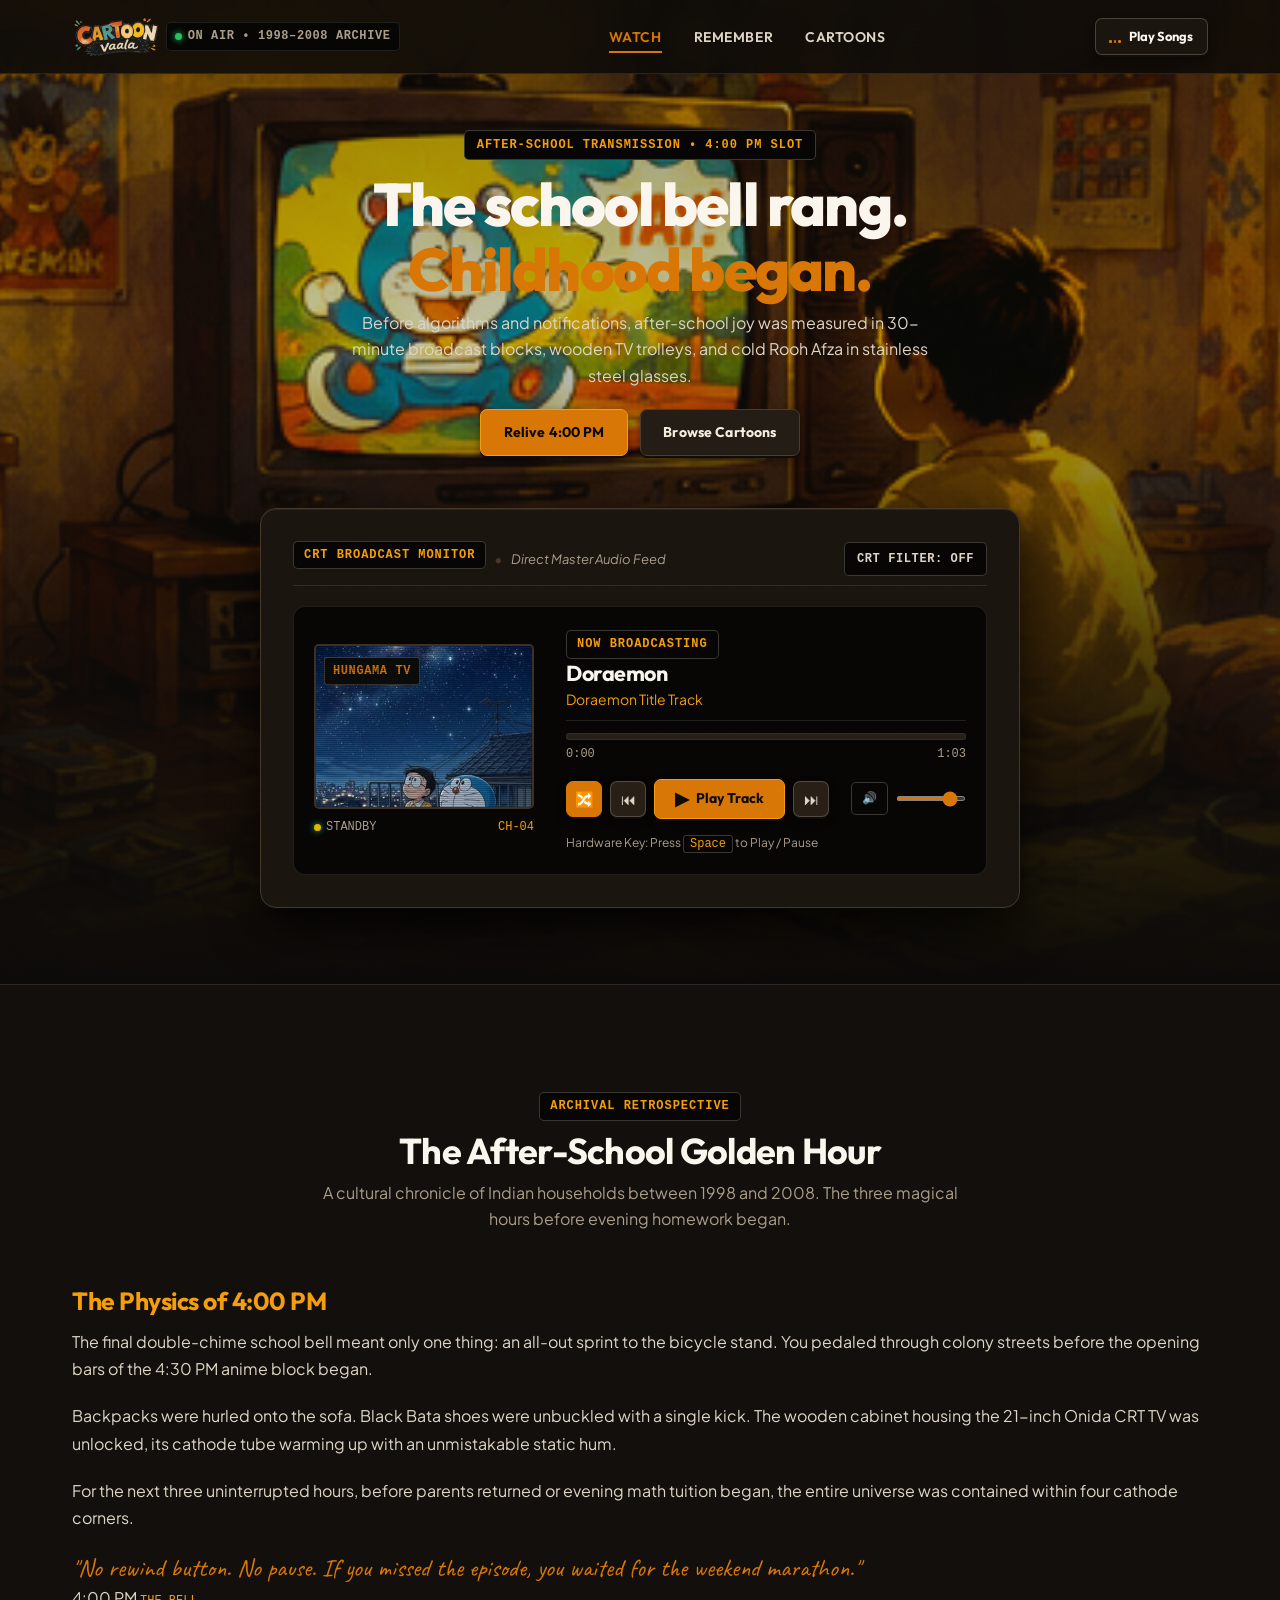
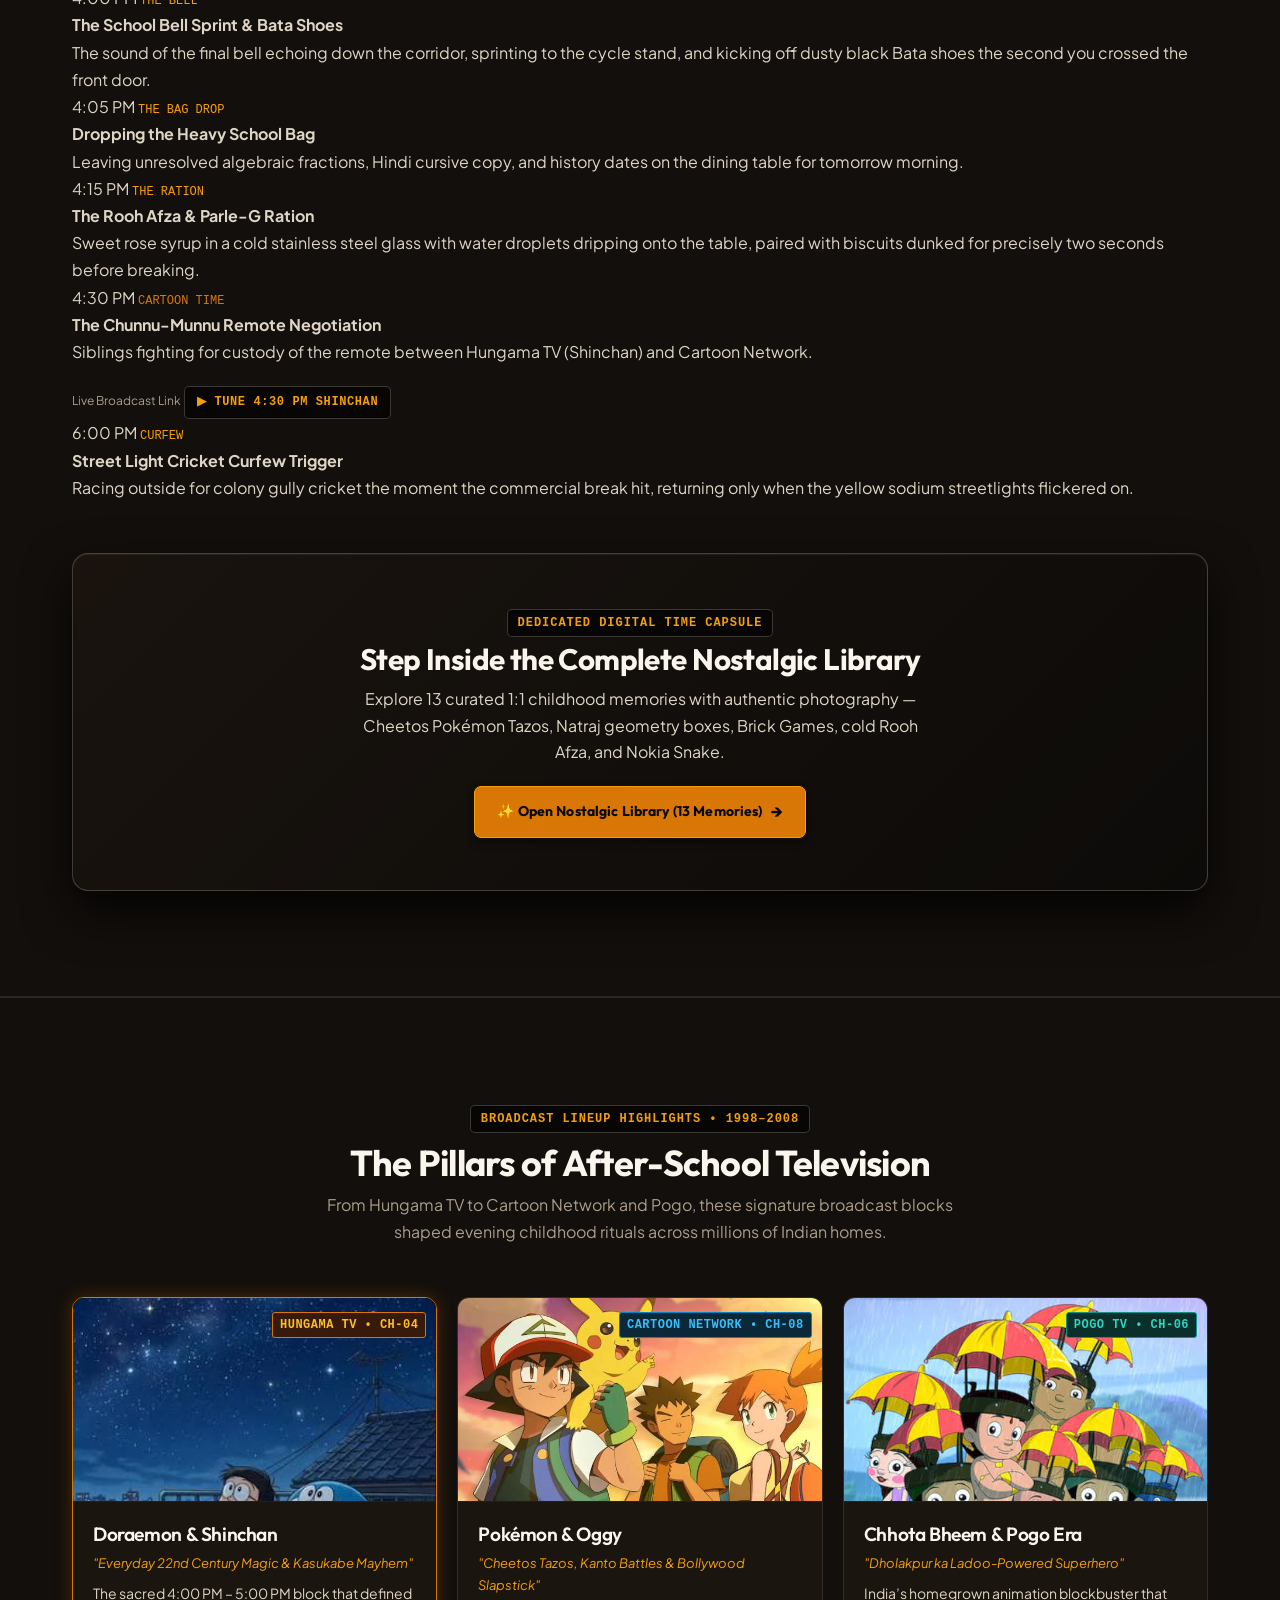
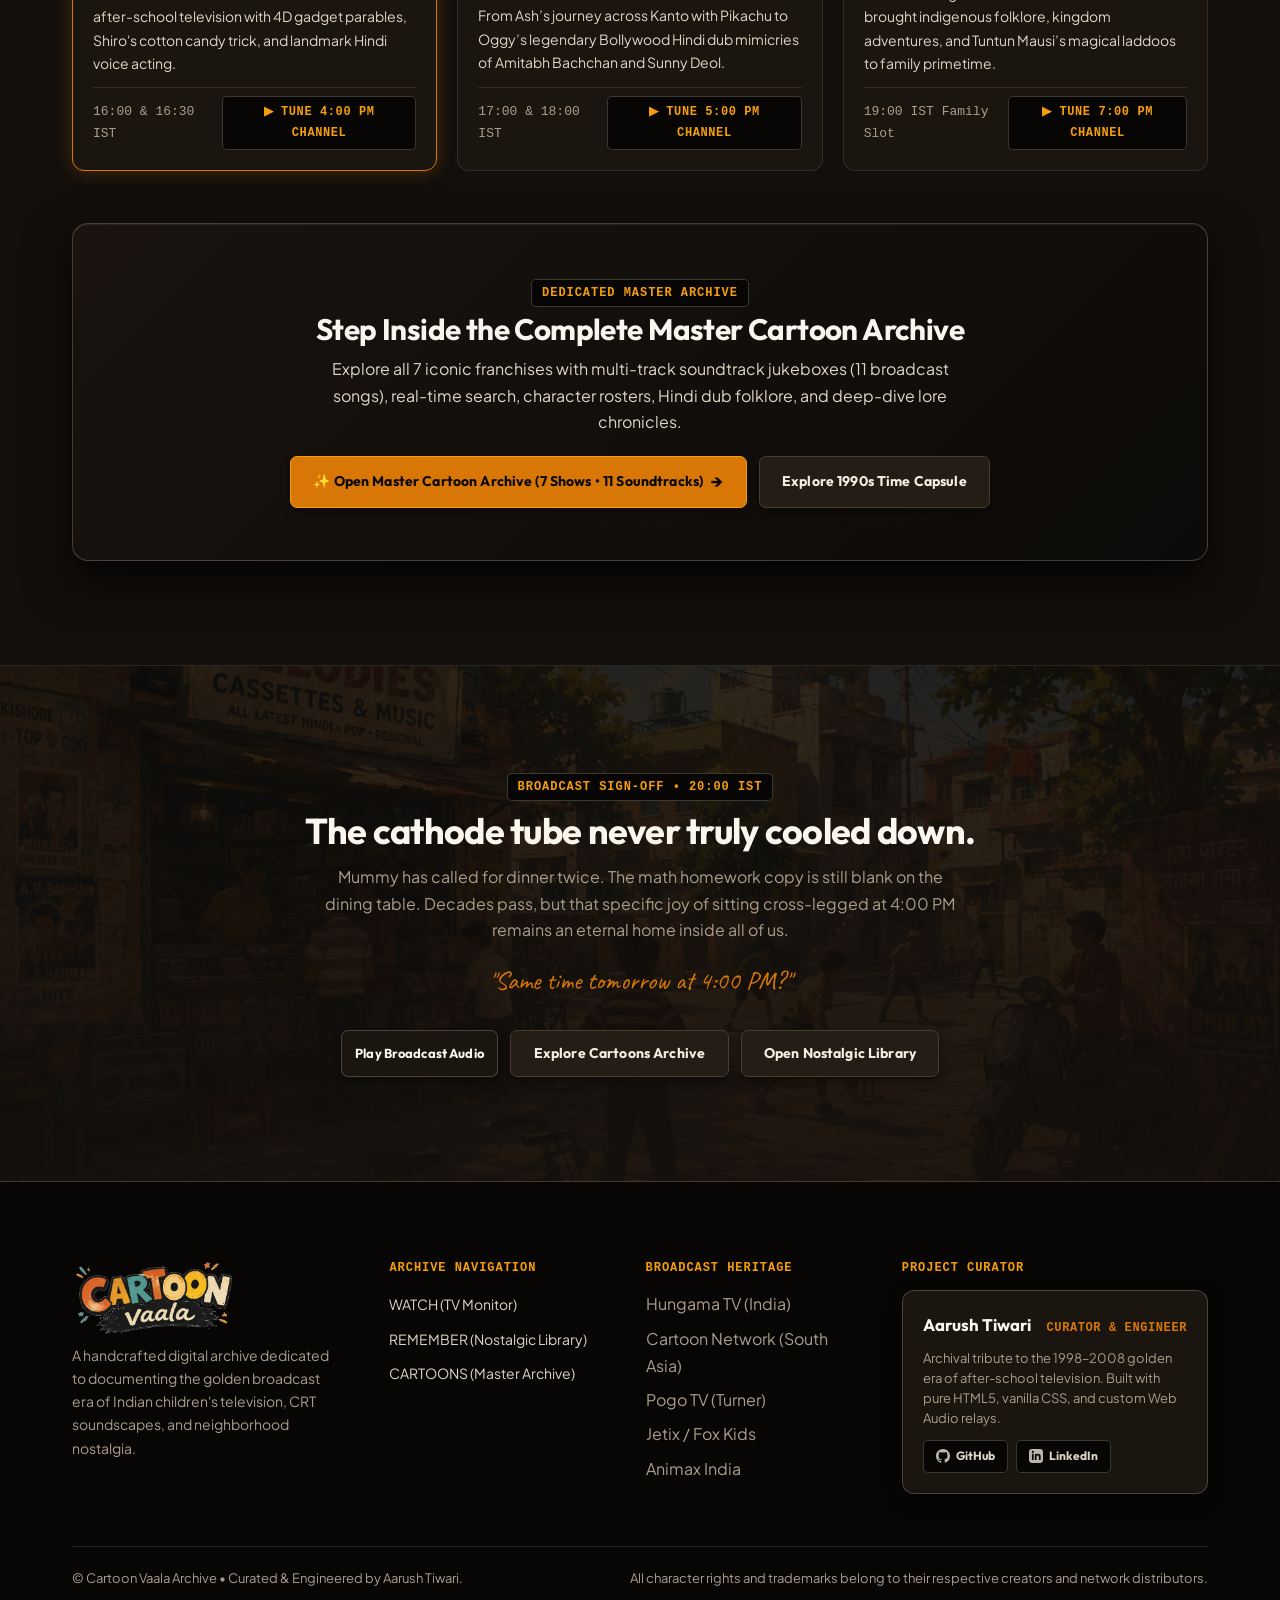
<file: index.html>
<!DOCTYPE html>
<html lang="en">

<head>
  <meta charset="UTF-8">
  <meta name="viewport" content="width=device-width, initial-scale=1.0">
  <title>Cartoon Vaala — An Archival Tribute to Indian Television's Golden Cartoon Era</title>
  <meta name="description"
    content="A handcrafted nostalgic archive commemorating the 4:00 PM golden hour, CRT televisions, Hungama TV, Cartoon Network India, and after-school cartoon memories.">

  <!-- Google Fonts: Outfit (Display), Plus Jakarta Sans (Body) & Caveat (Handwritten) -->
  <link rel="preconnect" href="https://fonts.googleapis.com">
  <link rel="preconnect" href="https://fonts.gstatic.com" crossorigin>
  <link
    href="https://fonts.googleapis.com/css2?family=Caveat:wght@600;700&family=Outfit:wght@500;600;700;800;900&family=Plus+Jakarta+Sans:wght@400;500;600;700&display=swap"
    rel="stylesheet">

  <!-- CSS Stylesheet Hierarchy -->
  <link rel="stylesheet" href="css/reset.css">
  <link rel="stylesheet" href="css/variables.css">
  <link rel="stylesheet" href="css/base.css">
  <link rel="stylesheet" href="css/layout.css">
  <link rel="stylesheet" href="css/components.css">
  <link rel="stylesheet" href="css/animations.css">
  <link rel="stylesheet" href="css/responsive.css">
</head>

<body>

  <!-- Optional CRT Scanline Overlay Filter -->
  <div class="crt-overlay" aria-hidden="true"></div>

  <!-- ========================================================================
       1. Site Header & Primary Navigation
       ======================================================================== -->
  <header class="site-header" id="header">
    <div class="container header-container">
      <div class="brand-link">
        <a href="index.html" aria-label="Cartoon Vaala Home">
          <img src="Assests/Logo.png" alt="Cartoon Vaala Archive" class="brand-logo" width="160" height="42">
        </a>
        <div class="brand-station-tag">
          <span class="status-dot-on-air" aria-hidden="true"></span>
          <span>ON AIR • 1998–2008 ARCHIVE</span>
        </div>
      </div>

      <!-- Primary Destinations: WATCH, REMEMBER, CARTOONS -->
      <nav class="site-nav" id="main-nav" aria-label="Primary Navigation">
        <ul class="nav-list">
          <li><a href="index.html" class="nav-link active">WATCH</a></li>
          <li><a href="remember.html" class="nav-link">REMEMBER</a></li>
          <li><a href="cartoons.html" class="nav-link">CARTOONS</a></li>
        </ul>
      </nav>

      <div class="header-actions">
        <!-- Live BGM Sound Controller -->
        <button class="bgm-toggle" id="bgm-btn" aria-pressed="false" title="Toggle Cartoon Music Broadcast">
          <div class="equalizer-bars" aria-hidden="true">
            <span class="eq-bar"></span>
            <span class="eq-bar"></span>
            <span class="eq-bar"></span>
          </div>
          <span class="bgm-label">Play Songs</span>
        </button>

        <!-- Mobile Hamburger Menu Button -->
        <button class="menu-toggle" id="menu-toggle" aria-expanded="false" aria-controls="main-nav"
          aria-label="Toggle navigation menu">
          <span></span>
          <span></span>
          <span></span>
        </button>
      </div>
    </div>
  </header>

  <main>
    <!-- ======================================================================
         2. WATCH — Central Television Stage & Master Receiver Console (Centered)
         ====================================================================== -->
    <section class="hero-section" id="watch" aria-label="Television Broadcast Stage">
      <!-- Unblurred childhood TV artwork backdrop -->
      <div class="hero-backdrop" aria-hidden="true"></div>

      <div class="container hero-container">
        <!-- Centered Editorial Manifesto -->
        <div class="hero-narrative-col reveal-on-scroll">
          <div class="hero-lead-badge">
            <span>AFTER-SCHOOL TRANSMISSION • 4:00 PM SLOT</span>
          </div>
          <h1 class="hero-title">
            The school bell rang. <span class="highlight-text">Childhood began.</span>
          </h1>
          <p class="hero-tagline">
            Before algorithms and notifications, after-school joy was measured in 30-minute broadcast blocks, wooden TV
            trolleys, and cold Rooh Afza in stainless steel glasses.
          </p>
          <div class="hero-actions-row">
            <a href="remember.html" class="btn btn-primary">
              Relive 4:00 PM
            </a>
            <a href="cartoons.html" class="btn btn-secondary">
              Browse Cartoons
            </a>
          </div>
        </div>

        <!-- Centered CRT TV & Audio Tuner Deck -->
        <div class="hero-player-wrap" id="nostalgic-player">
          <div class="player-chassis">
            <!-- Hardware Top Bar -->
            <div class="hero-player-topbar">
              <div class="hero-topbar-tags">
                <span class="section-tag">CRT Broadcast Monitor</span>
                <span class="hero-tag-sep">•</span>
                <span class="hero-tag-quote">Direct Master Audio Feed</span>
              </div>
              <button class="sound-btn" id="crt-toggle-btn" aria-pressed="false"
                title="Toggle Analog CRT Scanline Filter">
                CRT FILTER: OFF
              </button>
            </div>

            <div class="player-layout">
              <!-- CRT Screen & Channel Badge -->
              <div class="player-screen-col">
                <div class="player-tv-bezel crt-warmup" id="player-image-frame">
                  <img src="Images/Doremon.jpg" alt="Doraemon Broadcast Still" class="player-cartoon-image"
                    id="player-cartoon-image" width="220" height="165">
                  <div class="tv-static-layer" id="tv-static-layer" aria-hidden="true"></div>

                  <!-- Retro Indian Cable TV Color Bars Test Screen (Easter Egg) -->
                  <div class="tv-colorbars-screen" id="tv-colorbars" aria-hidden="true">
                    <div class="colorbars-bars">
                      <div class="colorbar bar-white"></div>
                      <div class="colorbar bar-yellow"></div>
                      <div class="colorbar bar-cyan"></div>
                      <div class="colorbar bar-green"></div>
                      <div class="colorbar bar-magenta"></div>
                      <div class="colorbar bar-red"></div>
                      <div class="colorbar bar-blue"></div>
                    </div>
                    <div class="colorbars-footer">
                      <div class="colorbars-message">NO SIGNAL • CABLE OPERATOR TUNING FEED</div>
                      <button class="colorbars-btn-restore" id="colorbars-restore-btn">RESTORE BROADCAST</button>
                    </div>
                  </div>

                  <div class="player-screen-badge-overlay" id="player-badge-overlay"
                    title="Channel Badge (Double-click for Cable Test Pattern)">
                    <span class="player-channel-tag" id="player-channel-badge">Hungama TV</span>
                  </div>
                  <div class="player-tv-scanlines" aria-hidden="true"></div>
                </div>
                <div class="player-tv-footer-controls">
                  <span class="player-live-badge" id="player-live-badge">
                    <span class="live-dot live-on-air-pulse" id="player-status-dot" aria-hidden="true"></span>
                    <span id="player-receiver-status">RECEIVER LOCKED</span>
                  </span>
                  <span class="text-mono" id="player-channel-code"
                    style="font-size: var(--fs-micro); color: var(--color-text-accent);">CH-04</span>
                </div>
              </div>

              <!-- Audio Console Controls -->
              <div class="player-console-col">
                <div class="player-meta-header">
                  <div class="section-tag" style="margin-bottom: 2px;">Now Broadcasting</div>
                  <h2 class="player-cartoon-title" id="player-cartoon-name">Doraemon</h2>
                  <div class="player-track-subtitle">
                    <span id="player-track-title">Doraemon Title Track</span>
                  </div>
                </div>

                <!-- Timeline Scrubber -->
                <div class="player-timeline-wrap">
                  <div class="player-scrubber-track">
                    <div class="player-scrubber-fill" id="player-progress-fill"></div>
                    <input type="range" class="player-progress-input" id="player-progress-bar" min="0" max="100"
                      value="0" step="0.1" aria-label="Seek track position">
                  </div>
                  <div class="player-time-display">
                    <span id="player-current-time">0:00</span>
                    <span id="player-duration">0:00</span>
                  </div>
                </div>

                <!-- Hardware Transport Buttons -->
                <div class="player-main-controls">
                  <div class="player-btn-group">
                    <button class="player-btn-secondary active" id="player-shuffle-btn"
                      title="Toggle Non-Repeating Shuffle" aria-pressed="true" aria-label="Toggle Shuffle">
                      🔀
                    </button>
                    <button class="player-btn-secondary" id="player-prev-btn" title="Previous Track"
                      aria-label="Previous Track">
                      ⏮
                    </button>
                    <button class="player-btn-play" id="player-play-pause-btn" aria-label="Play Broadcast">
                      <span style="font-size:1.1rem; line-height:1;">▶</span>
                      <span>Play Track</span>
                    </button>
                    <button class="player-btn-secondary" id="player-next-btn" title="Next Track"
                      aria-label="Next Track">
                      ⏭
                    </button>
                  </div>

                  <!-- Volume Controls -->
                  <div class="player-volume-control">
                    <button class="sound-btn" id="player-volume-btn" title="Mute Volume" aria-label="Mute or Unmute"
                      style="padding: 0.35rem 0.6rem;">
                      🔊
                    </button>
                    <input type="range" class="player-volume-slider" id="player-volume-slider" min="0" max="1"
                      step="0.05" value="0.85" aria-label="Master Volume">
                  </div>
                </div>

                <div class="text-subtle" style="font-size: var(--fs-micro); margin-top: 6px;">
                  <span>Hardware Key: Press <kbd
                      style="background: var(--color-surface-sunken); padding: 1px 6px; border-radius: 3px; border: 1px solid var(--color-border-defined); color: var(--color-text-accent);">Space</kbd>
                    to Play / Pause</span>
                </div>
              </div>
            </div>
          </div>
        </div>
      </div>
    </section>

    <!-- ======================================================================
         3. REMEMBER — The 4:00 PM Golden Hour & Nostalgic Library Portal
         ====================================================================== -->
    <section class="section section-spacious section-alt" id="remember" aria-label="The 4:00 PM Golden Hour Memories">
      <div class="container">
        <div class="section-header text-center">
          <div class="section-tag">Archival Retrospective</div>
          <h2 class="section-title">The After-School Golden Hour</h2>
          <p class="section-desc">
            A cultural chronicle of Indian households between 1998 and 2008. The three magical hours before evening homework began.
          </p>
        </div>

        <div class="narrative-grid">
          <!-- Left Column: Core Narrative Essay -->
          <div class="narrative-essay reveal-on-scroll">
            <h3 style="margin-bottom: var(--space-sm); color: var(--color-text-accent);">The Physics of 4:00 PM</h3>
            <p>
              The final double-chime school bell meant only one thing: an all-out sprint to the bicycle stand. You pedaled through colony streets before the opening bars of the 4:30 PM anime block began.
            </p>
            <p>
              Backpacks were hurled onto the sofa. Black Bata shoes were unbuckled with a single kick. The wooden cabinet housing the 21-inch Onida CRT TV was unlocked, its cathode tube warming up with an unmistakable static hum.
            </p>
            <p>
              For the next three uninterrupted hours, before parents returned or evening math tuition began, the entire universe was contained within four cathode corners.
            </p>
            <div class="text-handwritten" style="margin-top: var(--space-md);">
              "No rewind button. No pause. If you missed the episode, you waited for the weekend marathon."
            </div>
          </div>

          <!-- Right Column: Interactive Memory Stepper -->
          <div class="memory-stepper reveal-on-scroll delay-1" id="memory-stepper">
            <!-- Step 1 -->
            <div class="memory-step-node active" data-memory-step="1" tabindex="0" role="button" aria-label="4:00 PM The School Bell Sprint">
              <div class="memory-step-header">
                <span class="memory-step-time">4:00 PM</span>
                <span class="text-mono" style="font-size: var(--fs-micro); color: var(--color-text-accent);">THE BELL</span>
              </div>
              <strong class="memory-step-title">The School Bell Sprint & Bata Shoes</strong>
              <p class="memory-step-body">
                The sound of the final bell echoing down the corridor, sprinting to the cycle stand, and kicking off dusty black Bata shoes the second you crossed the front door.
              </p>
            </div>

            <!-- Step 2 -->
            <div class="memory-step-node" data-memory-step="2" tabindex="0" role="button" aria-label="4:05 PM Dropping the heavy school bag">
              <div class="memory-step-header">
                <span class="memory-step-time">4:05 PM</span>
                <span class="text-mono" style="font-size: var(--fs-micro); color: var(--color-text-accent);">THE BAG DROP</span>
              </div>
              <strong class="memory-step-title">Dropping the Heavy School Bag</strong>
              <p class="memory-step-body">
                Leaving unresolved algebraic fractions, Hindi cursive copy, and history dates on the dining table for tomorrow morning.
              </p>
            </div>

            <!-- Step 3 -->
            <div class="memory-step-node" data-memory-step="3" tabindex="0" role="button" aria-label="4:15 PM The Rooh Afza and Parle-G ration">
              <div class="memory-step-header">
                <span class="memory-step-time">4:15 PM</span>
                <span class="text-mono" style="font-size: var(--fs-micro); color: var(--color-text-accent);">THE RATION</span>
              </div>
              <strong class="memory-step-title">The Rooh Afza & Parle-G Ration</strong>
              <p class="memory-step-body">
                Sweet rose syrup in a cold stainless steel glass with water droplets dripping onto the table, paired with biscuits dunked for precisely two seconds before breaking.
              </p>
            </div>

            <!-- Step 4: Live Broadcast Link -->
            <div class="memory-step-node" data-memory-step="4" tabindex="0" role="button" aria-label="4:30 PM The remote fight">
              <div class="memory-step-header">
                <span class="memory-step-time">4:30 PM</span>
                <span class="text-mono" style="font-size: var(--fs-micro); color: var(--color-action-primary);">CARTOON TIME</span>
              </div>
              <strong class="memory-step-title">The Chunnu-Munnu Remote Negotiation</strong>
              <p class="memory-step-body">
                Siblings fighting for custody of the remote between Hungama TV (Shinchan) and Cartoon Network. 
              </p>
              <div class="memory-step-action">
                <span class="text-subtle" style="font-size: var(--fs-micro);">Live Broadcast Link</span>
                <button class="btn-tune" data-cartoon="Shinchan" data-track-id="shinchan-1" aria-label="Tune 4:30 PM Shinchan broadcast">
                  ▶ Tune 4:30 PM Shinchan
                </button>
              </div>
            </div>

            <!-- Step 5 -->
            <div class="memory-step-node" data-memory-step="5" tabindex="0" role="button" aria-label="6:00 PM Streetlight cricket curfew">
              <div class="memory-step-header">
                <span class="memory-step-time">6:00 PM</span>
                <span class="text-mono" style="font-size: var(--fs-micro); color: var(--color-text-accent);">CURFEW</span>
              </div>
              <strong class="memory-step-title">Street Light Cricket Curfew Trigger</strong>
              <p class="memory-step-body">
                Racing outside for colony gully cricket the moment the commercial break hit, returning only when the yellow sodium streetlights flickered on.
              </p>
            </div>
          </div>
        </div>

        <!-- Dedicated Portal Card to Photographic Time Capsule on remember.html -->
        <div class="reveal-on-scroll" style="margin-top: var(--space-xl); background: linear-gradient(135deg, rgba(26, 20, 15, 0.95) 0%, rgba(13, 11, 9, 0.98) 100%); border: 1px solid var(--color-border-defined); border-radius: var(--radius-bezel); padding: var(--space-xl); text-align: center; box-shadow: var(--shadow-chassis);">
          <div class="section-tag" style="margin-bottom: var(--space-2xs);">Dedicated Digital Time Capsule</div>
          <h3 style="font-size: clamp(1.4rem, 4vw, 1.85rem); margin-bottom: var(--space-xs); color: var(--color-text-heading);">
            Step Inside the Complete Nostalgic Library
          </h3>
          <p style="max-width: 580px; margin: 0 auto var(--space-md); color: var(--color-text-body); font-size: var(--fs-body); line-height: 1.65;">
            Explore 13 curated 1:1 childhood memories with authentic photography — Cheetos Pokémon Tazos, Natraj geometry boxes, Brick Games, cold Rooh Afza, and Nokia Snake.
          </p>
          <a href="remember.html" class="btn btn-primary" style="display: inline-flex; align-items: center; gap: 8px;">
            <span>✨ Open Nostalgic Library (13 Memories)</span>
            <span style="font-size: 1.1rem;">→</span>
          </a>
        </div>

      </div>
    </section>

    <!-- ======================================================================
         4. CARTOONS — Curated Broadcast Highlights & Archive Gateway
         ====================================================================== -->
    <section class="section section-spacious section-alt" id="cartoons" aria-label="Curated Cartoon Highlights">
      <div class="container">
        <div class="section-header text-center">
          <div class="section-tag">Broadcast Lineup Highlights • 1998–2008</div>
          <h2 class="section-title">The Pillars of After-School Television</h2>
          <p class="section-desc">
            From Hungama TV to Cartoon Network and Pogo, these signature broadcast blocks shaped evening childhood rituals across millions of Indian homes.
          </p>
        </div>

        <!-- Curated 3-Network Highlight Cards -->
        <div class="asymmetric-cards-grid reveal-on-scroll" style="margin-bottom: var(--space-xl);">
          
          <!-- Highlight 1: Hungama TV -->
          <article class="showcase-card" data-network="hungama" data-cartoon="Doremon">
            <div class="showcase-media">
              <img src="Images/Doremon.jpg" alt="Doraemon and Nobita" width="380" height="214" loading="lazy">
              <div class="showcase-channel-tag">
                <span class="channel-pill hungama">Hungama TV • CH-04</span>
              </div>
            </div>
            <div class="showcase-body">
              <h4 class="showcase-title">Doraemon & Shinchan</h4>
              <div class="showcase-tagline">"Everyday 22nd Century Magic & Kasukabe Mayhem"</div>
              <p class="showcase-desc">
                The sacred 4:00 PM – 5:00 PM block that defined after-school television with 4D gadget parables, Shiro's cotton candy trick, and landmark Hindi voice acting.
              </p>
              <div class="showcase-footer">
                <span class="text-mono">16:00 & 16:30 IST</span>
                <button class="btn-tune" data-cartoon="Doremon" data-track-id="doremon-1">▶ Tune 4:00 PM Channel</button>
              </div>
            </div>
          </article>

          <!-- Highlight 2: Cartoon Network -->
          <article class="showcase-card" data-network="cn" data-cartoon="Pokemon">
            <div class="showcase-media">
              <img src="Images/Pokemon.jpg" alt="Ash Ketchum and Pikachu" width="380" height="214" loading="lazy">
              <div class="showcase-channel-tag">
                <span class="channel-pill cn">Cartoon Network • CH-08</span>
              </div>
            </div>
            <div class="showcase-body">
              <h4 class="showcase-title">Pokémon & Oggy</h4>
              <div class="showcase-tagline">"Cheetos Tazos, Kanto Battles & Bollywood Slapstick"</div>
              <p class="showcase-desc">
                From Ash’s journey across Kanto with Pikachu to Oggy’s legendary Bollywood Hindi dub mimicries of Amitabh Bachchan and Sunny Deol.
              </p>
              <div class="showcase-footer">
                <span class="text-mono">17:00 & 18:00 IST</span>
                <button class="btn-tune" data-cartoon="Pokemon" data-track-id="pokemon-1">▶ Tune 5:00 PM Channel</button>
              </div>
            </div>
          </article>

          <!-- Highlight 3: Pogo TV -->
          <article class="showcase-card" data-network="pogo" data-cartoon="Bheem">
            <div class="showcase-media">
              <img src="Images/Bheem.jpg" alt="Chhota Bheem in Dholakpur" width="380" height="214" loading="lazy">
              <div class="showcase-channel-tag">
                <span class="channel-pill pogo">Pogo TV • CH-06</span>
              </div>
            </div>
            <div class="showcase-body">
              <h4 class="showcase-title">Chhota Bheem & Pogo Era</h4>
              <div class="showcase-tagline">"Dholakpur ka Ladoo-Powered Superhero"</div>
              <p class="showcase-desc">
                India’s homegrown animation blockbuster that brought indigenous folklore, kingdom adventures, and Tuntun Mausi’s magical laddoos to family primetime.
              </p>
              <div class="showcase-footer">
                <span class="text-mono">19:00 IST Family Slot</span>
                <button class="btn-tune" data-cartoon="Bheem" data-track-id="bheem-1">▶ Tune 7:00 PM Channel</button>
              </div>
            </div>
          </article>

        </div>

        <!-- Dedicated Master Portal Card Gateway to cartoons.html -->
        <div class="reveal-on-scroll" style="background: linear-gradient(135deg, rgba(26, 20, 15, 0.95) 0%, rgba(13, 11, 9, 0.98) 100%); border: 1px solid var(--color-border-defined); border-radius: var(--radius-bezel); padding: var(--space-xl); text-align: center; box-shadow: var(--shadow-chassis);">
          <div class="section-tag" style="margin-bottom: var(--space-2xs);">Dedicated Master Archive</div>
          <h3 style="font-size: clamp(1.4rem, 4vw, 1.85rem); margin-bottom: var(--space-xs); color: var(--color-text-heading);">
            Step Inside the Complete Master Cartoon Archive
          </h3>
          <p style="max-width: 620px; margin: 0 auto var(--space-md); color: var(--color-text-body); font-size: var(--fs-body); line-height: 1.65;">
            Explore all 7 iconic franchises with multi-track soundtrack jukeboxes (11 broadcast songs), real-time search, character rosters, Hindi dub folklore, and deep-dive lore chronicles.
          </p>
          <div style="display: flex; gap: var(--space-sm); justify-content: center; flex-wrap: wrap;">
            <a href="cartoons.html" class="btn btn-primary" style="display: inline-flex; align-items: center; gap: 8px;">
              <span>✨ Open Master Cartoon Archive (7 Shows • 11 Soundtracks)</span>
              <span style="font-size: 1.1rem;">→</span>
            </a>
            <a href="remember.html" class="btn btn-secondary" style="display: inline-flex; align-items: center; gap: 6px;">
              <span>Explore 1990s Time Capsule</span>
            </a>
          </div>
        </div>

      </div>
    </section>

    <!-- ======================================================================
         5. Archival Closing Reflection & Broadcast Sign-Off
         ====================================================================== -->
    <section class="section section-spacious" id="closing" aria-label="Closing Reflection & Sign-Off">
      <div class="container" style="text-align: center;">
        <div class="section-tag" style="margin-bottom: var(--space-xs);">BROADCAST SIGN-OFF • 20:00 IST</div>
        <h2 style="font-size: var(--fs-h2); max-width: 760px; margin: 0 auto var(--space-sm);">
          The cathode tube never truly cooled down.
        </h2>
        <p class="lead" style="max-width: 640px; margin: 0 auto var(--space-md); color: var(--color-text-subtle);">
          Mummy has called for dinner twice. The math homework copy is still blank on the dining table. Decades pass,
          but that specific joy of sitting cross-legged at 4:00 PM remains an eternal home inside all of us.
        </p>
        <div class="text-handwritten"
          style="font-size: 1.6rem; margin-bottom: var(--space-lg); color: var(--color-action-primary);">
          "Same time tomorrow at 4:00 PM?"
        </div>
        <div style="display: flex; gap: var(--space-sm); justify-content: center; flex-wrap: wrap;">
          <button class="btn btn-primary bgm-toggle" aria-pressed="false">
            <span>Play Broadcast Audio</span>
          </button>
          <a href="cartoons.html" class="btn btn-secondary">
            <span>Explore Cartoons Archive</span>
          </a>
          <a href="remember.html" class="btn btn-secondary">
            <span>Open Nostalgic Library</span>
          </a>
        </div>
      </div>
    </section>
  </main>

  <!-- ========================================================================
       6. Premium & Professional Footer with Curator Colophon
       ======================================================================== -->
  <footer class="site-footer">
    <div class="container">
      <div class="footer-grid">
        <!-- Archive Mission Brand -->
        <div class="footer-brand">
          <img src="Assests/Logo.png" alt="Cartoon Vaala Archive" width="160" height="42"
            style="margin-bottom: var(--space-xs);">
          <p>
            A handcrafted digital archive dedicated to documenting the golden broadcast era of Indian children's
            television, CRT soundscapes, and neighborhood nostalgia.
          </p>
        </div>

        <!-- Quick Navigation -->
        <div>
          <div class="footer-col-title">Archive Navigation</div>
          <ul class="footer-list">
            <li><a href="index.html">WATCH (TV Monitor)</a></li>
            <li><a href="remember.html">REMEMBER (Nostalgic Library)</a></li>
            <li><a href="cartoons.html">CARTOONS (Master Archive)</a></li>
          </ul>
        </div>

        <!-- Networks -->
        <div>
          <div class="footer-col-title">Broadcast Heritage</div>
          <ul class="footer-list">
            <li><span class="text-subtle">Hungama TV (India)</span></li>
            <li><span class="text-subtle">Cartoon Network (South Asia)</span></li>
            <li><span class="text-subtle">Pogo TV (Turner)</span></li>
            <li><span class="text-subtle">Jetix / Fox Kids</span></li>
            <li><span class="text-subtle">Animax India</span></li>
          </ul>
        </div>

        <!-- Professional Curator Colophon Card -->
        <div class="footer-curator-col">
          <div class="footer-col-title">Project Curator</div>
          <div class="footer-curator-card">
            <div class="footer-curator-header">
              <span class="curator-name">Aarush Tiwari</span>
              <span class="curator-role">Curator & Engineer</span>
            </div>
            <p class="footer-curator-bio">
              Archival tribute to the 1998–2008 golden era of after-school television. Built with pure HTML5, vanilla
              CSS, and custom Web Audio relays.
            </p>
            <div class="footer-curator-links">
              <a href="https://github.com/aarushtiwari297" target="_blank" rel="noopener noreferrer"
                class="curator-badge-link" aria-label="Aarush Tiwari on GitHub">
                <svg width="14" height="14" viewBox="0 0 24 24" fill="currentColor" aria-hidden="true">
                  <path
                    d="M12 0C5.37 0 0 5.37 0 12c0 5.31 3.435 9.795 8.205 11.385.6.105.825-.255.825-.57 0-.285-.015-1.23-.015-2.235-3.015.555-3.795-.735-4.035-1.41-.135-.345-.72-1.41-1.23-1.695-.42-.225-1.02-.78-.015-.795.945-.015 1.62.87 1.845 1.23 1.08 1.815 2.805 1.305 3.495.99.105-.78.42-1.305.765-1.605-2.67-.3-5.46-1.335-5.46-5.925 0-1.305.465-2.385 1.23-3.225-.12-.3-.54-1.53.12-3.18 0 0 1.005-.315 3.3 1.23.96-.27 1.98-.405 3-.405s2.04.135 3 .405c2.295-1.56 3.3-1.23 3.3-1.23.66 1.65.24 2.88.12 3.18.765.84 1.23 1.905 1.23 3.225 0 4.605-2.805 5.625-5.475 5.925.435.375.81 1.095.81 2.22 0 1.605-.015 2.895-.015 3.3 0 .315.225.69.825.57A12.02 12.02 0 0024 12c0-6.63-5.37-12-12-12z" />
                </svg>
                <span>GitHub</span>
              </a>
              <a href="https://www.linkedin.com/in/aarush-tiwari-a03587366?utm_source=share_via&utm_content=profile&utm_medium=member_android"
                target="_blank" rel="noopener noreferrer" class="curator-badge-link"
                aria-label="Aarush Tiwari on LinkedIn">
                <svg width="14" height="14" viewBox="0 0 24 24" fill="currentColor" aria-hidden="true">
                  <path
                    d="M19 0h-14c-2.761 0-5 2.239-5 5v14c0 2.761 2.239 5 5 5h14c2.762 0 5-2.239 5-5v-14c0-2.761-2.238-5-5-5zm-11 19h-3v-11h3v11zm-1.5-12.268c-.966 0-1.75-.79-1.75-1.764s.784-1.764 1.75-1.764 1.75.79 1.75 1.764-.783 1.764-1.75 1.764zm13.5 12.268h-3v-5.604c0-3.368-4-3.113-4 0v5.604h-3v-11h3v1.765c1.396-2.586 7-2.777 7 2.476v6.759z" />
                </svg>
                <span>LinkedIn</span>
              </a>
            </div>
          </div>
        </div>
      </div>

      <div class="footer-bottom">
        <div>
          © Cartoon Vaala Archive • Curated & Engineered by Aarush Tiwari.
        </div>
        <div class="text-subtle">
          All character rights and trademarks belong to their respective creators and network distributors.
        </div>
      </div>
    </div>
  </footer>

  <!-- Persistent Floating Bottom-Center Broadcast Mini-Player -->
  <aside class="persistent-broadcast-pill" id="broadcast-pill" aria-label="Live Broadcast Radio Mini Player">
    <div class="broadcast-pill-live">
      <span class="live-dot live-on-air-pulse" aria-hidden="true"></span>
      <span id="pill-status-text">ON AIR</span>
    </div>
    <div class="broadcast-pill-info">
      <div class="broadcast-pill-title" id="pill-track-title">Doraemon Title Track</div>
      <div class="broadcast-pill-meta" id="pill-channel-tag">CH-04 • HUNGAMA TV</div>
    </div>
    <button class="player-btn-secondary" id="pill-play-pause-btn" aria-label="Toggle Playback"
      style="width:30px; height:30px; font-size:0.75rem; border-radius:50%;">
      ▶
    </button>
  </aside>

  <!-- Master JavaScript Architecture -->
  <script src="js/tracks.js"></script>
  <script src="js/player.js"></script>
  <script src="js/main.js"></script>
</body>

</html>
</file>
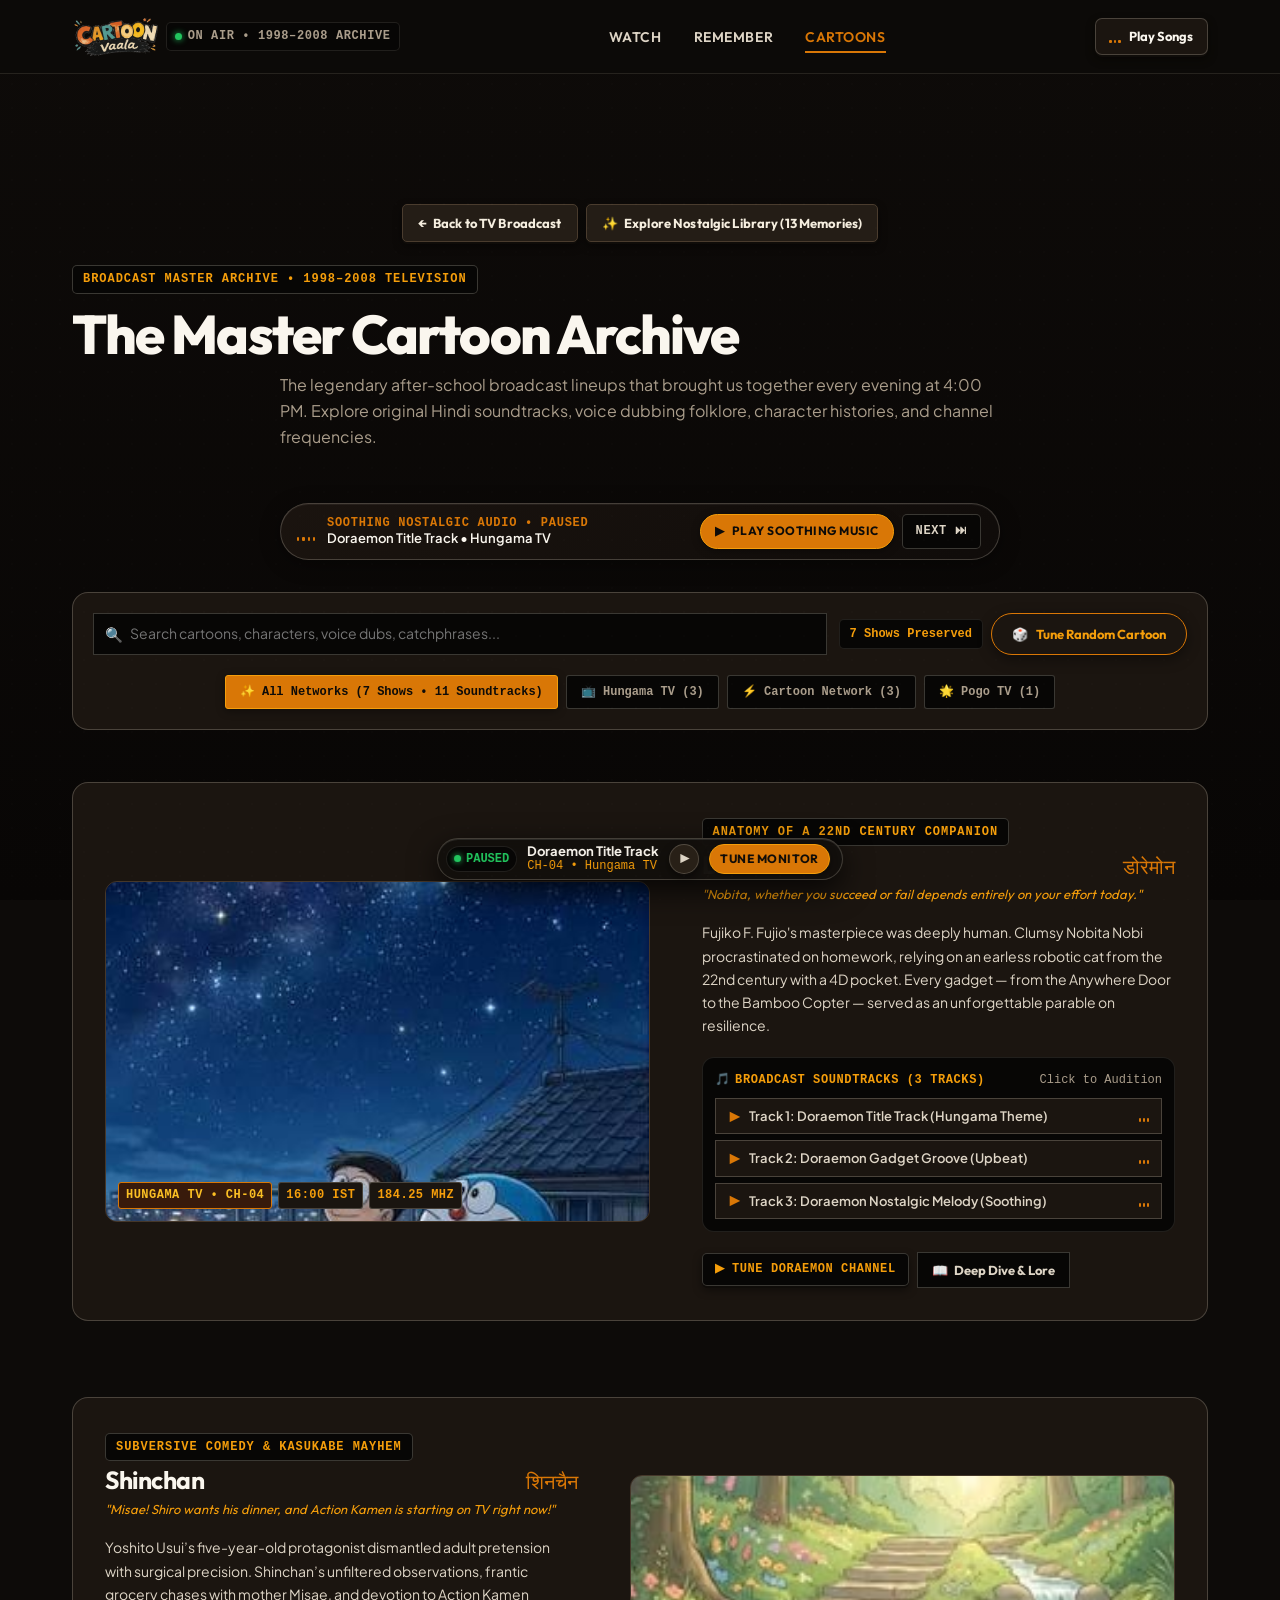
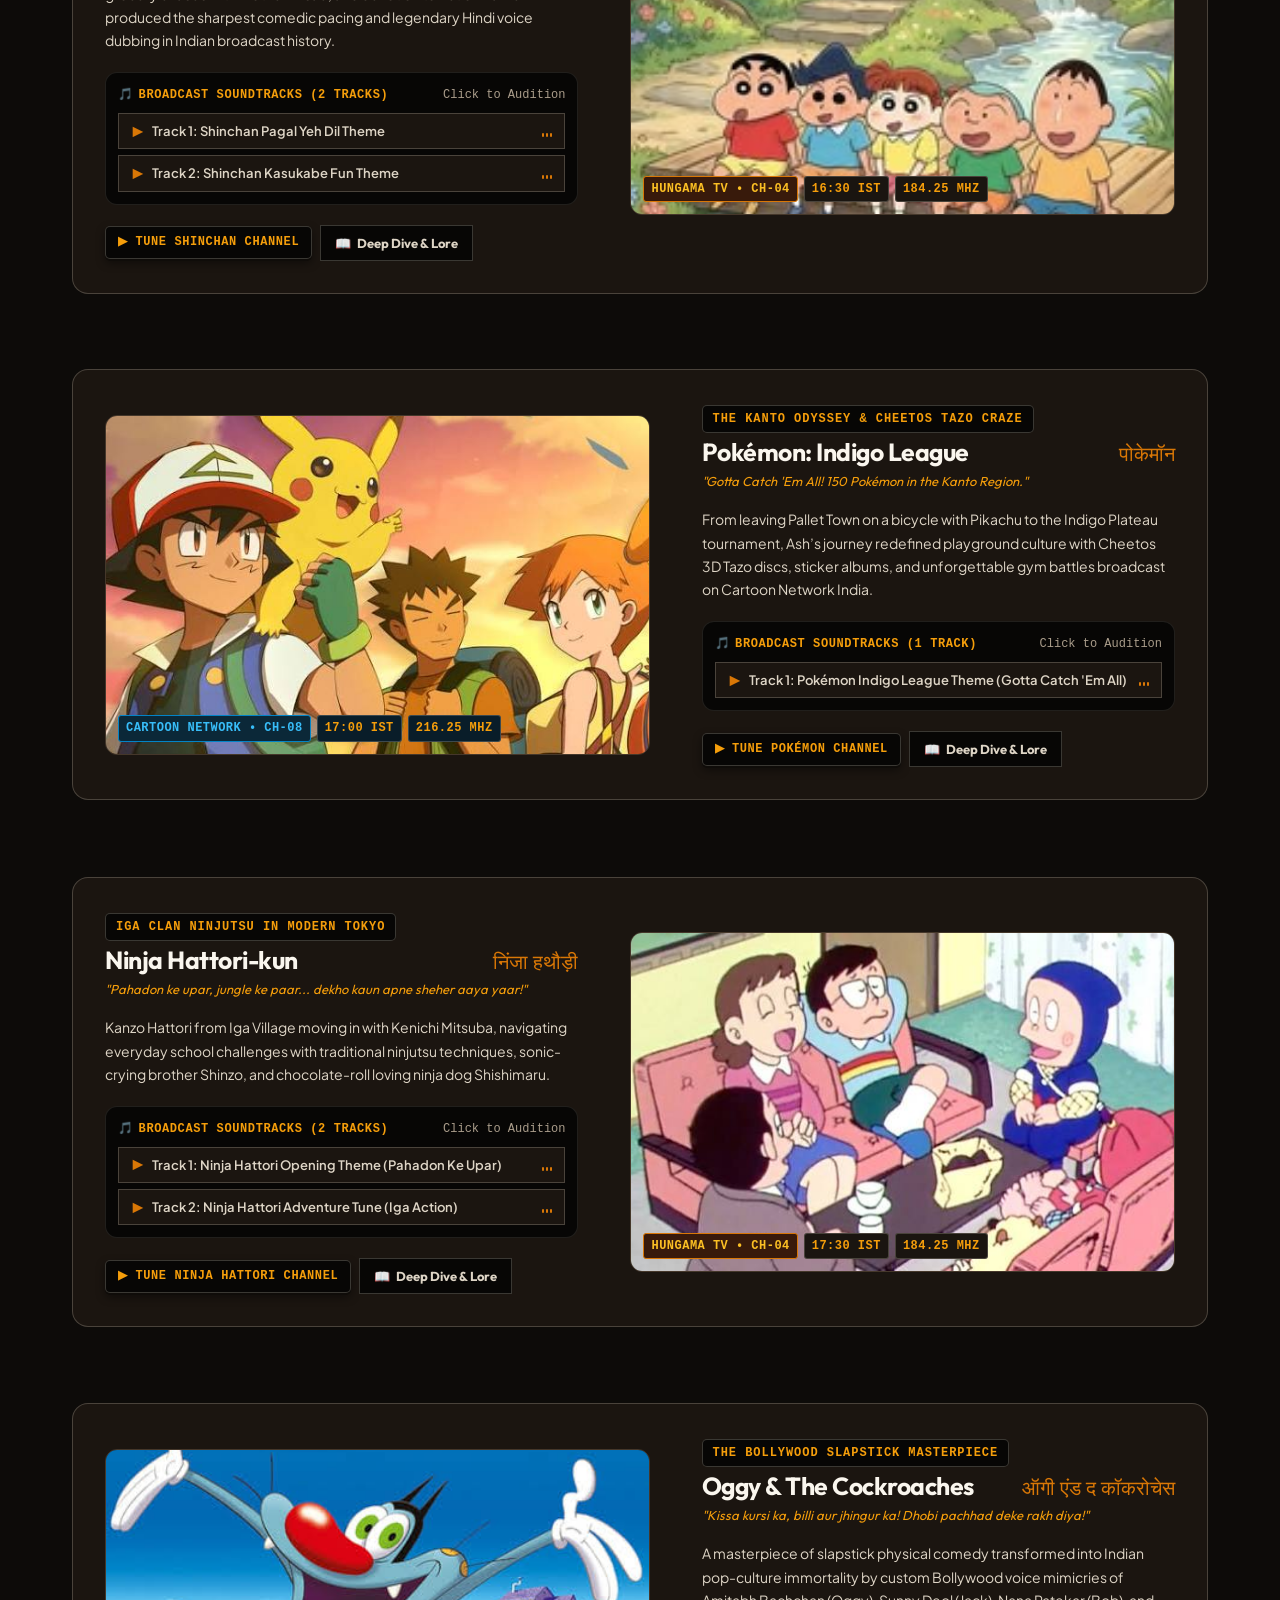
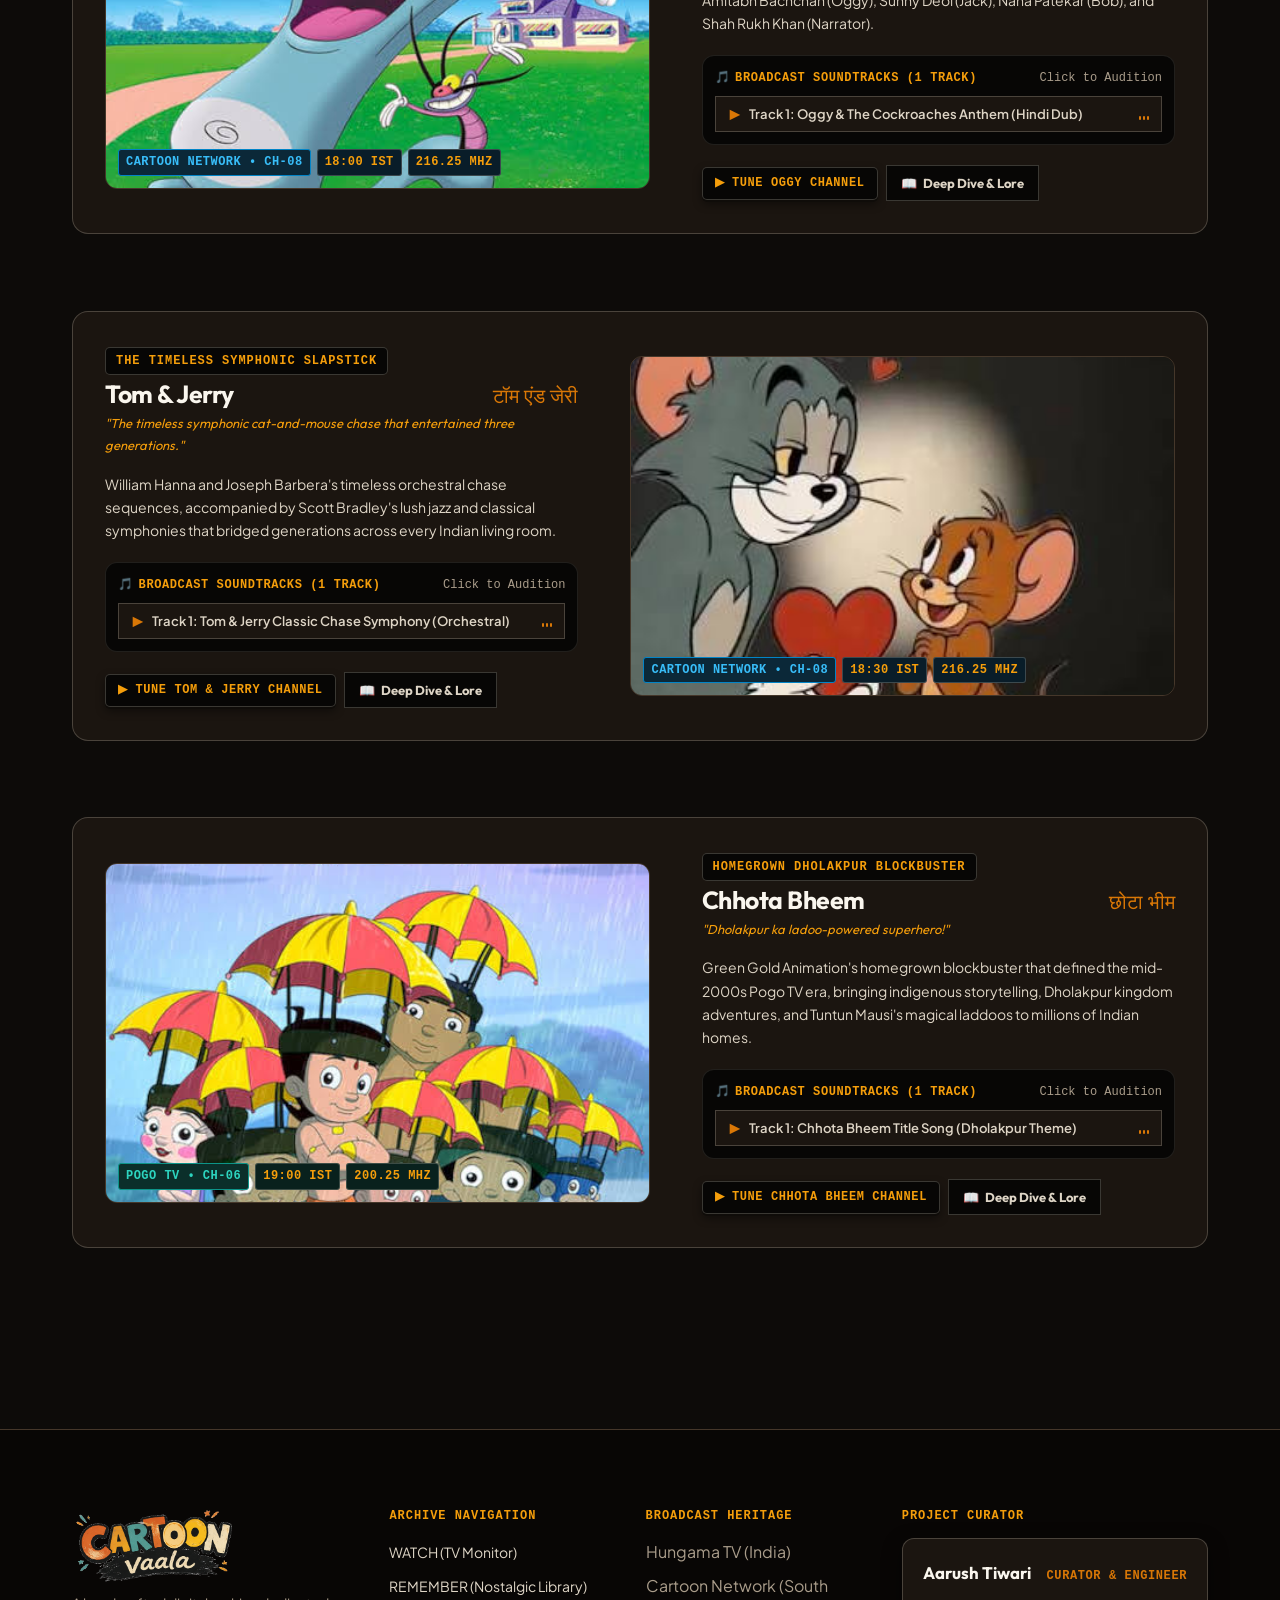
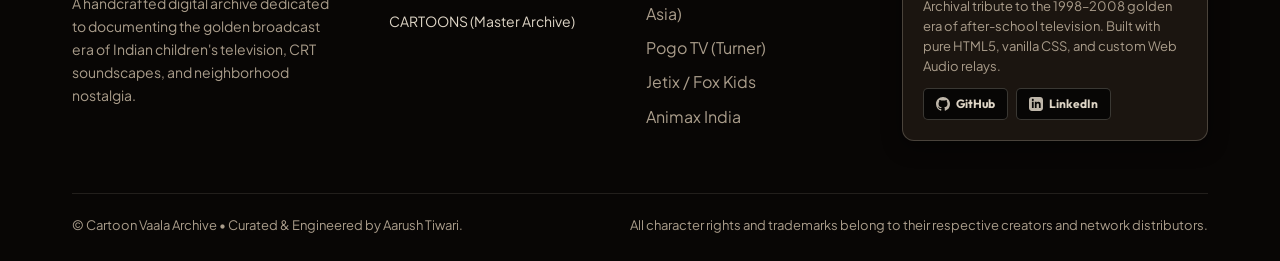
<file: cartoons.html>
<!DOCTYPE html>
<html lang="en">
<head>
  <meta charset="UTF-8">
  <meta name="viewport" content="width=device-width, initial-scale=1.0">
  <title>Master Cartoon Archive — 1998–2008 Television Broadcasts & Soundtracks | Cartoon Vaala</title>
  <meta name="description" content="A curated digital archive of the iconic 1998–2008 after-school cartoons in India. Explore Doraemon, Shinchan, Pokémon, Ninja Hattori, Oggy, Tom & Jerry, and Chhota Bheem with original Hindi soundtracks, dubbing folklore, and character lore.">
  
  <!-- Google Fonts: Outfit (Display), Plus Jakarta Sans (Body) & Caveat (Handwritten) -->
  <link rel="preconnect" href="https://fonts.googleapis.com">
  <link rel="preconnect" href="https://fonts.gstatic.com" crossorigin>
  <link href="https://fonts.googleapis.com/css2?family=Caveat:wght@600;700&family=Outfit:wght@500;600;700;800;900&family=Plus+Jakarta+Sans:wght@400;500;600;700&display=swap" rel="stylesheet">
  
  <!-- CSS Stylesheet Hierarchy -->
  <link rel="stylesheet" href="css/reset.css">
  <link rel="stylesheet" href="css/variables.css">
  <link rel="stylesheet" href="css/base.css">
  <link rel="stylesheet" href="css/layout.css">
  <link rel="stylesheet" href="css/components.css">
  <link rel="stylesheet" href="css/animations.css">
  <link rel="stylesheet" href="css/responsive.css">
</head>
<body>

  <!-- Optional CRT Scanline Overlay Filter -->
  <div class="crt-overlay" aria-hidden="true"></div>

  <!-- ========================================================================
       1. Site Header & Primary Navigation
       ======================================================================== -->
  <header class="site-header" id="header">
    <div class="container header-container">
      <div class="brand-link">
        <a href="index.html" aria-label="Cartoon Vaala Home">
          <img src="Assests/Logo.png" alt="Cartoon Vaala Archive" class="brand-logo" width="160" height="42">
        </a>
        <div class="brand-station-tag">
          <span class="status-dot-on-air" aria-hidden="true"></span>
          <span>ON AIR • 1998–2008 ARCHIVE</span>
        </div>
      </div>

      <!-- Primary Destinations: WATCH, REMEMBER, CARTOONS (Active) -->
      <nav class="site-nav" id="main-nav" aria-label="Primary Navigation">
        <ul class="nav-list">
          <li><a href="index.html" class="nav-link">WATCH</a></li>
          <li><a href="remember.html" class="nav-link">REMEMBER</a></li>
          <li><a href="cartoons.html" class="nav-link active">CARTOONS</a></li>
        </ul>
      </nav>

      <div class="header-actions">
        <!-- Live BGM Sound Controller -->
        <button class="bgm-toggle" id="bgm-btn" aria-pressed="false" title="Toggle Cartoon Music Broadcast">
          <div class="equalizer-bars" aria-hidden="true">
            <span class="eq-bar"></span>
            <span class="eq-bar"></span>
            <span class="eq-bar"></span>
          </div>
          <span class="bgm-label">Play Songs</span>
        </button>

        <!-- Mobile Hamburger Menu Button -->
        <button class="menu-toggle" id="menu-toggle" aria-expanded="false" aria-controls="main-nav" aria-label="Toggle navigation menu">
          <span></span>
          <span></span>
          <span></span>
        </button>
      </div>
    </div>
  </header>

  <main style="padding-top: calc(76px + var(--space-xl)); padding-bottom: var(--space-3xl);">
    <!-- ======================================================================
         MASTER CARTOON ARCHIVE — Complete Broadcast Lineup & Soundtracks
         ====================================================================== -->
    <section class="section" id="cartoons-master" aria-label="Master Cartoon Archive">
      <div class="container">
        
        <!-- Header & Breadcrumbs -->
        <div class="text-center cartoons-archive-header-wrap reveal-on-scroll">
          <div style="margin-bottom: var(--space-md); display: flex; gap: 8px; justify-content: center; flex-wrap: wrap;">
            <a href="index.html" class="btn btn-secondary btn-sm" style="display: inline-flex; align-items: center; gap: 6px;">
              <span>←</span>
              <span>Back to TV Broadcast</span>
            </a>
            <a href="remember.html" class="btn btn-secondary btn-sm" style="display: inline-flex; align-items: center; gap: 6px;">
              <span>✨</span>
              <span>Explore Nostalgic Library (13 Memories)</span>
            </a>
          </div>
          <div class="section-tag">Broadcast Master Archive • 1998–2008 Television</div>
          <h1 class="section-title" style="font-size: clamp(2.2rem, 5vw, 3.4rem); margin-top: var(--space-2xs);">
            The Master Cartoon Archive
          </h1>
          <p class="section-desc" style="max-width: 720px; margin: 0 auto;">
            The legendary after-school broadcast lineups that brought us together every evening at 4:00 PM. Explore original Hindi soundtracks, voice dubbing folklore, character histories, and channel frequencies.
          </p>
        </div>

        <!-- Ambient Broadcast Audio Control Bar -->
        <div class="library-ambient-soundbar reveal-on-scroll" id="ambient-soundbar" role="region" aria-label="Master Broadcast Soundbar">
          <div class="ambient-soundbar-left">
            <div class="ambient-eq-wrap" aria-hidden="true">
              <span class="ambient-eq-bar"></span>
              <span class="ambient-eq-bar"></span>
              <span class="ambient-eq-bar"></span>
              <span class="ambient-eq-bar"></span>
            </div>
            <div class="ambient-soundbar-text">
              <span class="ambient-soundbar-status" id="ambient-status-text">MASTER ARCHIVE SOUNDTRACK • STANDBY</span>
              <span class="ambient-soundbar-track" id="ambient-track-title">Doraemon Title Track • Hungama TV (CH-04)</span>
            </div>
          </div>
          <div class="ambient-soundbar-actions">
            <button class="ambient-audio-toggle-btn" id="ambient-audio-toggle" aria-pressed="false" aria-label="Toggle broadcast music">
              <span class="ambient-btn-icon" id="ambient-toggle-icon">▶</span>
              <span class="ambient-btn-label" id="ambient-toggle-label">Play Soundtrack</span>
            </button>
            <button class="sound-btn" id="ambient-audio-next" aria-label="Next broadcast track" style="padding: 0.4rem 0.8rem; font-size: var(--fs-micro);">
              Next ⏭
            </button>
          </div>
        </div>

        <!-- Discovery Controls: Network Filter + Realtime Search + Random Action -->
        <div class="cartoons-discovery-controls reveal-on-scroll">
          <div class="cartoons-top-controls-row">
            <!-- Search Bar -->
            <div class="cartoon-search-bar">
              <span class="cartoon-search-icon" aria-hidden="true">🔍</span>
              <input type="text" class="cartoon-search-input" id="cartoon-search-input" placeholder="Search cartoons, characters, voice dubs, catchphrases..." aria-label="Search master cartoon archive">
              <button class="cartoon-search-clear" id="cartoon-search-clear" aria-label="Clear search query">&times;</button>
            </div>

            <!-- Quick Random Cartoon Action -->
            <div style="display: flex; gap: 8px; align-items: center;">
              <span class="cartoons-count-badge" id="cartoons-count-badge">7 Shows Preserved</span>
              <button class="btn-random-discovery" id="btn-random-cartoon" aria-label="Tune a random cartoon and soundtrack">
                <span>🎲</span>
                <span>Tune Random Cartoon</span>
              </button>
            </div>
          </div>

          <!-- Network Filter Tabs -->
          <div class="library-filter-bar" role="tablist" aria-label="Filter Cartoons by Network" style="margin-bottom: 0;">
            <button class="cartoon-filter-tab filter-tab active" data-filter="all" role="tab" aria-selected="true">
              <span>✨ All Networks (7 Shows • 11 Soundtracks)</span>
            </button>
            <button class="cartoon-filter-tab filter-tab" data-filter="hungama" role="tab" aria-selected="false">
              <span>📺 Hungama TV (3)</span>
            </button>
            <button class="cartoon-filter-tab filter-tab" data-filter="cn" role="tab" aria-selected="false">
              <span>⚡ Cartoon Network (3)</span>
            </button>
            <button class="cartoon-filter-tab filter-tab" data-filter="pogo" role="tab" aria-selected="false">
              <span>🌟 Pogo TV (1)</span>
            </button>
          </div>
        </div>

        <!-- Master Cartoon Showcases Container -->
        <div class="cartoons-showcase-grid" id="cartoons-showcase-container">
          
          <!-- 1. Doraemon -->
          <article class="cartoon-archive-card reveal-on-scroll" data-network="hungama" data-cartoon="Doremon" data-cartoon-id="doremon" data-search-text="Doraemon Nobita Shizuka Gian Suneo Dekisugi Hungama TV 22nd Century Anywhere Door Bamboo Copter Sonal Kaushal">
            <div class="cartoon-card-media">
              <img src="Images/Doremon.jpg" alt="Doraemon and Nobita" width="600" height="375" loading="lazy">
              <div class="cartoon-card-meta-badge">
                <span class="channel-pill hungama">Hungama TV • CH-04</span>
                <span class="channel-pill" style="background:#1a1510; border:1px solid var(--color-border-defined); color:var(--color-text-accent);">16:00 IST</span>
                <span class="channel-pill" style="background:#1a1510; border:1px solid var(--color-border-defined); color:var(--color-text-accent);">184.25 MHz</span>
              </div>
            </div>
            <div class="cartoon-card-content">
              <div class="cartoon-card-header">
                <div class="section-tag" style="margin-bottom: 4px;">Anatomy of a 22nd Century Companion</div>
                <div class="cartoon-card-title-row">
                  <h2 class="cartoon-card-title">Doraemon</h2>
                  <span class="text-handwritten" style="font-size: 1.25rem; color: var(--color-action-primary);">डोरेमोन</span>
                </div>
                <div class="cartoon-card-tagline">"Nobita, whether you succeed or fail depends entirely on your effort today."</div>
              </div>
              <p class="cartoon-card-synopsis">
                Fujiko F. Fujio's masterpiece was deeply human. Clumsy Nobita Nobi procrastinated on homework, relying on an earless robotic cat from the 22nd century with a 4D pocket. Every gadget — from the Anywhere Door to the Bamboo Copter — served as an unforgettable parable on resilience.
              </p>

              <!-- Multi-Track Jukebox -->
              <div class="cartoon-tracks-box">
                <div class="cartoon-tracks-box-header">
                  <span class="cartoon-tracks-title">
                    <span>🎵</span>
                    <span>Broadcast Soundtracks (3 Tracks)</span>
                  </span>
                  <span class="text-mono" style="font-size: var(--fs-micro); color: var(--color-text-subtle);">Click to Audition</span>
                </div>
                <div class="cartoon-tracks-list">
                  <button class="track-pill-btn" data-track-id="doremon-1" aria-label="Play Doraemon Title Track">
                    <div class="track-pill-left">
                      <span class="track-pill-icon">▶</span>
                      <span class="track-pill-title">Track 1: Doraemon Title Track (Hungama Theme)</span>
                    </div>
                    <div class="track-pill-eq" aria-hidden="true"><span></span><span></span><span></span></div>
                  </button>
                  <button class="track-pill-btn" data-track-id="doremon-2" aria-label="Play Doraemon Gadget Groove">
                    <div class="track-pill-left">
                      <span class="track-pill-icon">▶</span>
                      <span class="track-pill-title">Track 2: Doraemon Gadget Groove (Upbeat)</span>
                    </div>
                    <div class="track-pill-eq" aria-hidden="true"><span></span><span></span><span></span></div>
                  </button>
                  <button class="track-pill-btn" data-track-id="doremon-3" aria-label="Play Doraemon Nostalgic Melody">
                    <div class="track-pill-left">
                      <span class="track-pill-icon">▶</span>
                      <span class="track-pill-title">Track 3: Doraemon Nostalgic Melody (Soothing)</span>
                    </div>
                    <div class="track-pill-eq" aria-hidden="true"><span></span><span></span><span></span></div>
                  </button>
                </div>
              </div>

              <!-- Action Bar -->
              <div class="cartoon-card-actions">
                <button class="btn btn-primary btn-sm btn-tune" data-cartoon="Doremon" data-track-id="doremon-1">
                  ▶ Tune Doraemon Channel
                </button>
                <button class="btn-deep-dive" data-cartoon-id="doremon" aria-label="Open Doraemon lore and character details">
                  <span>📖</span>
                  <span>Deep Dive & Lore</span>
                </button>
              </div>
            </div>
          </article>

          <!-- 2. Shinchan -->
          <article class="cartoon-archive-card reversed reveal-on-scroll" data-network="hungama" data-cartoon="Shinchan" data-cartoon-id="shinchan" data-search-text="Shinchan Shinnosuke Nohara Misae Hiroshi Himawari Shiro Kasukabe Defense Force Kazama Nene Masao Bo-chan Hungama TV Action Kamen Chocobi Akanksha Sharma">
            <div class="cartoon-card-content">
              <div class="cartoon-card-header">
                <div class="section-tag" style="margin-bottom: 4px;">Subversive Comedy & Kasukabe Mayhem</div>
                <div class="cartoon-card-title-row">
                  <h2 class="cartoon-card-title">Shinchan</h2>
                  <span class="text-handwritten" style="font-size: 1.25rem; color: var(--color-action-primary);">शिनचैन</span>
                </div>
                <div class="cartoon-card-tagline">"Misae! Shiro wants his dinner, and Action Kamen is starting on TV right now!"</div>
              </div>
              <p class="cartoon-card-synopsis">
                Yoshito Usui’s five-year-old protagonist dismantled adult pretension with surgical precision. Shinchan’s unfiltered observations, frantic grocery chases with mother Misae, and devotion to Action Kamen produced the sharpest comedic pacing and legendary Hindi voice dubbing in Indian broadcast history.
              </p>

              <!-- Multi-Track Jukebox -->
              <div class="cartoon-tracks-box">
                <div class="cartoon-tracks-box-header">
                  <span class="cartoon-tracks-title">
                    <span>🎵</span>
                    <span>Broadcast Soundtracks (2 Tracks)</span>
                  </span>
                  <span class="text-mono" style="font-size: var(--fs-micro); color: var(--color-text-subtle);">Click to Audition</span>
                </div>
                <div class="cartoon-tracks-list">
                  <button class="track-pill-btn" data-track-id="shinchan-1" aria-label="Play Shinchan Pagal Yeh Dil Theme">
                    <div class="track-pill-left">
                      <span class="track-pill-icon">▶</span>
                      <span class="track-pill-title">Track 1: Shinchan Pagal Yeh Dil Theme</span>
                    </div>
                    <div class="track-pill-eq" aria-hidden="true"><span></span><span></span><span></span></div>
                  </button>
                  <button class="track-pill-btn" data-track-id="shinchan-2" aria-label="Play Shinchan Kasukabe Fun Theme">
                    <div class="track-pill-left">
                      <span class="track-pill-icon">▶</span>
                      <span class="track-pill-title">Track 2: Shinchan Kasukabe Fun Theme</span>
                    </div>
                    <div class="track-pill-eq" aria-hidden="true"><span></span><span></span><span></span></div>
                  </button>
                </div>
              </div>

              <!-- Action Bar -->
              <div class="cartoon-card-actions">
                <button class="btn btn-primary btn-sm btn-tune" data-cartoon="Shinchan" data-track-id="shinchan-1">
                  ▶ Tune Shinchan Channel
                </button>
                <button class="btn-deep-dive" data-cartoon-id="shinchan" aria-label="Open Shinchan lore and character details">
                  <span>📖</span>
                  <span>Deep Dive & Lore</span>
                </button>
              </div>
            </div>
            <div class="cartoon-card-media">
              <img src="Images/Shinchan.jpg" alt="Shinnosuke Nohara" width="600" height="375" loading="lazy">
              <div class="cartoon-card-meta-badge">
                <span class="channel-pill hungama">Hungama TV • CH-04</span>
                <span class="channel-pill" style="background:#1a1510; border:1px solid var(--color-border-defined); color:var(--color-text-accent);">16:30 IST</span>
                <span class="channel-pill" style="background:#1a1510; border:1px solid var(--color-border-defined); color:var(--color-text-accent);">184.25 MHz</span>
              </div>
            </div>
          </article>

          <!-- 3. Pokémon Indigo League -->
          <article class="cartoon-archive-card reveal-on-scroll" data-network="cn" data-cartoon="Pokemon" data-cartoon-id="pokemon" data-search-text="Pokemon Pokémon Ash Ketchum Pikachu Misty Brock Team Rocket Jessie James Meowth Cartoon Network Cheetos Tazos Kanto Indigo League">
            <div class="cartoon-card-media">
              <img src="Images/Pokemon.jpg" alt="Ash Ketchum and Pikachu" width="600" height="375" loading="lazy">
              <div class="cartoon-card-meta-badge">
                <span class="channel-pill cn">Cartoon Network • CH-08</span>
                <span class="channel-pill" style="background:#091d29; border:1px solid var(--color-border-defined); color:var(--color-text-accent);">17:00 IST</span>
                <span class="channel-pill" style="background:#091d29; border:1px solid var(--color-border-defined); color:var(--color-text-accent);">216.25 MHz</span>
              </div>
            </div>
            <div class="cartoon-card-content">
              <div class="cartoon-card-header">
                <div class="section-tag" style="margin-bottom: 4px;">The Kanto Odyssey & Cheetos Tazo Craze</div>
                <div class="cartoon-card-title-row">
                  <h2 class="cartoon-card-title">Pokémon: Indigo League</h2>
                  <span class="text-handwritten" style="font-size: 1.25rem; color: var(--color-action-primary);">पोकेमॉन</span>
                </div>
                <div class="cartoon-card-tagline">"Gotta Catch 'Em All! 150 Pokémon in the Kanto Region."</div>
              </div>
              <p class="cartoon-card-synopsis">
                From leaving Pallet Town on a bicycle with Pikachu to the Indigo Plateau tournament, Ash’s journey redefined playground culture with Cheetos 3D Tazo discs, sticker albums, and unforgettable gym battles broadcast on Cartoon Network India.
              </p>

              <!-- Multi-Track Jukebox -->
              <div class="cartoon-tracks-box">
                <div class="cartoon-tracks-box-header">
                  <span class="cartoon-tracks-title">
                    <span>🎵</span>
                    <span>Broadcast Soundtracks (1 Track)</span>
                  </span>
                  <span class="text-mono" style="font-size: var(--fs-micro); color: var(--color-text-subtle);">Click to Audition</span>
                </div>
                <div class="cartoon-tracks-list">
                  <button class="track-pill-btn" data-track-id="pokemon-1" aria-label="Play Pokémon Indigo League Theme">
                    <div class="track-pill-left">
                      <span class="track-pill-icon">▶</span>
                      <span class="track-pill-title">Track 1: Pokémon Indigo League Theme (Gotta Catch 'Em All)</span>
                    </div>
                    <div class="track-pill-eq" aria-hidden="true"><span></span><span></span><span></span></div>
                  </button>
                </div>
              </div>

              <!-- Action Bar -->
              <div class="cartoon-card-actions">
                <button class="btn btn-primary btn-sm btn-tune" data-cartoon="Pokemon" data-track-id="pokemon-1">
                  ▶ Tune Pokémon Channel
                </button>
                <button class="btn-deep-dive" data-cartoon-id="pokemon" aria-label="Open Pokémon lore and character details">
                  <span>📖</span>
                  <span>Deep Dive & Lore</span>
                </button>
              </div>
            </div>
          </article>

          <!-- 4. Ninja Hattori -->
          <article class="cartoon-archive-card reversed reveal-on-scroll" data-network="hungama" data-cartoon="NinjaHathori" data-cartoon-id="ninjahathori" data-search-text="Ninja Hattori Kanzo Hattori Shinzo Shishimaru Kenichi Kemumaki Kagechiyo Iga Koga Ding Ding Ding Hungama TV">
            <div class="cartoon-card-content">
              <div class="cartoon-card-header">
                <div class="section-tag" style="margin-bottom: 4px;">Iga Clan Ninjutsu in Modern Tokyo</div>
                <div class="cartoon-card-title-row">
                  <h2 class="cartoon-card-title">Ninja Hattori-kun</h2>
                  <span class="text-handwritten" style="font-size: 1.25rem; color: var(--color-action-primary);">निंजा हथौड़ी</span>
                </div>
                <div class="cartoon-card-tagline">"Pahadon ke upar, jungle ke paar... dekho kaun apne sheher aaya yaar!"</div>
              </div>
              <p class="cartoon-card-synopsis">
                Kanzo Hattori from Iga Village moving in with Kenichi Mitsuba, navigating everyday school challenges with traditional ninjutsu techniques, sonic-crying brother Shinzo, and chocolate-roll loving ninja dog Shishimaru.
              </p>

              <!-- Multi-Track Jukebox -->
              <div class="cartoon-tracks-box">
                <div class="cartoon-tracks-box-header">
                  <span class="cartoon-tracks-title">
                    <span>🎵</span>
                    <span>Broadcast Soundtracks (2 Tracks)</span>
                  </span>
                  <span class="text-mono" style="font-size: var(--fs-micro); color: var(--color-text-subtle);">Click to Audition</span>
                </div>
                <div class="cartoon-tracks-list">
                  <button class="track-pill-btn" data-track-id="ninjahathori-1" aria-label="Play Ninja Hattori Opening Theme">
                    <div class="track-pill-left">
                      <span class="track-pill-icon">▶</span>
                      <span class="track-pill-title">Track 1: Ninja Hattori Opening Theme (Pahadon Ke Upar)</span>
                    </div>
                    <div class="track-pill-eq" aria-hidden="true"><span></span><span></span><span></span></div>
                  </button>
                  <button class="track-pill-btn" data-track-id="ninjahathori-2" aria-label="Play Ninja Hattori Adventure Tune">
                    <div class="track-pill-left">
                      <span class="track-pill-icon">▶</span>
                      <span class="track-pill-title">Track 2: Ninja Hattori Adventure Tune (Iga Action)</span>
                    </div>
                    <div class="track-pill-eq" aria-hidden="true"><span></span><span></span><span></span></div>
                  </button>
                </div>
              </div>

              <!-- Action Bar -->
              <div class="cartoon-card-actions">
                <button class="btn btn-primary btn-sm btn-tune" data-cartoon="NinjaHathori" data-track-id="ninjahathori-1">
                  ▶ Tune Ninja Hattori Channel
                </button>
                <button class="btn-deep-dive" data-cartoon-id="ninjahathori" aria-label="Open Ninja Hattori lore and character details">
                  <span>📖</span>
                  <span>Deep Dive & Lore</span>
                </button>
              </div>
            </div>
            <div class="cartoon-card-media">
              <img src="Images/NinjaHathori.jpg" alt="Ninja Hattori and Kenichi" width="600" height="375" loading="lazy">
              <div class="cartoon-card-meta-badge">
                <span class="channel-pill hungama">Hungama TV • CH-04</span>
                <span class="channel-pill" style="background:#1a1510; border:1px solid var(--color-border-defined); color:var(--color-text-accent);">17:30 IST</span>
                <span class="channel-pill" style="background:#1a1510; border:1px solid var(--color-border-defined); color:var(--color-text-accent);">184.25 MHz</span>
              </div>
            </div>
          </article>

          <!-- 5. Oggy and the Cockroaches -->
          <article class="cartoon-archive-card reveal-on-scroll" data-network="cn" data-cartoon="Oggy" data-cartoon-id="oggy" data-search-text="Oggy and the Cockroaches Jack Bob Joey Marky Dee Dee Saurav Chakraborty Amitabh Bachchan Sunny Deol Nana Patekar Shah Rukh Khan Cartoon Network">
            <div class="cartoon-card-media">
              <img src="Images/Oggy.jpg" alt="Oggy and Jack" width="600" height="375" loading="lazy">
              <div class="cartoon-card-meta-badge">
                <span class="channel-pill cn">Cartoon Network • CH-08</span>
                <span class="channel-pill" style="background:#091d29; border:1px solid var(--color-border-defined); color:var(--color-text-accent);">18:00 IST</span>
                <span class="channel-pill" style="background:#091d29; border:1px solid var(--color-border-defined); color:var(--color-text-accent);">216.25 MHz</span>
              </div>
            </div>
            <div class="cartoon-card-content">
              <div class="cartoon-card-header">
                <div class="section-tag" style="margin-bottom: 4px;">The Bollywood Slapstick Masterpiece</div>
                <div class="cartoon-card-title-row">
                  <h2 class="cartoon-card-title">Oggy & The Cockroaches</h2>
                  <span class="text-handwritten" style="font-size: 1.25rem; color: var(--color-action-primary);">ऑगी एंड द कॉकरोचेस</span>
                </div>
                <div class="cartoon-card-tagline">"Kissa kursi ka, billi aur jhingur ka! Dhobi pachhad deke rakh diya!"</div>
              </div>
              <p class="cartoon-card-synopsis">
                A masterpiece of slapstick physical comedy transformed into Indian pop-culture immortality by custom Bollywood voice mimicries of Amitabh Bachchan (Oggy), Sunny Deol (Jack), Nana Patekar (Bob), and Shah Rukh Khan (Narrator).
              </p>

              <!-- Multi-Track Jukebox -->
              <div class="cartoon-tracks-box">
                <div class="cartoon-tracks-box-header">
                  <span class="cartoon-tracks-title">
                    <span>🎵</span>
                    <span>Broadcast Soundtracks (1 Track)</span>
                  </span>
                  <span class="text-mono" style="font-size: var(--fs-micro); color: var(--color-text-subtle);">Click to Audition</span>
                </div>
                <div class="cartoon-tracks-list">
                  <button class="track-pill-btn" data-track-id="oggy-1" aria-label="Play Oggy and the Cockroaches Anthem">
                    <div class="track-pill-left">
                      <span class="track-pill-icon">▶</span>
                      <span class="track-pill-title">Track 1: Oggy & The Cockroaches Anthem (Hindi Dub)</span>
                    </div>
                    <div class="track-pill-eq" aria-hidden="true"><span></span><span></span><span></span></div>
                  </button>
                </div>
              </div>

              <!-- Action Bar -->
              <div class="cartoon-card-actions">
                <button class="btn btn-primary btn-sm btn-tune" data-cartoon="Oggy" data-track-id="oggy-1">
                  ▶ Tune Oggy Channel
                </button>
                <button class="btn-deep-dive" data-cartoon-id="oggy" aria-label="Open Oggy lore and character details">
                  <span>📖</span>
                  <span>Deep Dive & Lore</span>
                </button>
              </div>
            </div>
          </article>

          <!-- 6. Tom & Jerry -->
          <article class="cartoon-archive-card reversed reveal-on-scroll" data-network="cn" data-cartoon="Tom&Jerry" data-cartoon-id="tomjerry" data-search-text="Tom and Jerry Thomas Jerome Spike Tyke Nibbles Mammy Two Shoes Cartoon Network Scott Bradley Hanna Barbera">
            <div class="cartoon-card-content">
              <div class="cartoon-card-header">
                <div class="section-tag" style="margin-bottom: 4px;">The Timeless Symphonic Slapstick</div>
                <div class="cartoon-card-title-row">
                  <h2 class="cartoon-card-title">Tom & Jerry</h2>
                  <span class="text-handwritten" style="font-size: 1.25rem; color: var(--color-action-primary);">टॉम एंड जेरी</span>
                </div>
                <div class="cartoon-card-tagline">"The timeless symphonic cat-and-mouse chase that entertained three generations."</div>
              </div>
              <p class="cartoon-card-synopsis">
                William Hanna and Joseph Barbera's timeless orchestral chase sequences, accompanied by Scott Bradley's lush jazz and classical symphonies that bridged generations across every Indian living room.
              </p>

              <!-- Multi-Track Jukebox -->
              <div class="cartoon-tracks-box">
                <div class="cartoon-tracks-box-header">
                  <span class="cartoon-tracks-title">
                    <span>🎵</span>
                    <span>Broadcast Soundtracks (1 Track)</span>
                  </span>
                  <span class="text-mono" style="font-size: var(--fs-micro); color: var(--color-text-subtle);">Click to Audition</span>
                </div>
                <div class="cartoon-tracks-list">
                  <button class="track-pill-btn" data-track-id="tomjerry-1" aria-label="Play Tom and Jerry Classic Chase Symphony">
                    <div class="track-pill-left">
                      <span class="track-pill-icon">▶</span>
                      <span class="track-pill-title">Track 1: Tom & Jerry Classic Chase Symphony (Orchestral)</span>
                    </div>
                    <div class="track-pill-eq" aria-hidden="true"><span></span><span></span><span></span></div>
                  </button>
                </div>
              </div>

              <!-- Action Bar -->
              <div class="cartoon-card-actions">
                <button class="btn btn-primary btn-sm btn-tune" data-cartoon="Tom&Jerry" data-track-id="tomjerry-1">
                  ▶ Tune Tom & Jerry Channel
                </button>
                <button class="btn-deep-dive" data-cartoon-id="tomjerry" aria-label="Open Tom & Jerry lore and character details">
                  <span>📖</span>
                  <span>Deep Dive & Lore</span>
                </button>
              </div>
            </div>
            <div class="cartoon-card-media">
              <img src="Images/Tom&Jerry.jpg" alt="Tom and Jerry Classic Chase" width="600" height="375" loading="lazy">
              <div class="cartoon-card-meta-badge">
                <span class="channel-pill cn">Cartoon Network • CH-08</span>
                <span class="channel-pill" style="background:#091d29; border:1px solid var(--color-border-defined); color:var(--color-text-accent);">18:30 IST</span>
                <span class="channel-pill" style="background:#091d29; border:1px solid var(--color-border-defined); color:var(--color-text-accent);">216.25 MHz</span>
              </div>
            </div>
          </article>

          <!-- 7. Chhota Bheem -->
          <article class="cartoon-archive-card reveal-on-scroll" data-network="pogo" data-cartoon="Bheem" data-cartoon-id="bheem" data-search-text="Chhota Bheem Chutki Raju Jaggu Kalia Dholu Bholu Tuntun Mausi Dholakpur Pogo TV Green Gold Rajiv Chilaka">
            <div class="cartoon-card-media">
              <img src="Images/Bheem.jpg" alt="Chhota Bheem in Dholakpur" width="600" height="375" loading="lazy">
              <div class="cartoon-card-meta-badge">
                <span class="channel-pill pogo">Pogo TV • CH-06</span>
                <span class="channel-pill" style="background:#09211d; border:1px solid var(--color-border-defined); color:var(--color-text-accent);">19:00 IST</span>
                <span class="channel-pill" style="background:#09211d; border:1px solid var(--color-border-defined); color:var(--color-text-accent);">200.25 MHz</span>
              </div>
            </div>
            <div class="cartoon-card-content">
              <div class="cartoon-card-header">
                <div class="section-tag" style="margin-bottom: 4px;">Homegrown Dholakpur Blockbuster</div>
                <div class="cartoon-card-title-row">
                  <h2 class="cartoon-card-title">Chhota Bheem</h2>
                  <span class="text-handwritten" style="font-size: 1.25rem; color: var(--color-action-primary);">छोटा भीम</span>
                </div>
                <div class="cartoon-card-tagline">"Dholakpur ka ladoo-powered superhero!"</div>
              </div>
              <p class="cartoon-card-synopsis">
                Green Gold Animation's homegrown blockbuster that defined the mid-2000s Pogo TV era, bringing indigenous storytelling, Dholakpur kingdom adventures, and Tuntun Mausi's magical laddoos to millions of Indian homes.
              </p>

              <!-- Multi-Track Jukebox -->
              <div class="cartoon-tracks-box">
                <div class="cartoon-tracks-box-header">
                  <span class="cartoon-tracks-title">
                    <span>🎵</span>
                    <span>Broadcast Soundtracks (1 Track)</span>
                  </span>
                  <span class="text-mono" style="font-size: var(--fs-micro); color: var(--color-text-subtle);">Click to Audition</span>
                </div>
                <div class="cartoon-tracks-list">
                  <button class="track-pill-btn" data-track-id="bheem-1" aria-label="Play Chhota Bheem Title Song">
                    <div class="track-pill-left">
                      <span class="track-pill-icon">▶</span>
                      <span class="track-pill-title">Track 1: Chhota Bheem Title Song (Dholakpur Theme)</span>
                    </div>
                    <div class="track-pill-eq" aria-hidden="true"><span></span><span></span><span></span></div>
                  </button>
                </div>
              </div>

              <!-- Action Bar -->
              <div class="cartoon-card-actions">
                <button class="btn btn-primary btn-sm btn-tune" data-cartoon="Bheem" data-track-id="bheem-1">
                  ▶ Tune Chhota Bheem Channel
                </button>
                <button class="btn-deep-dive" data-cartoon-id="bheem" aria-label="Open Chhota Bheem lore and character details">
                  <span>📖</span>
                  <span>Deep Dive & Lore</span>
                </button>
              </div>
            </div>
          </article>

        </div>

        <!-- Empty State Container for Zero Search Matches -->
        <div class="cartoons-empty-state" id="cartoons-empty-state" style="display: none;">
          <div style="font-size: 2.5rem; margin-bottom: 8px;">📡</div>
          <h3 style="font-size: 1.3rem; margin-bottom: 6px; color: var(--color-text-heading);">No Cartoon Transmissions Found</h3>
          <p style="font-size: var(--fs-sm); max-width: 440px; margin: 0 auto var(--space-md);">
            Try searching for another show name, iconic character (e.g. Nobita, Pikachu, Jack), or Hindi voice dub keyword.
          </p>
          <button class="btn btn-secondary btn-sm" onclick="document.getElementById('cartoon-search-clear').click();">
            Reset Filters & View All
          </button>
        </div>

      </div>
    </section>
  </main>

  <!-- ========================================================================
       Accessible Cartoon Deep-Dive Modal (Lore & Archival Viewer)
       ======================================================================== -->
  <div class="memory-modal" id="cartoon-modal" role="dialog" aria-modal="true" aria-hidden="true" aria-labelledby="modal-cartoon-title">
    <div class="memory-modal-backdrop" id="cartoon-modal-backdrop"></div>
    <div class="memory-modal-dialog" style="max-width: 820px;">
      <button class="memory-modal-close-btn" id="cartoon-modal-close" aria-label="Close cartoon modal">&times;</button>
      <div class="memory-modal-layout" style="grid-template-columns: minmax(260px, 320px) 1fr;">
        
        <!-- Visual & Channel Metadata Column -->
        <div class="memory-modal-visual-col">
          <div id="modal-cartoon-visual">
            <!-- Rendered dynamically via cartoons.js -->
          </div>
          <div style="margin-top: var(--space-sm); background: var(--color-surface-sunken); border: 1px solid var(--color-border-subtle); border-radius: var(--radius-card); padding: 10px;">
            <div class="section-tag" style="margin-bottom: 6px;">Broadcast Technicals</div>
            <div style="font-size: var(--fs-micro); font-family: var(--font-mono); color: var(--color-text-accent); line-height: 1.6;">
              <div>• Time Slot: <span id="modal-cartoon-slot" style="color:var(--color-text-heading);">16:00 IST</span></div>
              <div>• Tuner Frequency: <span id="modal-cartoon-freq" style="color:var(--color-text-heading);">184.25 MHz</span></div>
            </div>
          </div>
        </div>

        <!-- In-Depth Historical & Lore Column -->
        <div class="memory-modal-info-col" style="max-height: 70vh; overflow-y: auto; padding-right: 6px;">
          <div class="memory-modal-tags-row">
            <span class="channel-pill hungama" id="modal-cartoon-channel">Hungama TV • CH-04</span>
            <span class="text-handwritten" id="modal-cartoon-hindi-title" style="font-size: 1.25rem; color: var(--color-action-primary);"></span>
          </div>

          <h3 class="memory-modal-title" id="modal-cartoon-title" style="margin-top: 2px;">Cartoon Title</h3>
          <div class="memory-modal-quote" id="modal-cartoon-quote">Cartoon Quote</div>

          <div style="margin-bottom: var(--space-sm);">
            <div class="section-tag" style="margin-bottom: 4px;">Archival Lore & Narrative</div>
            <p class="memory-modal-lore" id="modal-cartoon-synopsis" style="margin-bottom: 0;"></p>
          </div>

          <div style="margin-bottom: var(--space-sm);">
            <div class="section-tag" style="margin-bottom: 4px;">Hindi Dubbing Folklore</div>
            <p class="memory-modal-lore" id="modal-cartoon-dub-lore" style="font-size: var(--fs-xs); color: var(--color-text-subtle); line-height: 1.6; margin-bottom: 0;"></p>
          </div>

          <!-- Characters List -->
          <div style="margin-bottom: var(--space-sm);">
            <div class="section-tag" style="margin-bottom: 4px;">Key Characters</div>
            <ul id="modal-cartoon-characters" style="margin: 0; padding-left: 14px; font-size: var(--fs-xs);"></ul>
          </div>

          <!-- Gadgets / Artefacts -->
          <div style="margin-bottom: var(--space-sm);">
            <div class="section-tag" style="margin-bottom: 4px;">Signature Gadgets & Artefacts</div>
            <div id="modal-cartoon-gadgets" style="display: flex; flex-wrap: wrap;"></div>
          </div>

          <!-- Soundtracks Audition Deck inside Modal -->
          <div style="margin-bottom: var(--space-sm);">
            <div class="section-tag" style="margin-bottom: 4px;">Archival Soundtracks</div>
            <div id="modal-cartoon-tracks"></div>
          </div>

          <!-- Modal Navigation Row -->
          <div class="memory-modal-nav-row" style="margin-top: var(--space-md); padding-top: var(--space-xs); border-top: 1px solid var(--color-border-subtle);">
            <div class="memory-modal-nav-group">
              <button class="sound-btn" id="modal-cartoon-prev" aria-label="Previous cartoon">
                ← Prev Show
              </button>
              <button class="sound-btn" id="modal-cartoon-next" aria-label="Next cartoon">
                Next Show →
              </button>
            </div>
            <button class="btn btn-secondary btn-sm" onclick="document.getElementById('cartoon-modal-close').click();">
              Done
            </button>
          </div>
        </div>

      </div>
    </div>
  </div>

  <!-- ========================================================================
       Footer with Curator Colophon
       ======================================================================== -->
  <footer class="site-footer">
    <div class="container">
      <div class="footer-grid">
        <!-- Archive Mission Brand -->
        <div class="footer-brand">
          <img src="Assests/Logo.png" alt="Cartoon Vaala Archive" width="160" height="42" style="margin-bottom: var(--space-xs);">
          <p>
            A handcrafted digital archive dedicated to documenting the golden broadcast era of Indian children's television, CRT soundscapes, and neighborhood nostalgia.
          </p>
        </div>

        <!-- Quick Navigation -->
        <div>
          <div class="footer-col-title">Archive Navigation</div>
          <ul class="footer-list">
            <li><a href="index.html">WATCH (TV Monitor)</a></li>
            <li><a href="remember.html">REMEMBER (Nostalgic Library)</a></li>
            <li><a href="cartoons.html">CARTOONS (Master Archive)</a></li>
          </ul>
        </div>

        <!-- Networks -->
        <div>
          <div class="footer-col-title">Broadcast Heritage</div>
          <ul class="footer-list">
            <li><span class="text-subtle">Hungama TV (India)</span></li>
            <li><span class="text-subtle">Cartoon Network (South Asia)</span></li>
            <li><span class="text-subtle">Pogo TV (Turner)</span></li>
            <li><span class="text-subtle">Jetix / Fox Kids</span></li>
            <li><span class="text-subtle">Animax India</span></li>
          </ul>
        </div>

        <!-- Professional Curator Colophon Card -->
        <div class="footer-curator-col">
          <div class="footer-col-title">Project Curator</div>
          <div class="footer-curator-card">
            <div class="footer-curator-header">
              <span class="curator-name">Aarush Tiwari</span>
              <span class="curator-role">Curator & Engineer</span>
            </div>
            <p class="footer-curator-bio">
              Archival tribute to the 1998–2008 golden era of after-school television. Built with pure HTML5, vanilla CSS, and custom Web Audio relays.
            </p>
            <div class="footer-curator-links">
              <a href="https://github.com/aarushtiwari297" target="_blank" rel="noopener noreferrer" class="curator-badge-link" aria-label="Aarush Tiwari on GitHub">
                <svg width="14" height="14" viewBox="0 0 24 24" fill="currentColor" aria-hidden="true">
                  <path d="M12 0C5.37 0 0 5.37 0 12c0 5.31 3.435 9.795 8.205 11.385.6.105.825-.255.825-.57 0-.285-.015-1.23-.015-2.235-3.015.555-3.795-.735-4.035-1.41-.135-.345-.72-1.41-1.23-1.695-.42-.225-1.02-.78-.015-.795.945-.015 1.62.87 1.845 1.23 1.08 1.815 2.805 1.305 3.495.99.105-.78.42-1.305.765-1.605-2.67-.3-5.46-1.335-5.46-5.925 0-1.305.465-2.385 1.23-3.225-.12-.3-.54-1.53.12-3.18 0 0 1.005-.315 3.3 1.23.96-.27 1.98-.405 3-.405s2.04.135 3 .405c2.295-1.56 3.3-1.23 3.3-1.23.66 1.65.24 2.88.12 3.18.765.84 1.23 1.905 1.23 3.225 0 4.605-2.805 5.625-5.475 5.925.435.375.81 1.095.81 2.22 0 1.605-.015 2.895-.015 3.3 0 .315.225.69.825.57A12.02 12.02 0 0024 12c0-6.63-5.37-12-12-12z"/>
                </svg>
                <span>GitHub</span>
              </a>
              <a href="https://www.linkedin.com/in/aarush-tiwari-a03587366?utm_source=share_via&utm_content=profile&utm_medium=member_android" target="_blank" rel="noopener noreferrer" class="curator-badge-link" aria-label="Aarush Tiwari on LinkedIn">
                <svg width="14" height="14" viewBox="0 0 24 24" fill="currentColor" aria-hidden="true">
                  <path d="M19 0h-14c-2.761 0-5 2.239-5 5v14c0 2.761 2.239 5 5 5h14c2.762 0 5-2.239 5-5v-14c0-2.761-2.238-5-5-5zm-11 19h-3v-11h3v11zm-1.5-12.268c-.966 0-1.75-.79-1.75-1.764s.784-1.764 1.75-1.764 1.75.79 1.75 1.764-.783 1.764-1.75 1.764zm13.5 12.268h-3v-5.604c0-3.368-4-3.113-4 0v5.604h-3v-11h3v1.765c1.396-2.586 7-2.777 7 2.476v6.759z"/>
                </svg>
                <span>LinkedIn</span>
              </a>
            </div>
          </div>
        </div>
      </div>

      <div class="footer-bottom">
        <div>
          © Cartoon Vaala Archive • Curated & Engineered by Aarush Tiwari.
        </div>
        <div class="text-subtle">
          All character rights and trademarks belong to their respective creators and network distributors.
        </div>
      </div>
    </div>
  </footer>

  <!-- Persistent Floating Bottom-Center Broadcast Mini-Player -->
  <aside class="persistent-broadcast-pill visible" id="broadcast-pill" aria-label="Live Broadcast Radio Mini Player">
    <div class="broadcast-pill-live">
      <span class="live-dot live-on-air-pulse" aria-hidden="true"></span>
      <span id="pill-status-text">ON AIR</span>
    </div>
    <div class="broadcast-pill-info">
      <div class="broadcast-pill-title" id="pill-track-title">Doraemon Title Track</div>
      <div class="broadcast-pill-meta" id="pill-channel-tag">CH-04 • HUNGAMA TV</div>
    </div>
    <button class="player-btn-secondary" id="pill-play-pause-btn" aria-label="Toggle Playback" style="width:30px; height:30px; font-size:0.75rem; border-radius:50%;">
      ▶
    </button>
    <a href="index.html" class="broadcast-pill-btn" aria-label="Jump to TV Console">
      Tune Monitor
    </a>
  </aside>

  <!-- Master JavaScript Architecture -->
  <script src="js/tracks.js"></script>
  <script src="js/cartoons-data.js"></script>
  <script src="js/player.js"></script>
  <script src="js/cartoons.js"></script>
  <script src="js/main.js"></script>
</body>
</html>
</file>
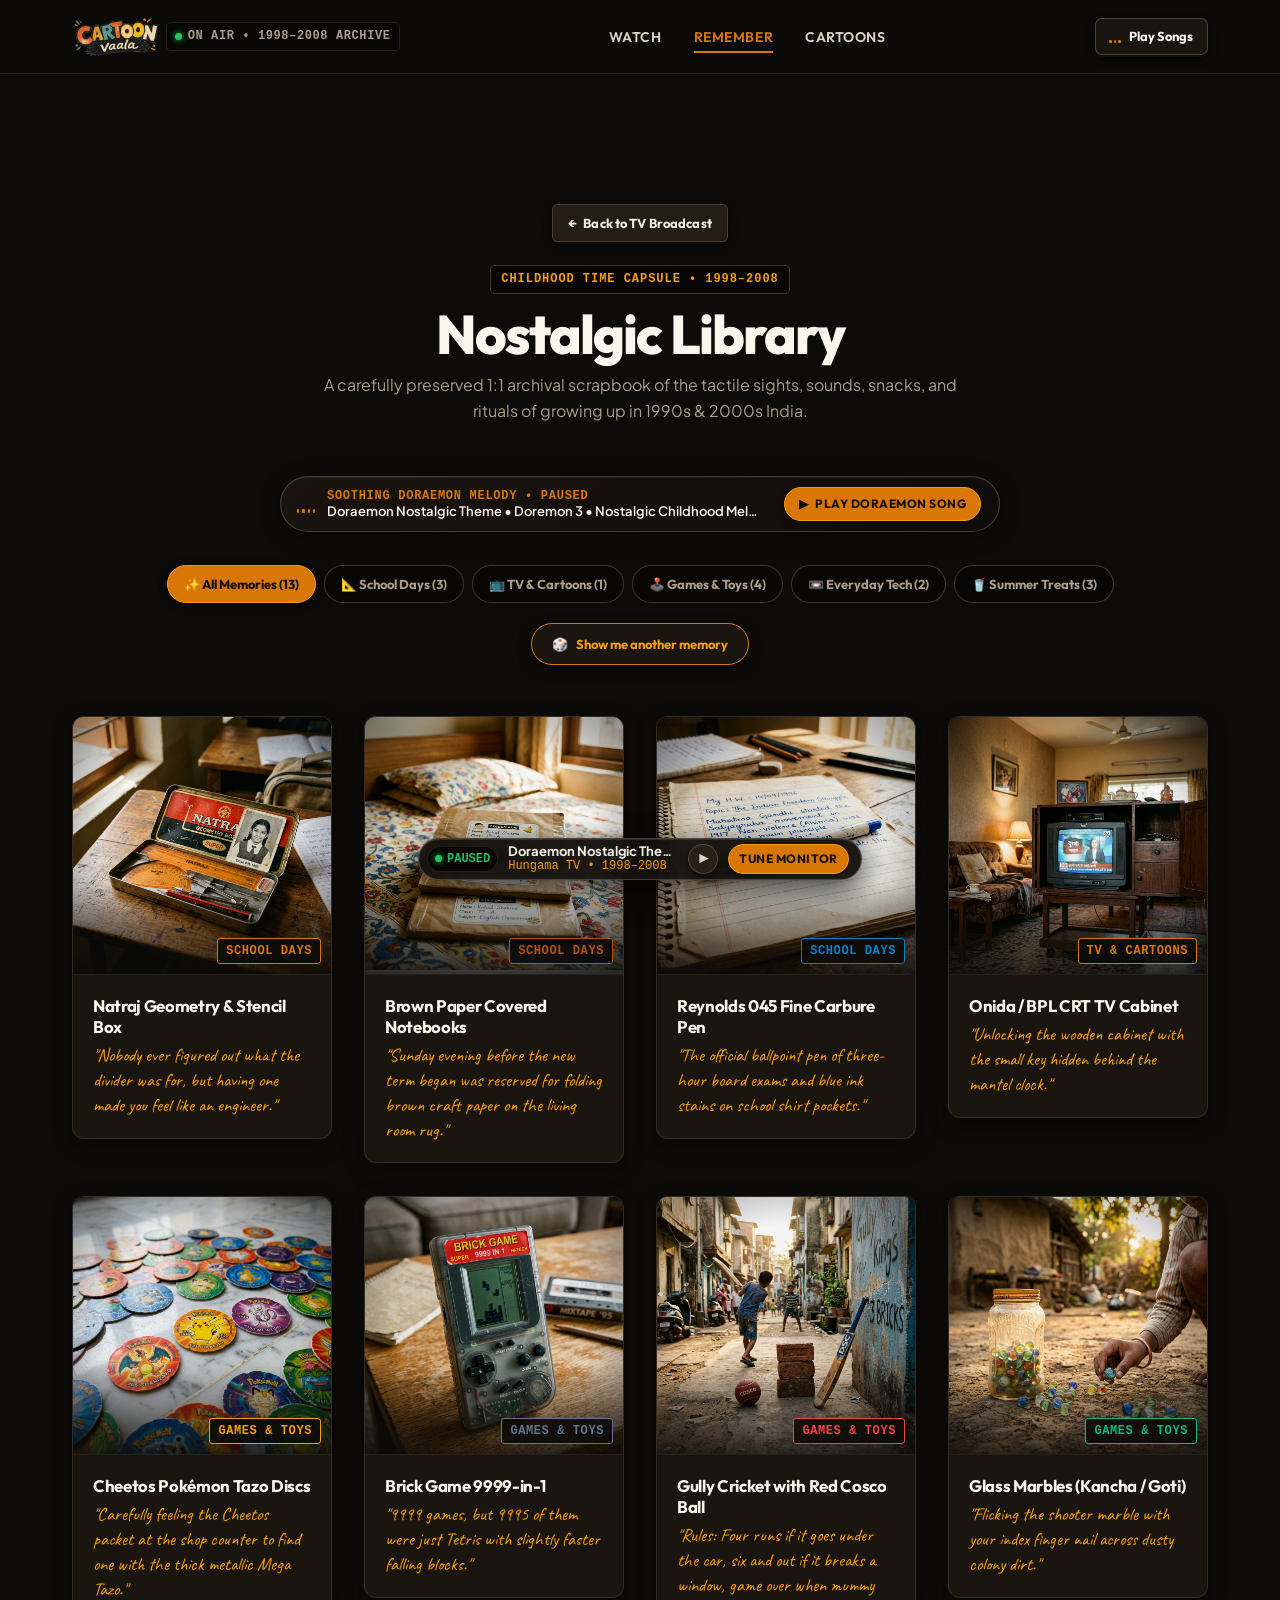
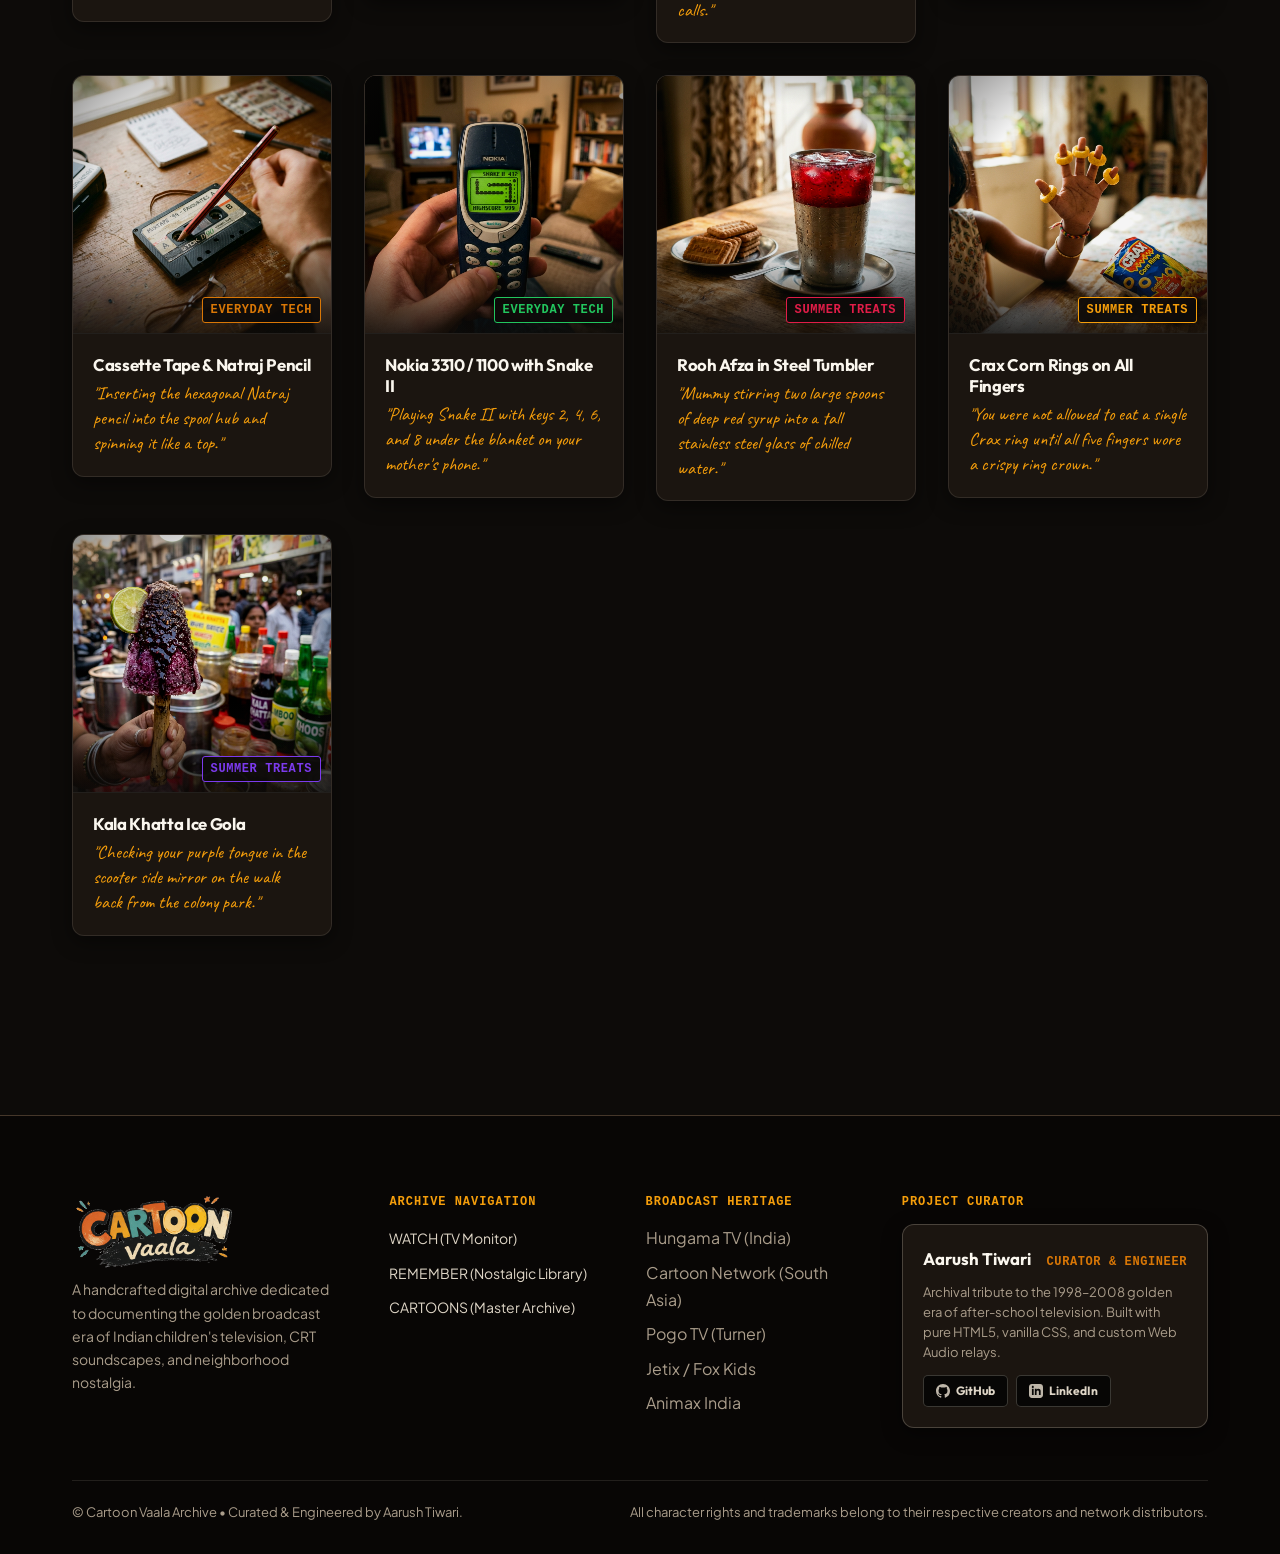
<file: remember.html>
<!DOCTYPE html>
<html lang="en">
<head>
  <meta charset="UTF-8">
  <meta name="viewport" content="width=device-width, initial-scale=1.0">
  <title>Nostalgic Library — A 1998–2008 Indian Childhood Time Capsule | Cartoon Vaala</title>
  <meta name="description" content="A curated digital time capsule and nostalgic library of 13 authentic photographic childhood memories from the 1990s and 2000s Indian experience.">
  
  <!-- Google Fonts: Outfit (Display), Plus Jakarta Sans (Body) & Caveat (Handwritten) -->
  <link rel="preconnect" href="https://fonts.googleapis.com">
  <link rel="preconnect" href="https://fonts.gstatic.com" crossorigin>
  <link href="https://fonts.googleapis.com/css2?family=Caveat:wght@600;700&family=Outfit:wght@500;600;700;800;900&family=Plus+Jakarta+Sans:wght@400;500;600;700&display=swap" rel="stylesheet">
  
  <!-- CSS Stylesheet Hierarchy -->
  <link rel="stylesheet" href="css/reset.css">
  <link rel="stylesheet" href="css/variables.css">
  <link rel="stylesheet" href="css/base.css">
  <link rel="stylesheet" href="css/layout.css">
  <link rel="stylesheet" href="css/components.css">
  <link rel="stylesheet" href="css/animations.css">
  <link rel="stylesheet" href="css/responsive.css">
</head>
<body>

  <!-- Optional CRT Scanline Overlay Filter -->
  <div class="crt-overlay" aria-hidden="true"></div>

  <!-- ========================================================================
       1. Site Header & Primary Navigation
       ======================================================================== -->
  <header class="site-header" id="header">
    <div class="container header-container">
      <div class="brand-link">
        <a href="index.html" aria-label="Cartoon Vaala Home">
          <img src="Assests/Logo.png" alt="Cartoon Vaala Archive" class="brand-logo" width="160" height="42">
        </a>
        <div class="brand-station-tag">
          <span class="status-dot-on-air" aria-hidden="true"></span>
          <span>ON AIR • 1998–2008 ARCHIVE</span>
        </div>
      </div>

      <!-- Primary Destinations: WATCH, REMEMBER, CARTOONS -->
      <nav class="site-nav" id="main-nav" aria-label="Primary Navigation">
        <ul class="nav-list">
          <li><a href="index.html" class="nav-link">WATCH</a></li>
          <li><a href="remember.html" class="nav-link active">REMEMBER</a></li>
          <li><a href="cartoons.html" class="nav-link">CARTOONS</a></li>
        </ul>
      </nav>

      <div class="header-actions">
        <!-- Live BGM Sound Controller -->
        <button class="bgm-toggle" id="bgm-btn" aria-pressed="false" title="Toggle Cartoon Music Broadcast">
          <div class="equalizer-bars" aria-hidden="true">
            <span class="eq-bar"></span>
            <span class="eq-bar"></span>
            <span class="eq-bar"></span>
          </div>
          <span class="bgm-label">Play Songs</span>
        </button>

        <!-- Mobile Hamburger Menu Button -->
        <button class="menu-toggle" id="menu-toggle" aria-expanded="false" aria-controls="main-nav" aria-label="Toggle navigation menu">
          <span></span>
          <span></span>
          <span></span>
        </button>
      </div>
    </div>
  </header>

  <main style="padding-top: calc(76px + var(--space-xl)); padding-bottom: var(--space-3xl);">
    <!-- ======================================================================
         NOSTALGIC LIBRARY — 1:1 Square Archival Time Capsule (1998–2008)
         ====================================================================== -->
    <section class="section" id="library" aria-label="Nostalgic Library Time Capsule">
      <div class="container">
        
        <!-- Header & Breadcrumb Nav -->
        <div class="text-center library-header-wrap reveal-on-scroll">
          <div style="margin-bottom: var(--space-md);">
            <a href="index.html" class="btn btn-secondary btn-sm" style="display: inline-flex; align-items: center; gap: 6px;">
              <span>←</span>
              <span>Back to TV Broadcast</span>
            </a>
          </div>
          <div class="section-tag">Childhood Time Capsule • 1998–2008</div>
          <h1 class="section-title" style="font-size: clamp(2.2rem, 5vw, 3.4rem); margin-top: var(--space-2xs);">Nostalgic Library</h1>
          <p class="section-desc" style="max-width: 660px; margin: 0 auto;">
            A carefully preserved 1:1 archival scrapbook of the tactile sights, sounds, snacks, and rituals of growing up in 1990s & 2000s India.
          </p>
        </div>

        <!-- Ambient Nostalgic Soundscape Control Bar (Dedicated Doraemon Melody) -->
        <div class="library-ambient-soundbar reveal-on-scroll" id="ambient-soundbar" role="region" aria-label="Ambient Nostalgic Soundscape">
          <div class="ambient-soundbar-left">
            <div class="ambient-eq-wrap" aria-hidden="true">
              <span class="ambient-eq-bar"></span>
              <span class="ambient-eq-bar"></span>
              <span class="ambient-eq-bar"></span>
              <span class="ambient-eq-bar"></span>
            </div>
            <div class="ambient-soundbar-text">
              <span class="ambient-soundbar-status" id="ambient-status-text">SOOTHING DORAEMON MELODY • PLAYING</span>
              <span class="ambient-soundbar-track" id="ambient-track-title">Doraemon Nostalgic Theme • Doremon 3 (Hungama TV)</span>
            </div>
          </div>
          <div class="ambient-soundbar-actions">
            <button class="ambient-audio-toggle-btn" id="ambient-audio-toggle" aria-pressed="false" aria-label="Toggle Doraemon nostalgic background music">
              <span class="ambient-btn-icon" id="ambient-toggle-icon">▶</span>
              <span class="ambient-btn-label" id="ambient-toggle-label">Play Doraemon Song</span>
            </button>
          </div>
        </div>

        <!-- Category Filter Bar & Random Discovery Action -->
        <div class="library-discovery-controls reveal-on-scroll">
          <div class="library-filter-bar" role="tablist" aria-label="Filter Memories by Category">
            <button class="library-filter-tab active" data-category="all" role="tab" aria-selected="true">
              <span>✨ All Memories (13)</span>
            </button>
            <button class="library-filter-tab" data-category="school" role="tab" aria-selected="false">
              <span>📐 School Days (3)</span>
            </button>
            <button class="library-filter-tab" data-category="tv" role="tab" aria-selected="false">
              <span>📺 TV & Cartoons (1)</span>
            </button>
            <button class="library-filter-tab" data-category="games" role="tab" aria-selected="false">
              <span>🕹️ Games & Toys (4)</span>
            </button>
            <button class="library-filter-tab" data-category="tech" role="tab" aria-selected="false">
              <span>📼 Everyday Tech (2)</span>
            </button>
            <button class="library-filter-tab" data-category="treats" role="tab" aria-selected="false">
              <span>🥤 Summer Treats (3)</span>
            </button>
          </div>

          <!-- Random Discovery Trigger -->
          <button class="btn-random-discovery" id="btn-random-memory" aria-label="Open a random memory card">
            <span>🎲</span>
            <span>Show me another memory</span>
          </button>
        </div>

        <!-- 1:1 Square Memory Grid (Rendered dynamically via library.js) -->
        <div class="library-grid" id="library-grid" role="region" aria-label="Memories Grid" aria-live="polite">
          <!-- Dynamic 1:1 photographic cards injected by library.js -->
        </div>

      </div>
    </section>
  </main>

  <!-- ========================================================================
       Accessible Memory Detail Modal (Scrapbook Time Capsule Viewer)
       ======================================================================== -->
  <div class="memory-modal" id="memory-modal" role="dialog" aria-modal="true" aria-hidden="true" aria-labelledby="modal-title">
    <div class="memory-modal-backdrop" id="modal-backdrop"></div>
    <div class="memory-modal-dialog">
      <button class="memory-modal-close-btn" id="modal-close-btn" aria-label="Close memory modal">&times;</button>
      <div class="memory-modal-layout">
        <div class="memory-modal-visual-col" id="modal-visual">
          <!-- 1:1 Visual / Photo Rendered Dynamically -->
        </div>
        <div class="memory-modal-info-col">
          <div class="memory-modal-tags-row">
            <span class="section-tag" id="modal-category">SCHOOL DAYS</span>
            <span class="text-mono" id="modal-era" style="font-size: var(--fs-micro); color: var(--color-text-accent);">Circa 1999–2006</span>
          </div>
          <h3 class="memory-modal-title" id="modal-title">Memory Title</h3>
          <div class="memory-modal-quote" id="modal-quote">Memory Quote</div>
          <p class="memory-modal-lore" id="modal-lore">Detailed nostalgic chronicle and context.</p>
          
          <div class="memory-modal-nav-row">
            <div class="memory-modal-nav-group">
              <button class="sound-btn" id="modal-prev-btn" aria-label="Previous memory">
                ← Prev
              </button>
              <button class="sound-btn" id="modal-next-btn" aria-label="Next memory">
                Next →
              </button>
            </div>
            <button class="btn-random-discovery" id="modal-random-btn" style="padding: 0.35rem 0.9rem; font-size: var(--fs-micro);">
              <span>🎲 Random</span>
            </button>
          </div>
        </div>
      </div>
    </div>
  </div>

  <!-- ========================================================================
       Footer with Curator Colophon
       ======================================================================== -->
  <footer class="site-footer">
    <div class="container">
      <div class="footer-grid">
        <!-- Archive Mission Brand -->
        <div class="footer-brand">
          <img src="Assests/Logo.png" alt="Cartoon Vaala Archive" width="160" height="42" style="margin-bottom: var(--space-xs);">
          <p>
            A handcrafted digital archive dedicated to documenting the golden broadcast era of Indian children's television, CRT soundscapes, and neighborhood nostalgia.
          </p>
        </div>

        <!-- Quick Navigation -->
        <div>
          <div class="footer-col-title">Archive Navigation</div>
          <ul class="footer-list">
            <li><a href="index.html">WATCH (TV Monitor)</a></li>
            <li><a href="remember.html">REMEMBER (Nostalgic Library)</a></li>
            <li><a href="cartoons.html">CARTOONS (Master Archive)</a></li>
          </ul>
        </div>

        <!-- Networks -->
        <div>
          <div class="footer-col-title">Broadcast Heritage</div>
          <ul class="footer-list">
            <li><span class="text-subtle">Hungama TV (India)</span></li>
            <li><span class="text-subtle">Cartoon Network (South Asia)</span></li>
            <li><span class="text-subtle">Pogo TV (Turner)</span></li>
            <li><span class="text-subtle">Jetix / Fox Kids</span></li>
            <li><span class="text-subtle">Animax India</span></li>
          </ul>
        </div>

        <!-- Professional Curator Colophon Card -->
        <div class="footer-curator-col">
          <div class="footer-col-title">Project Curator</div>
          <div class="footer-curator-card">
            <div class="footer-curator-header">
              <span class="curator-name">Aarush Tiwari</span>
              <span class="curator-role">Curator & Engineer</span>
            </div>
            <p class="footer-curator-bio">
              Archival tribute to the 1998–2008 golden era of after-school television. Built with pure HTML5, vanilla CSS, and custom Web Audio relays.
            </p>
            <div class="footer-curator-links">
              <a href="https://github.com/aarushtiwari297" target="_blank" rel="noopener noreferrer" class="curator-badge-link" aria-label="Aarush Tiwari on GitHub">
                <svg width="14" height="14" viewBox="0 0 24 24" fill="currentColor" aria-hidden="true">
                  <path d="M12 0C5.37 0 0 5.37 0 12c0 5.31 3.435 9.795 8.205 11.385.6.105.825-.255.825-.57 0-.285-.015-1.23-.015-2.235-3.015.555-3.795-.735-4.035-1.41-.135-.345-.72-1.41-1.23-1.695-.42-.225-1.02-.78-.015-.795.945-.015 1.62.87 1.845 1.23 1.08 1.815 2.805 1.305 3.495.99.105-.78.42-1.305.765-1.605-2.67-.3-5.46-1.335-5.46-5.925 0-1.305.465-2.385 1.23-3.225-.12-.3-.54-1.53.12-3.18 0 0 1.005-.315 3.3 1.23.96-.27 1.98-.405 3-.405s2.04.135 3 .405c2.295-1.56 3.3-1.23 3.3-1.23.66 1.65.24 2.88.12 3.18.765.84 1.23 1.905 1.23 3.225 0 4.605-2.805 5.625-5.475 5.925.435.375.81 1.095.81 2.22 0 1.605-.015 2.895-.015 3.3 0 .315.225.69.825.57A12.02 12.02 0 0024 12c0-6.63-5.37-12-12-12z"/>
                </svg>
                <span>GitHub</span>
              </a>
              <a href="https://www.linkedin.com/in/aarush-tiwari-a03587366?utm_source=share_via&utm_content=profile&utm_medium=member_android" target="_blank" rel="noopener noreferrer" class="curator-badge-link" aria-label="Aarush Tiwari on LinkedIn">
                <svg width="14" height="14" viewBox="0 0 24 24" fill="currentColor" aria-hidden="true">
                  <path d="M19 0h-14c-2.761 0-5 2.239-5 5v14c0 2.761 2.239 5 5 5h14c2.762 0 5-2.239 5-5v-14c0-2.761-2.238-5-5-5zm-11 19h-3v-11h3v11zm-1.5-12.268c-.966 0-1.75-.79-1.75-1.764s.784-1.764 1.75-1.764 1.75.79 1.75 1.764-.783 1.764-1.75 1.764zm13.5 12.268h-3v-5.604c0-3.368-4-3.113-4 0v5.604h-3v-11h3v1.765c1.396-2.586 7-2.777 7 2.476v6.759z"/>
                </svg>
                <span>LinkedIn</span>
              </a>
            </div>
          </div>
        </div>
      </div>

      <div class="footer-bottom">
        <div>
          © Cartoon Vaala Archive • Curated & Engineered by Aarush Tiwari.
        </div>
        <div class="text-subtle">
          All character rights and trademarks belong to their respective creators and network distributors.
        </div>
      </div>
    </div>
  </footer>

  <!-- Persistent Floating Bottom-Center Broadcast Mini-Player -->
  <aside class="persistent-broadcast-pill visible" id="broadcast-pill" aria-label="Live Broadcast Radio Mini Player">
    <div class="broadcast-pill-live">
      <span class="live-dot live-on-air-pulse" aria-hidden="true"></span>
      <span id="pill-status-text">ON AIR</span>
    </div>
    <div class="broadcast-pill-info">
      <div class="broadcast-pill-title" id="pill-track-title">Doraemon Nostalgic Theme</div>
      <div class="broadcast-pill-meta" id="pill-channel-tag">DOREMON 3 • HUNGAMA TV</div>
    </div>
    <button class="player-btn-secondary" id="pill-play-pause-btn" aria-label="Toggle Playback" style="width:30px; height:30px; font-size:0.75rem; border-radius:50%;">
      ▶
    </button>
    <a href="index.html" class="broadcast-pill-btn" aria-label="Jump to TV Console">
      Tune Monitor
    </a>
  </aside>

  <!-- Master JavaScript Architecture -->
  <script src="js/library-data.js"></script>
  <script src="js/library.js"></script>
  <script src="js/remember-audio.js"></script>
  <script src="js/main.js"></script>
</body>
</html>
</file>
<file: css/variables.css>
/* ==========================================================================
   Cartoon Vaala — Semantic Design Tokens & Color Architecture
   Classy, Editorial, Nostalgic & Human-Centered Design System
   ========================================================================== */

:root {
  /* ========================================================================
     1. Semantic Color System — Warm Walnut, Brass & Antique Canvas
     ======================================================================== */
  --color-surface-canvas: #0d0b09;         /* Deep vintage evening canvas */
  --color-surface-canvas-alt: #130f0c;     /* Warm dark walnut section background */
  --color-surface-panel: #1b1510;          /* Main console & editorial surface */
  --color-surface-panel-hover: #241d16;    /* Tactile hover state */
  --color-surface-elevated: #282017;       /* Raised physical controls & header */
  --color-surface-sunken: #070605;         /* Recessed CRT bezel / meter well */
  --color-surface-accent-warm: #321f14;    /* Subtle terracotta tint */
  --color-surface-highlight: #3d3023;      /* Button border & highlight */

  /* ========================================================================
     2. Semantic Functional Actions & Accent Colors
     ======================================================================== */
  --color-action-primary: #d97706;         /* Saffron Amber — Primary Action */
  --color-action-primary-hover: #b45309;   /* Deep Honey Amber */
  --color-action-primary-active: #92400e;  /* Inset Pressed State */
  --color-action-primary-text: #0a0806;    /* Dark high-contrast text on primary */

  --color-action-secondary: #241d16;       /* Warm Charcoal Secondary Action */
  --color-action-secondary-hover: #32281e;
  --color-action-secondary-border: #4a3c2e;
  --color-action-secondary-text: #f5eedf;

  --color-action-tertiary: #17120e;        /* Subtle control background */
  --color-action-tertiary-hover: #221b14;
  --color-action-tertiary-text: #c8bdab;

  /* ========================================================================
     3. High-Contrast Typography Palette (WCAG 2.1 AA Compliant)
     ======================================================================== */
  --color-text-heading: #faf6ee;           /* Warm antique ivory (16.5:1 ratio) */
  --color-text-body: #ded5c6;              /* Readable antique linen (12.8:1 ratio) */
  --color-text-subtle: #aa9d8b;            /* Warm newsprint metadata (6.7:1 ratio) */
  --color-text-caption: #8e8170;           /* Secondary archival note */
  --color-text-accent: #f59e0b;            /* Golden hour emphasis */
  --color-text-highlight: #fef08a;         /* Phosphor screen highlight */

  /* ========================================================================
     4. Broadcast Heritage Network Colors
     ======================================================================== */
  --color-channel-hungama: #d97706;        /* Hungama Amber */
  --color-channel-cn: #0284c7;             /* Cartoon Network Classic Blue */
  --color-channel-pogo: #0d9488;           /* Pogo Retro Teal */
  --color-channel-jetix: #dc2626;          /* Jetix Crimson */
  --color-channel-animax: #7c3aed;         /* Animax Violet */

  /* ========================================================================
     5. Indicators & Status
     ======================================================================== */
  --color-status-on-air: #22c55e;          /* Vintage green glowing on-air dot */
  --color-status-standby: #eab308;         /* Standby amber indicator */
  --color-status-link: #38bdf8;

  /* ========================================================================
     6. Crisp Tactile Borders
     ======================================================================== */
  --color-border-subtle: rgba(222, 213, 198, 0.12);
  --color-border-defined: rgba(222, 213, 198, 0.24);
  --color-border-strong: #45372a;
  --color-border-focus: #f59e0b;

  /* ========================================================================
     7. Radii Scale
     ======================================================================== */
  --radius-sharp: 0px;
  --radius-meter: 3px;
  --radius-tag: 5px;
  --radius-btn: 7px;
  --radius-card: 12px;
  --radius-bezel: 16px;
  --radius-pill: 9999px;

  /* ========================================================================
     8. Tactile Elevation & Shadows
     ======================================================================== */
  --shadow-tactile-btn: 0 2px 0 #0f0c09, 0 4px 10px rgba(0, 0, 0, 0.45);
  --shadow-tactile-btn-pressed: inset 0 2px 4px rgba(0, 0, 0, 0.7);
  --shadow-chassis: 0 20px 48px rgba(0, 0, 0, 0.8), inset 0 1px 0 rgba(255, 255, 255, 0.07);
  --shadow-card: 0 6px 20px rgba(0, 0, 0, 0.45);
  --shadow-pill: 0 10px 30px rgba(0, 0, 0, 0.75), inset 0 1px 0 rgba(255, 255, 255, 0.1);

  /* ========================================================================
     9. Typography Scale
     ======================================================================== */
  --font-display: 'Outfit', -apple-system, BlinkMacSystemFont, 'Segoe UI', Roboto, sans-serif;
  --font-body: 'Plus Jakarta Sans', system-ui, -apple-system, BlinkMacSystemFont, 'Segoe UI', Roboto, sans-serif;
  --font-handwritten: 'Caveat', cursive;
  --font-mono: 'JetBrains Mono', 'SF Mono', Consolas, monospace;

  /* Fluid Responsive Typographic Scale */
  --fs-hero: clamp(2.1rem, 5vw + 0.5rem, 3.75rem);
  --fs-h2: clamp(1.45rem, 2.8vw + 0.3rem, 2.25rem);
  --fs-h3: clamp(1.15rem, 1.8vw + 0.2rem, 1.55rem);
  --fs-h4: clamp(1rem, 1.2vw + 0.1rem, 1.2rem);
  --fs-body-lg: clamp(1rem, 0.7vw + 0.4rem, 1.15rem);
  --fs-body: 1rem;
  --fs-sm: 0.875rem;
  --fs-xs: 0.8125rem;
  --fs-micro: 0.75rem;   /* 12px min for accessibility */

  /* ========================================================================
     10. Spacing Rhythm
     ======================================================================== */
  --space-2xs: 0.25rem;   /* 4px */
  --space-xs: 0.5rem;     /* 8px */
  --space-sm: 0.75rem;    /* 12px */
  --space-md: 1.25rem;    /* 20px */
  --space-lg: 2rem;       /* 32px */
  --space-xl: 3.25rem;    /* 52px */
  --space-2xl: 4.75rem;   /* 76px */
  --space-3xl: 6.5rem;    /* 104px */

  /* Container Widths */
  --container-max: 1200px;
  --container-dense: 960px;
  --container-hero: 840px;
  --container-padding: clamp(1rem, 4vw, 2rem);

  /* ========================================================================
     11. Motion Timing
     ======================================================================== */
  --ease-tactile: cubic-bezier(0.2, 0, 0, 1);
  --ease-smooth: cubic-bezier(0.16, 1, 0.3, 1);
  --duration-instant: 120ms;
  --duration-tactile: 220ms;
  --duration-smooth: 400ms;

  /* Z-Index Scale */
  --z-base: 1;
  --z-panel: 10;
  --z-overlay: 50;
  --z-header: 100;
  --z-modal: 200;
}
</file>
<file: css/base.css>
/* ==========================================================================
   Cartoon Vaala — Base Styles & Global Typography Architecture
   Human-Crafted Editorial Typography, Solid Surfaces, High Contrast
   ========================================================================== */

html {
  scroll-behavior: smooth;
  box-sizing: border-box;
  -webkit-font-smoothing: antialiased;
  -moz-osx-font-smoothing: grayscale;
  -webkit-tap-highlight-color: transparent;
  overflow-x: hidden;
  max-width: 100vw;
}

*, *::before, *::after {
  box-sizing: inherit;
}

body {
  font-family: var(--font-body);
  font-size: var(--fs-body);
  line-height: 1.7;
  color: var(--color-text-body);
  background-color: var(--color-surface-canvas);
  background-image: linear-gradient(180deg, #0e0b09 0%, #080605 100%);
  background-attachment: fixed;
  overflow-x: hidden;
  max-width: 100vw;
  position: relative;
  margin: 0;
  padding: 0;
}

/* Subtle Film Texture Overlay */
body::after {
  content: "";
  position: fixed;
  top: 0;
  left: 0;
  width: 100vw;
  height: 100vh;
  background-image: radial-gradient(rgba(255, 255, 255, 0.02) 1px, transparent 0);
  background-size: 24px 24px;
  pointer-events: none;
  z-index: var(--z-overlay);
  opacity: 0.6;
}

/* ==========================================================================
   Headings & Display Typography
   ========================================================================== */
h1, h2, h3, h4, h5, h6 {
  font-family: var(--font-display);
  color: var(--color-text-heading);
  font-weight: 700;
  line-height: 1.15;
  letter-spacing: -0.02em;
  margin-top: 0;
  margin-bottom: var(--space-xs);
}

h1 {
  font-size: var(--fs-hero);
  font-weight: 800;
  letter-spacing: -0.035em;
  line-height: 1.06;
}

h2 {
  font-size: var(--fs-h2);
  font-weight: 700;
  line-height: 1.2;
}

h3 {
  font-size: var(--fs-h3);
  font-weight: 700;
  line-height: 1.25;
}

h4 {
  font-size: var(--fs-h4);
  font-weight: 600;
  line-height: 1.35;
}

p {
  margin-top: 0;
  margin-bottom: var(--space-md);
  color: var(--color-text-body);
}

p:last-child {
  margin-bottom: 0;
}

p.lead {
  font-size: var(--fs-body-lg);
  line-height: 1.65;
  color: var(--color-text-heading);
}

/* Authentic Handwritten Notes */
.text-handwritten {
  font-family: var(--font-handwritten);
  font-size: 1.55rem;
  line-height: 1.35;
  color: var(--color-action-primary);
}

/* Semantic Text Utilities */
.text-subtle {
  color: var(--color-text-subtle);
}

.text-heading {
  color: var(--color-text-heading);
}

.text-accent {
  color: var(--color-text-accent);
}

.text-mono {
  font-family: var(--font-mono);
}

.highlight-text {
  color: var(--color-action-primary);
  font-weight: inherit;
}

/* ==========================================================================
   Links & Interactive Focus
   ========================================================================== */
a {
  color: var(--color-status-link);
  text-decoration: none;
  transition: color var(--duration-tactile) var(--ease-tactile);
}

a:hover {
  color: #7dd3fc;
}

a:focus-visible,
button:focus-visible,
input:focus-visible {
  outline: 2px solid var(--color-border-focus);
  outline-offset: 3px;
}

/* ==========================================================================
   Structural Layout Containers
   ========================================================================== */
.container {
  width: 100%;
  max-width: var(--container-max);
  margin-left: auto;
  margin-right: auto;
  padding-left: var(--container-padding);
  padding-right: var(--container-padding);
}

.container-dense {
  width: 100%;
  max-width: var(--container-dense);
  margin-left: auto;
  margin-right: auto;
  padding-left: var(--container-padding);
  padding-right: var(--container-padding);
}

.container-hero {
  width: 100%;
  max-width: var(--container-hero);
  margin-left: auto;
  margin-right: auto;
  padding-left: var(--container-padding);
  padding-right: var(--container-padding);
}

/* Intentional Spacing Rhythms */
.section {
  padding-top: var(--space-2xl);
  padding-bottom: var(--space-2xl);
  position: relative;
}

.section-dense {
  padding-top: var(--space-xl);
  padding-bottom: var(--space-xl);
}

.section-spacious {
  padding-top: var(--space-3xl);
  padding-bottom: var(--space-3xl);
}

.section-alt {
  background-color: var(--color-surface-canvas-alt);
  border-top: 1px solid var(--color-border-subtle);
  border-bottom: 1px solid var(--color-border-subtle);
}

/* ==========================================================================
   Section Header Stamp / Eyebrow
   ========================================================================== */
.section-header {
  margin-bottom: var(--space-xl);
}

.section-header.text-center {
  text-align: center;
}

.section-header.text-center .section-tag {
  margin-left: auto;
  margin-right: auto;
}

.section-tag {
  display: inline-flex;
  align-items: center;
  gap: var(--space-2xs);
  padding: 3px 10px;
  background-color: var(--color-surface-sunken);
  border: 1px solid var(--color-border-defined);
  border-radius: var(--radius-tag);
  font-family: var(--font-mono);
  font-size: var(--fs-micro);
  font-weight: 700;
  text-transform: uppercase;
  letter-spacing: 0.08em;
  color: var(--color-text-accent);
  margin-bottom: var(--space-xs);
}

.section-title {
  font-size: var(--fs-h2);
  margin-bottom: var(--space-xs);
}

.section-desc {
  font-size: var(--fs-body-lg);
  color: var(--color-text-subtle);
  max-width: 660px;
  line-height: 1.65;
}

.section-header.text-center .section-desc {
  margin-left: auto;
  margin-right: auto;
}

img {
  max-width: 100%;
  height: auto;
  display: block;
}

::selection {
  background-color: var(--color-action-primary);
  color: #0d0a08;
}
</file>
<file: css/layout.css>
/* ==========================================================================
   Cartoon Vaala — Section Layouts & Spatial Rhythms
   Centered Hero Television Console, Editorial Spacing & Refined Composition
   ========================================================================== */

/* ==========================================================================
   1. Hero Section (Centered Television Centerpiece & Tuner Console)
   ========================================================================== */
.hero-section {
  min-height: 90vh;
  display: flex;
  flex-direction: column;
  justify-content: center;
  align-items: center;
  position: relative;
  padding-top: calc(76px + var(--space-xl));
  padding-bottom: var(--space-2xl);
  overflow: hidden;
  background-color: var(--color-surface-canvas);
}

/* Background Artwork: Unblurred, High Quality, Cinematic Vignette */
.hero-backdrop {
  position: absolute;
  top: 0;
  left: 0;
  width: 100%;
  height: 100%;
  z-index: var(--z-base);
  background-image: 
    linear-gradient(180deg, rgba(13, 11, 9, 0.45) 0%, rgba(13, 11, 9, 0.25) 35%, rgba(13, 11, 9, 0.85) 75%, #0d0b09 100%),
    url("../Assests/Childhood TV.png");
  background-size: cover;
  background-position: center 22%;
  background-repeat: no-repeat;
}

.hero-container {
  display: flex;
  flex-direction: column;
  align-items: center;
  text-align: center;
  position: relative;
  z-index: var(--z-panel);
  width: 100%;
  max-width: var(--container-hero);
  margin-left: auto;
  margin-right: auto;
}

.hero-narrative-col {
  max-width: 680px;
  margin: 0 auto var(--space-lg);
}

.hero-lead-badge {
  display: inline-flex;
  align-items: center;
  gap: 8px;
  padding: 4px 12px;
  background-color: var(--color-surface-sunken);
  border: 1px solid var(--color-border-defined);
  border-radius: var(--radius-tag);
  font-family: var(--font-mono);
  font-size: var(--fs-micro);
  font-weight: 700;
  letter-spacing: 0.08em;
  color: var(--color-text-accent);
  margin-bottom: var(--space-sm);
}

.hero-title {
  font-size: var(--fs-hero);
  font-weight: 800;
  line-height: 1.08;
  color: var(--color-text-heading);
  margin-bottom: var(--space-xs);
  letter-spacing: -0.03em;
}

.hero-tagline {
  font-size: var(--fs-body-lg);
  color: var(--color-text-body);
  line-height: 1.65;
  max-width: 580px;
  margin: 0 auto var(--space-md);
}

.hero-actions-row {
  display: flex;
  align-items: center;
  justify-content: center;
  gap: var(--space-sm);
  flex-wrap: wrap;
  margin-bottom: var(--space-md);
}

.hero-player-wrap {
  width: 100%;
  max-width: 760px;
  margin: 0 auto;
}

/* ==========================================================================
   2. Nostalgic Library Section Layout (1:1 Square Archival Time Capsule)
   ========================================================================== */
#library {
  position: relative;
  background-color: var(--color-surface-canvas);
}

.library-header-wrap {
  max-width: 720px;
  margin: 0 auto var(--space-xl);
  text-align: center;
}

/* ==========================================================================
   3. Closing Section with Atmosphere Backdrop
   ========================================================================== */
#closing {
  position: relative;
  background-image: 
    linear-gradient(180deg, rgba(13, 11, 9, 0.85) 0%, rgba(19, 15, 12, 0.95) 100%),
    url("../Assests/Desktop BGM.png");
  background-size: cover;
  background-position: center center;
  background-repeat: no-repeat;
}
</file>
<file: css/components.css>
/* ==========================================================================
   Cartoon Vaala — Reusable UI Components
   Tactile Mechanical Controls, CRT TV Consoles, Nostalgic Library & Scrapbook
   ========================================================================== */

/* ==========================================================================
   1. Buttons & Tactile Mechanical Controls
   ========================================================================== */
.btn {
  display: inline-flex;
  align-items: center;
  justify-content: center;
  gap: var(--space-xs);
  padding: 0.65rem 1.4rem;
  border-radius: var(--radius-btn);
  font-family: var(--font-display);
  font-size: var(--fs-sm);
  font-weight: 700;
  letter-spacing: 0.01em;
  text-decoration: none;
  cursor: pointer;
  border: 1px solid transparent;
  transition: background-color var(--duration-tactile) var(--ease-tactile),
              border-color var(--duration-tactile) var(--ease-tactile),
              color var(--duration-tactile) var(--ease-tactile),
              transform var(--duration-instant) var(--ease-tactile),
              box-shadow var(--duration-instant) var(--ease-tactile);
  white-space: nowrap;
  user-select: none;
}

.btn-primary {
  background-color: var(--color-action-primary);
  color: var(--color-action-primary-text);
  border-color: #f59e0b;
  box-shadow: var(--shadow-tactile-btn);
}

.btn-primary:hover {
  background-color: var(--color-action-primary-hover);
  color: #000000;
}

.btn-primary:active {
  background-color: var(--color-action-primary-active);
  transform: translateY(2px);
  box-shadow: var(--shadow-tactile-btn-pressed);
}

.btn-secondary {
  background-color: var(--color-action-secondary);
  color: var(--color-action-secondary-text);
  border: 1px solid var(--color-action-secondary-border);
  box-shadow: var(--shadow-tactile-btn);
}

.btn-secondary:hover {
  background-color: var(--color-action-secondary-hover);
  border-color: var(--color-text-accent);
  color: var(--color-text-heading);
}

.btn-secondary:active {
  transform: translateY(2px);
  box-shadow: var(--shadow-tactile-btn-pressed);
}

.btn-sm {
  padding: 0.45rem 0.95rem;
  font-size: var(--fs-xs);
  border-radius: var(--radius-tag);
}

/* Tactical Tune Action Button */
.btn-tune {
  display: inline-flex;
  align-items: center;
  gap: 0.35rem;
  padding: 0.35rem 0.75rem;
  background-color: var(--color-surface-sunken);
  color: var(--color-text-accent);
  border: 1px solid var(--color-border-defined);
  border-radius: var(--radius-tag);
  font-family: var(--font-mono);
  font-size: var(--fs-micro);
  font-weight: 700;
  text-transform: uppercase;
  letter-spacing: 0.05em;
  cursor: pointer;
  transition: all var(--duration-tactile) var(--ease-tactile);
}

.btn-tune:hover {
  background-color: var(--color-action-primary);
  color: #0d0b09;
  border-color: var(--color-action-primary);
}

.btn-tune:active {
  transform: translateY(1px);
}

/* ==========================================================================
   2. Site Header & Station Status Navigation
   ========================================================================== */
.site-header {
  position: fixed;
  top: 0;
  left: 0;
  width: 100%;
  height: 74px;
  z-index: var(--z-header);
  background-color: rgba(13, 11, 9, 0.88);
  backdrop-filter: blur(16px);
  -webkit-backdrop-filter: blur(16px);
  border-bottom: 1px solid var(--color-border-subtle);
  transition: background-color var(--duration-tactile) var(--ease-smooth),
              box-shadow var(--duration-tactile) var(--ease-smooth);
}

.site-header.scrolled {
  background-color: rgba(13, 11, 9, 0.96);
  box-shadow: 0 4px 24px rgba(0, 0, 0, 0.75);
  border-bottom-color: var(--color-border-defined);
}

.header-container {
  display: flex;
  align-items: center;
  justify-content: space-between;
  height: 100%;
}

.brand-link {
  display: flex;
  align-items: center;
  gap: var(--space-xs);
  z-index: calc(var(--z-header) + 2);
}

.brand-logo {
  height: 42px;
  width: auto;
  object-fit: contain;
}

.brand-station-tag {
  display: inline-flex;
  align-items: center;
  gap: 6px;
  padding: 3px 8px;
  background-color: var(--color-surface-sunken);
  border: 1px solid var(--color-border-subtle);
  border-radius: var(--radius-tag);
  font-family: var(--font-mono);
  font-size: var(--fs-micro);
  font-weight: 700;
  letter-spacing: 0.05em;
  color: var(--color-text-subtle);
}

.status-dot-on-air {
  width: 7px;
  height: 7px;
  border-radius: 50%;
  background-color: var(--color-status-on-air);
  box-shadow: 0 0 6px var(--color-status-on-air);
}

.site-nav {
  display: flex;
  align-items: center;
}

.nav-list {
  display: flex;
  align-items: center;
  gap: var(--space-lg);
  list-style: none;
  margin: 0;
  padding: 0;
}

.nav-link {
  font-family: var(--font-display);
  font-size: var(--fs-sm);
  font-weight: 600;
  letter-spacing: 0.04em;
  color: var(--color-text-body);
  transition: color var(--duration-tactile) var(--ease-tactile);
  padding: 0.4rem 0;
  position: relative;
}

.nav-link:hover,
.nav-link.active {
  color: var(--color-action-primary);
}

.nav-link::after {
  content: "";
  position: absolute;
  bottom: 0;
  left: 0;
  width: 0;
  height: 2px;
  background-color: var(--color-action-primary);
  transition: width var(--duration-tactile) var(--ease-tactile);
}

.nav-link:hover::after,
.nav-link.active::after {
  width: 100%;
}

.header-actions {
  display: flex;
  align-items: center;
  gap: var(--space-sm);
}

/* Header BGM Toggle Button */
.bgm-toggle {
  display: inline-flex;
  align-items: center;
  gap: 0.5rem;
  padding: 0.4rem 0.85rem;
  background-color: var(--color-surface-panel);
  border: 1px solid var(--color-border-defined);
  border-radius: var(--radius-btn);
  color: var(--color-text-heading);
  font-family: var(--font-display);
  font-size: var(--fs-xs);
  font-weight: 700;
  cursor: pointer;
  transition: all var(--duration-tactile) var(--ease-tactile);
  box-shadow: var(--shadow-tactile-btn);
}

.bgm-toggle:hover {
  background-color: var(--color-surface-panel-hover);
  border-color: var(--color-text-accent);
  color: var(--color-text-accent);
}

.bgm-toggle:active {
  transform: translateY(1px);
  box-shadow: var(--shadow-tactile-btn-pressed);
}

.bgm-toggle.playing {
  background-color: #2b180d;
  border-color: var(--color-action-primary);
  color: var(--color-text-heading);
}

/* Equalizer Bars */
.equalizer-bars {
  display: flex;
  align-items: flex-end;
  gap: 2px;
  height: 12px;
  width: 12px;
}

.eq-bar {
  width: 2.5px;
  background-color: var(--color-action-primary);
  border-radius: 1px;
  height: 3px;
  transition: height var(--duration-instant) ease;
}

.bgm-toggle.playing .eq-bar:nth-child(1) {
  animation: eq-bounce 0.7s ease infinite alternate;
}
.bgm-toggle.playing .eq-bar:nth-child(2) {
  animation: eq-bounce 0.5s ease infinite alternate 0.15s;
}
.bgm-toggle.playing .eq-bar:nth-child(3) {
  animation: eq-bounce 0.8s ease infinite alternate 0.3s;
}

@keyframes eq-bounce {
  0% { height: 2px; }
  100% { height: 12px; }
}

/* Hamburger Menu Button */
.menu-toggle {
  display: none;
  flex-direction: column;
  justify-content: space-between;
  width: 40px;
  height: 40px;
  padding: 11px 9px;
  background-color: var(--color-surface-panel);
  border: 1px solid var(--color-border-defined);
  border-radius: var(--radius-btn);
  cursor: pointer;
  z-index: calc(var(--z-header) + 3);
}

.menu-toggle span {
  display: block;
  height: 2px;
  width: 100%;
  background-color: var(--color-text-heading);
  border-radius: 1px;
  transition: all var(--duration-tactile) var(--ease-tactile);
}

.menu-toggle.active span:nth-child(1) {
  transform: translateY(6px) rotate(45deg);
}
.menu-toggle.active span:nth-child(2) {
  opacity: 0;
}
.menu-toggle.active span:nth-child(3) {
  transform: translateY(-6px) rotate(-45deg);
}

/* ==========================================================================
   3. Centered Television Console & Master Tuner Deck
   ========================================================================== */
.player-chassis {
  background-color: var(--color-surface-panel);
  border: 1px solid var(--color-border-strong);
  border-radius: var(--radius-bezel);
  box-shadow: var(--shadow-chassis);
  padding: var(--space-lg);
  position: relative;
  text-align: left;
}

.hero-player-topbar {
  display: flex;
  align-items: center;
  justify-content: space-between;
  padding-bottom: var(--space-xs);
  margin-bottom: var(--space-md);
  border-bottom: 1px solid var(--color-border-subtle);
  flex-wrap: wrap;
  gap: var(--space-xs);
}

.hero-topbar-tags {
  display: flex;
  align-items: center;
  gap: var(--space-xs);
}

.hero-tag-sep {
  color: var(--color-border-strong);
}

.hero-tag-quote {
  font-size: var(--fs-xs);
  color: var(--color-text-subtle);
  font-style: italic;
}

.sound-btn {
  display: inline-flex;
  align-items: center;
  gap: 6px;
  padding: 0.35rem 0.75rem;
  background-color: var(--color-surface-sunken);
  color: var(--color-text-body);
  border: 1px solid var(--color-border-defined);
  border-radius: var(--radius-tag);
  font-family: var(--font-mono);
  font-size: var(--fs-micro);
  font-weight: 700;
  text-transform: uppercase;
  letter-spacing: 0.05em;
  cursor: pointer;
  transition: all var(--duration-tactile) var(--ease-tactile);
}

.sound-btn:hover {
  background-color: var(--color-surface-elevated);
  border-color: var(--color-text-accent);
  color: var(--color-text-heading);
}

.sound-btn:active {
  transform: translateY(1px);
}

.sound-btn.active {
  background-color: var(--color-surface-accent-warm);
  border-color: var(--color-action-primary);
  color: var(--color-text-accent);
}

.player-layout {
  display: grid;
  grid-template-columns: 220px 1fr;
  gap: var(--space-lg);
  align-items: center;
  background-color: var(--color-surface-sunken);
  border: 1px solid var(--color-border-subtle);
  border-radius: var(--radius-card);
  padding: var(--space-md);
}

/* TV Bezel & Screen */
.player-tv-bezel {
  position: relative;
  width: 100%;
  aspect-ratio: 4 / 3;
  background-color: #050403;
  border: 2px solid #3d3126;
  border-radius: var(--radius-tag);
  overflow: hidden;
  box-shadow: inset 0 2px 12px rgba(0, 0, 0, 0.95);
}

.player-cartoon-image {
  width: 100%;
  height: 100%;
  object-fit: cover;
  transition: opacity 0.25s ease, filter 0.25s ease, transform 0.25s ease;
}

.player-cartoon-image.image-transitioning {
  opacity: 0.2;
  filter: blur(2px) contrast(1.4);
}

/* Analog Static Noise Overlay */
.tv-static-layer {
  position: absolute;
  top: 0;
  left: 0;
  width: 100%;
  height: 100%;
  background: 
    radial-gradient(circle, rgba(255, 255, 255, 0.3) 10%, transparent 70%),
    repeating-radial-gradient(#fff 0 0.0001%, #000 0 0.0002%);
  background-size: 100% 100%, 3px 3px;
  opacity: 0;
  pointer-events: none;
  z-index: 5;
  transition: opacity 0.1s ease;
}

.player-tv-bezel.tuning .tv-static-layer {
  opacity: 0.95;
  animation: tuning-static-flicker 0.35s steps(4, end) forwards;
}

/* Retro Indian Cable TV Color Bars Screen */
.tv-colorbars-screen {
  position: absolute;
  top: 0;
  left: 0;
  width: 100%;
  height: 100%;
  z-index: 6;
  display: none;
  flex-direction: column;
  background: #000;
}

.tv-colorbars-screen.active {
  display: flex;
}

.colorbars-bars {
  display: flex;
  height: 70%;
  width: 100%;
}

.colorbar {
  flex: 1;
}
.colorbar.bar-white { background: #f5f5f5; }
.colorbar.bar-yellow { background: #eab308; }
.colorbar.bar-cyan { background: #06b6d4; }
.colorbar.bar-green { background: #22c55e; }
.colorbar.bar-magenta { background: #ec4899; }
.colorbar.bar-red { background: #ef4444; }
.colorbar.bar-blue { background: #3b82f6; }

.colorbars-footer {
  height: 30%;
  background: #0d0a08;
  border-top: 2px solid #2a221b;
  display: flex;
  flex-direction: column;
  align-items: center;
  justify-content: center;
  padding: 4px;
  text-align: center;
}

.colorbars-message {
  font-family: var(--font-mono);
  font-size: var(--fs-micro);
  font-weight: 700;
  color: #fef08a;
  text-transform: uppercase;
  letter-spacing: 0.05em;
  animation: pulse-glow 1.2s infinite ease-in-out;
}

.colorbars-btn-restore {
  font-family: var(--font-mono);
  font-size: var(--fs-micro);
  color: var(--color-action-primary);
  background: rgba(255, 255, 255, 0.08);
  border: 1px solid var(--color-action-primary);
  padding: 2px 8px;
  border-radius: 2px;
  cursor: pointer;
  margin-top: 3px;
  transition: all var(--duration-instant) var(--ease-tactile);
}

.colorbars-btn-restore:hover {
  background: var(--color-action-primary);
  color: #000;
}

.player-screen-badge-overlay {
  position: absolute;
  top: 8px;
  left: 8px;
  z-index: 2;
  cursor: pointer;
}

.player-channel-tag {
  display: inline-block;
  padding: 3px 8px;
  background-color: rgba(13, 11, 9, 0.94);
  border: 1px solid var(--color-border-defined);
  border-radius: var(--radius-meter);
  font-family: var(--font-mono);
  font-size: var(--fs-micro);
  font-weight: 700;
  text-transform: uppercase;
  color: var(--color-action-primary);
  letter-spacing: 0.05em;
  transition: background-color var(--duration-instant) var(--ease-tactile);
}

.player-channel-tag:hover {
  background-color: var(--color-surface-panel-hover);
  border-color: var(--color-action-primary);
}

.player-tv-scanlines {
  position: absolute;
  top: 0;
  left: 0;
  width: 100%;
  height: 100%;
  background: repeating-linear-gradient(
    0deg,
    rgba(0, 0, 0, 0.22),
    rgba(0, 0, 0, 0.22) 1px,
    transparent 1px,
    transparent 2px
  );
  pointer-events: none;
  z-index: 3;
}

.player-tv-footer-controls {
  display: flex;
  align-items: center;
  justify-content: space-between;
  margin-top: 8px;
  font-size: var(--fs-micro);
  font-family: var(--font-mono);
  color: var(--color-text-subtle);
}

.player-live-badge {
  display: inline-flex;
  align-items: center;
  gap: 5px;
}

.live-dot {
  width: 7px;
  height: 7px;
  border-radius: 50%;
  background-color: var(--color-status-on-air);
  box-shadow: 0 0 6px var(--color-status-on-air);
  transition: background-color var(--duration-instant) ease;
}

/* Audio Console Controls */
.player-console-col {
  display: flex;
  flex-direction: column;
  gap: var(--space-xs);
}

.player-meta-header {
  border-bottom: 1px solid var(--color-border-subtle);
  padding-bottom: var(--space-xs);
}

.player-cartoon-title {
  font-size: 1.35rem;
  font-weight: 700;
  color: var(--color-text-heading);
  margin-bottom: 2px;
}

.player-track-subtitle {
  font-size: var(--fs-sm);
  color: var(--color-text-accent);
  display: flex;
  align-items: center;
  gap: 4px;
}

/* Scrubber & Timeline */
.player-timeline-wrap {
  margin-top: 4px;
}

.player-scrubber-track {
  position: relative;
  width: 100%;
  height: 7px;
  background-color: #272018;
  border-radius: var(--radius-meter);
  overflow: hidden;
  border: 1px solid rgba(255, 255, 255, 0.06);
}

.player-scrubber-fill {
  position: absolute;
  top: 0;
  left: 0;
  height: 100%;
  width: 0%;
  background-color: var(--color-action-primary);
  border-radius: var(--radius-meter);
  pointer-events: none;
}

.player-progress-input {
  position: absolute;
  top: -6px;
  left: 0;
  width: 100%;
  height: 20px;
  opacity: 0;
  cursor: pointer;
  margin: 0;
  z-index: 4;
}

.player-time-display {
  display: flex;
  justify-content: space-between;
  font-family: var(--font-mono);
  font-size: var(--fs-micro);
  color: var(--color-text-subtle);
  margin-top: 4px;
}

/* Main Playback Button Row */
.player-main-controls {
  display: flex;
  align-items: center;
  justify-content: space-between;
  gap: var(--space-sm);
  margin-top: 6px;
  flex-wrap: wrap;
}

.player-btn-group {
  display: flex;
  align-items: center;
  gap: 8px;
}

.player-btn-secondary {
  display: inline-flex;
  align-items: center;
  justify-content: center;
  width: 36px;
  height: 36px;
  background-color: var(--color-surface-elevated);
  border: 1px solid var(--color-border-defined);
  border-radius: var(--radius-btn);
  color: var(--color-text-body);
  font-size: 0.95rem;
  cursor: pointer;
  transition: all var(--duration-tactile) var(--ease-tactile);
  box-shadow: var(--shadow-tactile-btn);
}

.player-btn-secondary:hover {
  background-color: var(--color-surface-panel-hover);
  border-color: var(--color-text-accent);
  color: var(--color-text-heading);
}

.player-btn-secondary:active {
  transform: translateY(1px);
  box-shadow: var(--shadow-tactile-btn-pressed);
}

.player-btn-secondary.active {
  background-color: var(--color-action-primary);
  color: #0d0b09;
  border-color: var(--color-action-primary);
}

.player-btn-play {
  display: inline-flex;
  align-items: center;
  gap: 7px;
  padding: 0.45rem 1.25rem;
  background-color: var(--color-action-primary);
  color: #0d0b09;
  border: 1px solid #f59e0b;
  border-radius: var(--radius-btn);
  font-family: var(--font-display);
  font-size: var(--fs-sm);
  font-weight: 700;
  cursor: pointer;
  transition: all var(--duration-tactile) var(--ease-tactile);
  box-shadow: var(--shadow-tactile-btn);
}

.player-btn-play:hover {
  background-color: var(--color-action-primary-hover);
  color: #000000;
}

.player-btn-play:active {
  transform: translateY(2px);
  box-shadow: var(--shadow-tactile-btn-pressed);
}

.player-volume-control {
  display: flex;
  align-items: center;
  gap: 8px;
}

.player-volume-slider {
  width: 70px;
  height: 5px;
  accent-color: var(--color-action-primary);
  cursor: pointer;
}

/* ==========================================================================
   4. NOSTALGIC LIBRARY (1:1 Square Scrapbook Archive & Ambient Soundscape)
   ========================================================================== */

/* Ambient Nostalgic Soundscape Bar */
.library-ambient-soundbar {
  display: flex;
  align-items: center;
  justify-content: space-between;
  gap: var(--space-md);
  background: linear-gradient(135deg, rgba(28, 21, 16, 0.94) 0%, rgba(16, 12, 10, 0.97) 100%);
  backdrop-filter: blur(16px);
  -webkit-backdrop-filter: blur(16px);
  border: 1px solid var(--color-border-defined);
  border-radius: var(--radius-pill);
  padding: 10px 18px 10px 16px;
  margin: var(--space-md) auto var(--space-lg);
  max-width: 720px;
  box-shadow: 0 4px 20px rgba(0, 0, 0, 0.4), inset 0 1px 0 rgba(255, 255, 255, 0.05);
  transition: all var(--duration-tactile) var(--ease-tactile);
}

.library-ambient-soundbar:hover {
  border-color: rgba(217, 119, 6, 0.45);
  box-shadow: 0 6px 24px rgba(0, 0, 0, 0.5), 0 0 15px rgba(217, 119, 6, 0.12);
}

.ambient-soundbar-left {
  display: flex;
  align-items: center;
  gap: 12px;
  min-width: 0;
  flex: 1;
}

.ambient-eq-wrap {
  display: flex;
  align-items: flex-end;
  gap: 3px;
  height: 18px;
  width: 18px;
  flex-shrink: 0;
}

.ambient-eq-bar {
  flex: 1;
  background-color: var(--color-action-primary);
  border-radius: 1px;
  height: 4px;
  transition: height 0.2s ease, background-color 0.2s ease;
}

.ambient-eq-wrap.active .ambient-eq-bar:nth-child(1) {
  animation: ambient-eq-anim 0.8s ease-in-out infinite alternate;
}
.ambient-eq-wrap.active .ambient-eq-bar:nth-child(2) {
  animation: ambient-eq-anim 0.6s ease-in-out 0.2s infinite alternate;
}
.ambient-eq-wrap.active .ambient-eq-bar:nth-child(3) {
  animation: ambient-eq-anim 0.9s ease-in-out 0.4s infinite alternate;
}
.ambient-eq-wrap.active .ambient-eq-bar:nth-child(4) {
  animation: ambient-eq-anim 0.7s ease-in-out 0.1s infinite alternate;
}

@keyframes ambient-eq-anim {
  0% { height: 4px; }
  50% { height: 16px; }
  100% { height: 7px; }
}

.ambient-soundbar-text {
  display: flex;
  flex-direction: column;
  min-width: 0;
  text-align: left;
}

.ambient-soundbar-status {
  font-family: var(--font-mono);
  font-size: var(--fs-micro);
  font-weight: 700;
  color: var(--color-action-primary);
  letter-spacing: 0.06em;
  text-transform: uppercase;
  line-height: 1.2;
}

.ambient-soundbar-track {
  font-size: var(--fs-xs);
  font-weight: 600;
  color: var(--color-text-heading);
  white-space: nowrap;
  overflow: hidden;
  text-overflow: ellipsis;
  line-height: 1.3;
}

.ambient-soundbar-actions {
  display: flex;
  align-items: center;
  gap: 8px;
  flex-shrink: 0;
}

.ambient-audio-toggle-btn {
  display: inline-flex;
  align-items: center;
  gap: 7px;
  padding: 6px 14px;
  background-color: var(--color-action-primary);
  color: #0d0b09;
  border: 1px solid #f59e0b;
  border-radius: var(--radius-pill);
  font-family: var(--font-display);
  font-size: var(--fs-micro);
  font-weight: 700;
  text-transform: uppercase;
  letter-spacing: 0.04em;
  cursor: pointer;
  box-shadow: 0 2px 8px rgba(0, 0, 0, 0.35);
  transition: all var(--duration-instant) var(--ease-tactile);
}

.ambient-audio-toggle-btn:hover {
  background-color: var(--color-action-primary-hover);
  color: #000;
  transform: translateY(-1px);
  box-shadow: 0 4px 12px rgba(217, 119, 6, 0.4);
}

.ambient-audio-toggle-btn.playing {
  background-color: #271c12;
  color: #fbbf24;
  border-color: #d97706;
}

.ambient-audio-toggle-btn.playing:hover {
  background-color: #382717;
  color: #fef08a;
  border-color: #f59e0b;
}

.ambient-audio-next-btn {
  display: inline-flex;
  align-items: center;
  gap: 5px;
  padding: 6px 11px;
  background-color: var(--color-surface-sunken);
  color: var(--color-text-subtle);
  border: 1px solid var(--color-border-defined);
  border-radius: var(--radius-pill);
  font-family: var(--font-display);
  font-size: var(--fs-micro);
  font-weight: 600;
  cursor: pointer;
  transition: all var(--duration-instant) var(--ease-tactile);
}

.ambient-audio-next-btn:hover {
  background-color: var(--color-surface-elevated);
  border-color: var(--color-action-primary);
  color: var(--color-text-heading);
  transform: translateY(-1px);
}

@media (max-width: 600px) {
  .library-ambient-soundbar {
    flex-direction: column;
    border-radius: var(--radius-card);
    padding: 12px 14px;
    text-align: center;
    gap: 10px;
  }
  .ambient-soundbar-left {
    justify-content: center;
    width: 100%;
  }
  .ambient-soundbar-text {
    text-align: center;
  }
  .ambient-soundbar-actions {
    width: 100%;
    justify-content: center;
  }
}

.library-discovery-controls {
  display: flex;
  flex-direction: column;
  align-items: center;
  gap: var(--space-md);
  margin-bottom: var(--space-xl);
}

.library-filter-bar {
  display: flex;
  align-items: center;
  justify-content: center;
  flex-wrap: wrap;
  gap: var(--space-xs);
}

.library-filter-tab {
  display: inline-flex;
  align-items: center;
  gap: 6px;
  padding: 7px 16px;
  background-color: var(--color-surface-sunken);
  border: 1px solid var(--color-border-defined);
  border-radius: var(--radius-pill);
  font-family: var(--font-display);
  font-size: var(--fs-xs);
  font-weight: 700;
  color: var(--color-text-subtle);
  cursor: pointer;
  transition: all var(--duration-tactile) var(--ease-tactile);
}

.library-filter-tab:hover {
  background-color: var(--color-surface-elevated);
  color: var(--color-text-heading);
  border-color: var(--color-action-primary);
}

.library-filter-tab.active {
  background-color: var(--color-action-primary);
  color: #0d0b09;
  border-color: #f59e0b;
  box-shadow: 0 2px 10px rgba(0, 0, 0, 0.4);
}

.btn-random-discovery {
  display: inline-flex;
  align-items: center;
  gap: 8px;
  padding: 0.55rem 1.25rem;
  background-color: var(--color-surface-panel);
  border: 1px solid var(--color-action-primary);
  border-radius: var(--radius-pill);
  font-family: var(--font-display);
  font-size: var(--fs-xs);
  font-weight: 700;
  color: var(--color-text-accent);
  cursor: pointer;
  transition: all var(--duration-tactile) var(--ease-tactile);
  box-shadow: 0 4px 14px rgba(0, 0, 0, 0.4);
}

.btn-random-discovery:hover {
  background-color: var(--color-action-primary);
  color: #0d0b09;
  transform: translateY(-2px);
  box-shadow: 0 6px 18px rgba(217, 119, 6, 0.35);
}

.btn-random-discovery:active {
  transform: translateY(0);
}

/* 1:1 Memory Cards Grid */
.library-grid {
  display: grid;
  grid-template-columns: repeat(auto-fill, minmax(260px, 1fr));
  gap: var(--space-lg);
  align-items: start;
}

.memory-card {
  background-color: var(--color-surface-panel);
  border: 1px solid var(--color-border-subtle);
  border-radius: var(--radius-card);
  overflow: hidden;
  display: flex;
  flex-direction: column;
  cursor: pointer;
  text-align: left;
  transform: rotate(var(--card-tilt, 0deg));
  transition: transform var(--duration-tactile) var(--ease-tactile),
              border-color var(--duration-tactile) var(--ease-tactile),
              box-shadow var(--duration-tactile) var(--ease-tactile);
  box-shadow: var(--shadow-card);
}

.memory-card:hover {
  transform: rotate(0deg) translateY(-4px) scale(1.015);
  border-color: var(--color-action-primary);
  box-shadow: 0 12px 28px rgba(0, 0, 0, 0.65), 0 0 12px rgba(217, 119, 6, 0.2);
}

.memory-card-visual-frame {
  position: relative;
  width: 100%;
  aspect-ratio: 1 / 1;
  background-color: #080605;
  overflow: hidden;
  border-bottom: 1px solid var(--color-border-subtle);
}

.memory-card-visual-inner {
  width: 100%;
  height: 100%;
  display: flex;
  align-items: center;
  justify-content: center;
}

.memory-card-visual-inner svg {
  display: block;
  width: 100%;
  height: 100%;
  object-fit: cover;
}

.memory-photo-container {
  position: relative;
  width: 100%;
  height: 100%;
  overflow: hidden;
  background-color: #080605;
}

.memory-card-photo {
  width: 100%;
  height: 100%;
  object-fit: cover;
  display: block;
  transition: transform var(--duration-smooth) var(--ease-tactile), filter var(--duration-smooth) var(--ease-tactile);
  filter: contrast(1.04) brightness(0.96) saturate(1.05);
}

.memory-card:hover .memory-card-photo {
  transform: scale(1.06);
  filter: contrast(1.08) brightness(1.02) saturate(1.1);
}

.memory-photo-vignette {
  position: absolute;
  top: 0;
  left: 0;
  width: 100%;
  height: 100%;
  background: radial-gradient(circle, transparent 55%, rgba(13, 11, 9, 0.45) 100%),
              linear-gradient(180deg, transparent 65%, rgba(13, 11, 9, 0.8) 100%);
  pointer-events: none;
}

.memory-modal-photo {
  width: 100%;
  height: 100%;
  object-fit: cover;
  display: block;
  border-radius: var(--radius-card);
}

.memory-stamp-pill {
  position: absolute;
  bottom: 10px;
  right: 10px;
  display: inline-block;
  padding: 2px 8px;
  background-color: rgba(13, 11, 9, 0.9);
  border: 1px solid currentColor;
  border-radius: var(--radius-meter);
  font-family: var(--font-mono);
  font-size: var(--fs-micro);
  font-weight: 700;
  text-transform: uppercase;
  letter-spacing: 0.05em;
}

.memory-card-body {
  padding: var(--space-md);
  display: flex;
  flex-direction: column;
  gap: 4px;
}

.memory-card-title {
  font-size: 1.05rem;
  font-weight: 700;
  color: var(--color-text-heading);
  margin-bottom: 2px;
  line-height: 1.25;
}

.memory-card-quote {
  font-family: var(--font-handwritten);
  font-size: 1.15rem;
  color: var(--color-text-accent);
  line-height: 1.35;
  margin: 0;
}

/* ==========================================================================
   5. Accessible Memory Detail Modal (Scrapbook Time Capsule Viewer)
   ========================================================================== */
.memory-modal {
  position: fixed;
  top: 0;
  left: 0;
  width: 100vw;
  height: 100vh;
  z-index: var(--z-modal);
  display: flex;
  align-items: center;
  justify-content: center;
  padding: var(--space-md);
  opacity: 0;
  pointer-events: none;
  transition: opacity var(--duration-smooth) var(--ease-tactile);
}

.memory-modal.active {
  opacity: 1;
  pointer-events: auto;
}

.memory-modal-backdrop {
  position: absolute;
  top: 0;
  left: 0;
  width: 100%;
  height: 100%;
  background-color: rgba(7, 5, 4, 0.88);
  backdrop-filter: blur(12px);
  -webkit-backdrop-filter: blur(12px);
}

.memory-modal-dialog {
  position: relative;
  z-index: 2;
  width: 100%;
  max-width: 820px;
  max-height: 90vh;
  overflow-y: auto;
  background-color: var(--color-surface-panel);
  border: 1px solid var(--color-border-strong);
  border-radius: var(--radius-bezel);
  box-shadow: var(--shadow-chassis);
  padding: var(--space-xl);
}

.memory-modal-close-btn {
  position: absolute;
  top: 16px;
  right: 16px;
  width: 36px;
  height: 36px;
  display: flex;
  align-items: center;
  justify-content: center;
  background-color: var(--color-surface-sunken);
  border: 1px solid var(--color-border-defined);
  border-radius: 50%;
  color: var(--color-text-heading);
  font-size: 1.2rem;
  cursor: pointer;
  transition: all var(--duration-tactile) var(--ease-tactile);
  z-index: 10;
}

.memory-modal-close-btn:hover {
  background-color: var(--color-action-primary);
  color: #0d0b09;
}

.memory-modal-layout {
  display: grid;
  grid-template-columns: 280px 1fr;
  gap: var(--space-xl);
  align-items: center;
}

.memory-modal-visual-col {
  width: 100%;
  aspect-ratio: 1 / 1;
  border-radius: var(--radius-card);
  overflow: hidden;
  border: 1px solid var(--color-border-defined);
  background-color: #080605;
  box-shadow: inset 0 2px 10px rgba(0, 0, 0, 0.9);
}

.memory-modal-visual-col svg {
  width: 100%;
  height: 100%;
  display: block;
}

.memory-modal-info-col {
  display: flex;
  flex-direction: column;
  gap: var(--space-xs);
  text-align: left;
}

.memory-modal-tags-row {
  display: flex;
  align-items: center;
  gap: 8px;
  margin-bottom: 4px;
}

.memory-modal-title {
  font-size: 1.55rem;
  font-weight: 800;
  color: var(--color-text-heading);
  margin: 0;
}

.memory-modal-quote {
  font-family: var(--font-handwritten);
  font-size: 1.45rem;
  color: var(--color-action-primary);
  line-height: 1.35;
  margin: 4px 0 8px;
}

.memory-modal-lore {
  font-size: var(--fs-body);
  color: var(--color-text-body);
  line-height: 1.7;
  margin: 0 0 var(--space-md);
}

.memory-modal-nav-row {
  display: flex;
  align-items: center;
  justify-content: space-between;
  padding-top: var(--space-sm);
  border-top: 1px solid var(--color-border-subtle);
  gap: var(--space-xs);
  flex-wrap: wrap;
}

.memory-modal-nav-group {
  display: flex;
  align-items: center;
  gap: 8px;
}

/* ==========================================================================
   6. Editorial Character & Show Feature Layouts
   ========================================================================== */
.editorial-spotlight {
  display: grid;
  grid-template-columns: 1.15fr 1fr;
  gap: var(--space-xl);
  background-color: var(--color-surface-panel);
  border: 1px solid var(--color-border-defined);
  border-radius: var(--radius-bezel);
  padding: var(--space-lg);
  align-items: center;
  margin-bottom: var(--space-xl);
}

.editorial-spotlight.editorial-spotlight-reversed {
  grid-template-columns: 1fr 1.15fr;
}

.spotlight-media {
  position: relative;
  aspect-ratio: 16 / 10;
  border-radius: var(--radius-card);
  overflow: hidden;
  border: 1px solid var(--color-border-strong);
  background-color: var(--color-surface-sunken);
}

.spotlight-media img {
  width: 100%;
  height: 100%;
  object-fit: cover;
}

.spotlight-meta-badge {
  position: absolute;
  bottom: 12px;
  left: 12px;
}

.spotlight-content {
  display: flex;
  flex-direction: column;
}

.spotlight-heading {
  font-size: var(--fs-h3);
  margin-bottom: var(--space-xs);
}

.spotlight-quote {
  padding-left: var(--space-sm);
  border-left: 3px solid var(--color-action-primary);
  font-style: italic;
  color: var(--color-text-heading);
  margin: var(--space-xs) 0 var(--space-sm);
}

/* Side Showcase Cards */
.asymmetric-cards-grid {
  display: grid;
  grid-template-columns: repeat(auto-fit, minmax(min(100%, 280px), 1fr));
  gap: var(--space-md);
}

.showcase-card {
  background-color: var(--color-surface-panel);
  border: 1px solid var(--color-border-subtle);
  border-radius: var(--radius-card);
  overflow: hidden;
  display: flex;
  flex-direction: column;
  transition: transform var(--duration-tactile) var(--ease-tactile),
              border-color var(--duration-tactile) var(--ease-tactile),
              box-shadow var(--duration-tactile) var(--ease-tactile);
}

.showcase-card:hover {
  transform: translateY(-3px);
  border-color: var(--color-border-defined);
}

.showcase-card.active-broadcast,
.editorial-spotlight.active-broadcast {
  border-color: var(--color-action-primary);
  box-shadow: 0 0 18px rgba(217, 119, 6, 0.28), inset 0 1px 0 rgba(255, 255, 255, 0.1);
}

/* Archive Network Filter Bar */
.archive-filter-bar {
  display: flex;
  align-items: center;
  justify-content: center;
  flex-wrap: wrap;
  gap: var(--space-xs);
  margin-bottom: var(--space-lg);
}

.filter-tab {
  display: inline-flex;
  align-items: center;
  gap: 6px;
  padding: 6px 14px;
  background-color: var(--color-surface-sunken);
  border: 1px solid var(--color-border-defined);
  border-radius: var(--radius-meter);
  font-family: var(--font-mono);
  font-size: var(--fs-micro);
  font-weight: 700;
  color: var(--color-text-subtle);
  cursor: pointer;
  transition: all var(--duration-tactile) var(--ease-tactile);
}

.filter-tab:hover {
  background-color: var(--color-surface-elevated);
  color: var(--color-text-heading);
  border-color: var(--color-action-primary);
}

.filter-tab.active {
  background-color: var(--color-action-primary);
  color: #0d0b09;
  border-color: #f59e0b;
  box-shadow: 0 2px 8px rgba(0, 0, 0, 0.4);
}

.channel-pill {
  display: inline-block;
  padding: 2px 7px;
  border-radius: var(--radius-meter);
  font-family: var(--font-mono);
  font-size: var(--fs-micro);
  font-weight: 700;
  text-transform: uppercase;
  letter-spacing: 0.04em;
  white-space: nowrap;
}

.channel-pill.hungama {
  background-color: #381a0b;
  border: 1px solid var(--color-channel-hungama);
  color: #fbbf24;
}

.channel-pill.cn {
  background-color: #0b2838;
  border: 1px solid var(--color-channel-cn);
  color: #38bdf8;
}

.channel-pill.pogo {
  background-color: #0b2f2a;
  border: 1px solid var(--color-channel-pogo);
  color: #2dd4bf;
}

.showcase-media {
  position: relative;
  aspect-ratio: 16 / 9;
  background-color: var(--color-surface-sunken);
  border-bottom: 1px solid var(--color-border-subtle);
  overflow: hidden;
}

.showcase-media img {
  width: 100%;
  height: 100%;
  object-fit: cover;
}

.showcase-channel-tag {
  position: absolute;
  top: 10px;
  right: 10px;
}

.showcase-body {
  padding: var(--space-md);
  display: flex;
  flex-direction: column;
  flex: 1;
}

.showcase-title {
  font-size: 1.2rem;
  margin-bottom: 4px;
}

.showcase-tagline {
  font-size: var(--fs-xs);
  color: var(--color-text-accent);
  margin-bottom: var(--space-xs);
  font-style: italic;
}

.showcase-desc {
  font-size: var(--fs-sm);
  color: var(--color-text-body);
  line-height: 1.65;
  margin-bottom: var(--space-sm);
  flex: 1;
}

.showcase-footer {
  display: flex;
  align-items: center;
  justify-content: space-between;
  padding-top: var(--space-xs);
  border-top: 1px solid var(--color-border-subtle);
  font-size: var(--fs-xs);
  color: var(--color-text-subtle);
}

/* ==========================================================================
   7. Site Footer & Archival Colophon Card
   ========================================================================== */
.site-footer {
  background-color: #080605;
  border-top: 1px solid var(--color-border-strong);
  padding: var(--space-2xl) 0 var(--space-lg);
}

.footer-grid {
  display: grid;
  grid-template-columns: 1.3fr 1fr 1fr 1.5fr;
  gap: var(--space-xl);
  margin-bottom: var(--space-xl);
  align-items: start;
}

.footer-brand p {
  color: var(--color-text-subtle);
  font-size: var(--fs-sm);
  max-width: 320px;
  margin-top: var(--space-xs);
  line-height: 1.65;
}

.footer-col-title {
  font-family: var(--font-mono);
  font-size: var(--fs-micro);
  font-weight: 700;
  text-transform: uppercase;
  letter-spacing: 0.08em;
  color: var(--color-text-accent);
  margin-bottom: var(--space-sm);
}

.footer-list {
  list-style: none;
  margin: 0;
  padding: 0;
  display: flex;
  flex-direction: column;
  gap: 0.45rem;
}

.footer-list a {
  color: var(--color-text-body);
  font-size: var(--fs-sm);
  transition: color var(--duration-tactile) var(--ease-tactile);
}

.footer-list a:hover {
  color: var(--color-action-primary);
}

/* Professional Curator Colophon Card in Footer */
.footer-curator-card {
  background-color: var(--color-surface-panel);
  border: 1px solid var(--color-border-defined);
  border-radius: var(--radius-card);
  padding: var(--space-md);
  box-shadow: var(--shadow-card);
  display: flex;
  flex-direction: column;
  gap: 8px;
}

.footer-curator-header {
  display: flex;
  align-items: baseline;
  justify-content: space-between;
  gap: 6px;
  flex-wrap: wrap;
}

.curator-name {
  font-family: var(--font-display);
  font-size: 1.05rem;
  font-weight: 700;
  color: var(--color-text-heading);
}

.curator-role {
  font-family: var(--font-mono);
  font-size: var(--fs-micro);
  font-weight: 700;
  text-transform: uppercase;
  color: var(--color-action-primary);
  letter-spacing: 0.05em;
}

.footer-curator-bio {
  font-size: var(--fs-xs);
  color: var(--color-text-subtle);
  line-height: 1.55;
  margin: 0;
}

.footer-curator-links {
  display: flex;
  align-items: center;
  gap: 8px;
  margin-top: 4px;
  flex-wrap: wrap;
}

.curator-badge-link {
  display: inline-flex;
  align-items: center;
  gap: 6px;
  padding: 5px 12px;
  background-color: var(--color-surface-sunken);
  border: 1px solid var(--color-border-defined);
  border-radius: var(--radius-tag);
  font-family: var(--font-display);
  font-size: var(--fs-micro);
  font-weight: 700;
  color: var(--color-text-body);
  text-decoration: none;
  transition: all var(--duration-tactile) var(--ease-tactile);
}

.curator-badge-link:hover {
  background-color: var(--color-surface-elevated);
  border-color: var(--color-action-primary);
  color: var(--color-text-accent);
  transform: translateY(-1px);
}

.curator-badge-link svg {
  opacity: 0.85;
}

.footer-bottom {
  display: flex;
  align-items: center;
  justify-content: space-between;
  padding-top: var(--space-md);
  border-top: 1px solid var(--color-border-subtle);
  font-size: var(--fs-xs);
  color: var(--color-text-subtle);
  flex-wrap: wrap;
  gap: var(--space-xs);
}

/* CRT Scanline Overlay Filter */
.crt-overlay {
  position: fixed;
  top: 0;
  left: 0;
  width: 100vw;
  height: 100vh;
  background: repeating-linear-gradient(
    0deg,
    rgba(0, 0, 0, 0.18),
    rgba(0, 0, 0, 0.18) 1px,
    transparent 1px,
    transparent 2px
  );
  pointer-events: none;
  z-index: 999;
  opacity: 0;
  transition: opacity 0.3s ease;
}

.crt-overlay.crt-active {
  opacity: 1;
}

/* ==========================================================================
   8. Sleek Bottom-Center Floating Radio Mini Player
   ========================================================================== */
.persistent-broadcast-pill {
  position: fixed;
  bottom: 20px;
  left: 50%;
  transform: translate(-50%, 20px) scale(0.95);
  z-index: var(--z-overlay);
  background-color: rgba(19, 15, 12, 0.94);
  backdrop-filter: blur(16px);
  -webkit-backdrop-filter: blur(16px);
  border: 1px solid var(--color-border-defined);
  border-radius: var(--radius-pill);
  padding: 5px 12px 5px 8px;
  display: flex;
  align-items: center;
  gap: 10px;
  box-shadow: var(--shadow-pill);
  opacity: 0;
  pointer-events: none;
  transition: opacity 0.28s var(--ease-tactile), transform 0.28s var(--ease-tactile);
  max-width: calc(100vw - 32px);
}

.persistent-broadcast-pill.visible {
  opacity: 1;
  transform: translate(-50%, 0) scale(1);
  pointer-events: auto;
}

.broadcast-pill-live {
  display: flex;
  align-items: center;
  gap: 5px;
  padding: 2px 7px;
  background-color: var(--color-surface-sunken);
  border-radius: var(--radius-pill);
  border: 1px solid var(--color-border-subtle);
  font-family: var(--font-mono);
  font-size: var(--fs-micro);
  font-weight: 700;
  color: var(--color-status-on-air);
  white-space: nowrap;
}

.broadcast-pill-info {
  display: flex;
  flex-direction: column;
  min-width: 0;
  max-width: 170px;
}

.broadcast-pill-title {
  font-size: var(--fs-xs);
  font-weight: 700;
  color: var(--color-text-heading);
  white-space: nowrap;
  overflow: hidden;
  text-overflow: ellipsis;
  line-height: 1.2;
}

.broadcast-pill-meta {
  font-family: var(--font-mono);
  font-size: var(--fs-micro);
  color: var(--color-text-accent);
  line-height: 1.2;
}

.broadcast-pill-btn {
  display: inline-flex;
  align-items: center;
  justify-content: center;
  padding: 4px 10px;
  background-color: var(--color-action-primary);
  color: #0d0b09;
  border-radius: var(--radius-pill);
  font-family: var(--font-display);
  font-size: var(--fs-micro);
  font-weight: 700;
  text-transform: uppercase;
  letter-spacing: 0.04em;
  cursor: pointer;
  border: 1px solid #f59e0b;
  box-shadow: 0 2px 6px rgba(0, 0, 0, 0.4);
  transition: all var(--duration-instant) var(--ease-tactile);
  white-space: nowrap;
  text-decoration: none;
}

.broadcast-pill-btn:hover {
  background-color: var(--color-action-primary-hover);
  color: #000;
  transform: translateY(-1px);
}

.broadcast-pill-btn:active {
  transform: translateY(1px);
}

/* ==========================================================================
   8. Dedicated Cartoons Archive Page Components
   ========================================================================== */
.cartoons-archive-header-wrap {
  margin-bottom: var(--space-xl);
}

/* Discovery Controls: Search + Filter + Random */
.cartoons-discovery-controls {
  display: flex;
  flex-direction: column;
  gap: var(--space-md);
  margin-bottom: var(--space-xl);
  background-color: var(--color-surface-panel);
  border: 1px solid var(--color-border-defined);
  border-radius: var(--radius-bezel);
  padding: var(--space-md);
  box-shadow: var(--shadow-panel);
}

.cartoons-top-controls-row {
  display: flex;
  align-items: center;
  justify-content: space-between;
  gap: var(--space-sm);
  flex-wrap: wrap;
}

.cartoon-search-bar {
  position: relative;
  flex: 1;
  min-width: min(100%, 280px);
}

.cartoon-search-icon {
  position: absolute;
  left: 12px;
  top: 50%;
  transform: translateY(-50%);
  color: var(--color-text-subtle);
  pointer-events: none;
  font-size: 0.9rem;
}

.cartoon-search-input {
  width: 100%;
  padding: 8px 36px 8px 36px;
  background-color: var(--color-surface-sunken);
  border: 1px solid var(--color-border-defined);
  border-radius: var(--radius-input);
  color: var(--color-text-heading);
  font-family: var(--font-body);
  font-size: var(--fs-sm);
  transition: all var(--duration-tactile) var(--ease-tactile);
}

.cartoon-search-input:focus {
  outline: none;
  border-color: var(--color-action-primary);
  box-shadow: 0 0 0 2px rgba(217, 119, 6, 0.25);
  background-color: var(--color-surface-elevated);
}

.cartoon-search-clear {
  position: absolute;
  right: 10px;
  top: 50%;
  transform: translateY(-50%);
  background: none;
  border: none;
  color: var(--color-text-subtle);
  cursor: pointer;
  padding: 4px;
  font-size: 0.9rem;
  line-height: 1;
  display: none;
}

.cartoon-search-clear:hover {
  color: var(--color-action-primary);
}

.cartoons-count-badge {
  font-family: var(--font-mono);
  font-size: var(--fs-micro);
  font-weight: 700;
  color: var(--color-text-accent);
  background-color: var(--color-surface-sunken);
  padding: 4px 10px;
  border-radius: var(--radius-tag);
  border: 1px solid var(--color-border-subtle);
  white-space: nowrap;
}

/* Master Cartoon Showcase Grid */
.cartoons-showcase-grid {
  display: flex;
  flex-direction: column;
  gap: var(--space-2xl);
}

.cartoon-archive-card {
  display: grid;
  grid-template-columns: 1.15fr 1fr;
  gap: var(--space-xl);
  background-color: var(--color-surface-panel);
  border: 1px solid var(--color-border-defined);
  border-radius: var(--radius-bezel);
  padding: var(--space-lg);
  align-items: center;
  transition: transform var(--duration-tactile) var(--ease-tactile),
              border-color var(--duration-tactile) var(--ease-tactile),
              box-shadow var(--duration-tactile) var(--ease-tactile);
  position: relative;
}

.cartoon-archive-card.reversed {
  grid-template-columns: 1fr 1.15fr;
}

.cartoon-archive-card:hover {
  border-color: var(--color-border-accent);
  box-shadow: var(--shadow-chassis);
}

.cartoon-archive-card.active-broadcast {
  border-color: var(--color-action-primary);
  box-shadow: 0 0 24px rgba(217, 119, 6, 0.35), inset 0 1px 0 rgba(255, 255, 255, 0.1);
}

.cartoon-archive-card.highlight-pulse {
  animation: pulseHighlight 1.4s ease-out;
}

@keyframes pulseHighlight {
  0% { transform: scale(1); box-shadow: 0 0 0 rgba(217, 119, 6, 0.7); }
  50% { transform: scale(1.02); box-shadow: 0 0 35px rgba(217, 119, 6, 0.8); }
  100% { transform: scale(1); box-shadow: var(--shadow-chassis); }
}

.cartoon-card-media {
  position: relative;
  aspect-ratio: 16 / 10;
  border-radius: var(--radius-card);
  overflow: hidden;
  border: 1px solid var(--color-border-strong);
  background-color: var(--color-surface-sunken);
}

.cartoon-card-media img {
  width: 100%;
  height: 100%;
  object-fit: cover;
  transition: transform 0.4s var(--ease-tactile);
}

.cartoon-archive-card:hover .cartoon-card-media img {
  transform: scale(1.03);
}

.cartoon-card-meta-badge {
  position: absolute;
  bottom: 12px;
  left: 12px;
  display: flex;
  gap: 6px;
  align-items: center;
  flex-wrap: wrap;
}

.cartoon-card-content {
  display: flex;
  flex-direction: column;
}

.cartoon-card-header {
  margin-bottom: var(--space-xs);
}

.cartoon-card-title-row {
  display: flex;
  align-items: baseline;
  justify-content: space-between;
  gap: 8px;
  flex-wrap: wrap;
  margin-bottom: 2px;
}

.cartoon-card-title {
  font-size: var(--fs-h3);
  color: var(--color-text-heading);
  margin: 0;
}

.cartoon-card-tagline {
  font-family: var(--font-display);
  font-size: var(--fs-xs);
  color: var(--color-text-accent);
  font-style: italic;
  margin-bottom: var(--space-xs);
}

.cartoon-card-quote {
  padding-left: var(--space-sm);
  border-left: 3px solid var(--color-action-primary);
  font-style: italic;
  color: var(--color-text-heading);
  margin: var(--space-xs) 0 var(--space-sm);
  font-size: var(--fs-sm);
}

.cartoon-card-synopsis {
  font-size: var(--fs-sm);
  color: var(--color-text-body);
  line-height: 1.65;
  margin-bottom: var(--space-md);
}

/* Multi-Track Audio Jukebox Box */
.cartoon-tracks-box {
  background-color: var(--color-surface-sunken);
  border: 1px solid var(--color-border-subtle);
  border-radius: var(--radius-card);
  padding: var(--space-sm);
  margin-bottom: var(--space-md);
}

.cartoon-tracks-box-header {
  display: flex;
  align-items: center;
  justify-content: space-between;
  margin-bottom: 8px;
}

.cartoon-tracks-title {
  font-family: var(--font-mono);
  font-size: var(--fs-micro);
  font-weight: 700;
  text-transform: uppercase;
  letter-spacing: 0.05em;
  color: var(--color-text-accent);
  display: flex;
  align-items: center;
  gap: 5px;
}

.cartoon-tracks-list {
  display: flex;
  flex-direction: column;
  gap: 6px;
}

.track-pill-btn {
  display: flex;
  align-items: center;
  justify-content: space-between;
  gap: 8px;
  padding: 6px 12px;
  background-color: var(--color-surface-panel);
  border: 1px solid var(--color-border-defined);
  border-radius: var(--radius-input);
  color: var(--color-text-body);
  font-family: var(--font-body);
  font-size: var(--fs-xs);
  font-weight: 600;
  cursor: pointer;
  transition: all var(--duration-tactile) var(--ease-tactile);
  text-align: left;
  width: 100%;
}

.track-pill-btn:hover {
  background-color: var(--color-surface-elevated);
  border-color: var(--color-action-primary);
  color: var(--color-text-heading);
  transform: translateX(2px);
}

.track-pill-btn.active-track {
  background-color: rgba(217, 119, 6, 0.15);
  border-color: var(--color-action-primary);
  color: #fbbf24;
}

.track-pill-left {
  display: flex;
  align-items: center;
  gap: 8px;
  min-width: 0;
}

.track-pill-icon {
  font-size: 0.85rem;
  color: var(--color-action-primary);
  line-height: 1;
}

.track-pill-title {
  white-space: nowrap;
  overflow: hidden;
  text-overflow: ellipsis;
}

.track-pill-eq {
  display: inline-flex;
  align-items: flex-end;
  gap: 2px;
  height: 12px;
}

.track-pill-eq span {
  width: 2px;
  height: 4px;
  background-color: var(--color-action-primary);
  border-radius: 1px;
}

.track-pill-eq.active span:nth-child(1) {
  animation: eqBounce 0.6s ease-in-out infinite alternate;
}
.track-pill-eq.active span:nth-child(2) {
  animation: eqBounce 0.8s ease-in-out infinite alternate 0.2s;
}
.track-pill-eq.active span:nth-child(3) {
  animation: eqBounce 0.5s ease-in-out infinite alternate 0.4s;
}

/* Card Action Bar */
.cartoon-card-actions {
  display: flex;
  align-items: center;
  gap: var(--space-xs);
  flex-wrap: wrap;
}

.btn-deep-dive {
  display: inline-flex;
  align-items: center;
  gap: 6px;
  padding: 6px 14px;
  background-color: var(--color-surface-sunken);
  border: 1px solid var(--color-border-defined);
  border-radius: var(--radius-button);
  font-family: var(--font-display);
  font-size: var(--fs-xs);
  font-weight: 700;
  color: var(--color-text-body);
  cursor: pointer;
  transition: all var(--duration-tactile) var(--ease-tactile);
}

.btn-deep-dive:hover {
  background-color: var(--color-surface-elevated);
  border-color: var(--color-action-primary);
  color: var(--color-action-primary);
  transform: translateY(-1px);
}

/* Empty State */
.cartoons-empty-state {
  text-align: center;
  padding: var(--space-3xl) var(--space-md);
  background-color: var(--color-surface-panel);
  border: 1px dashed var(--color-border-strong);
  border-radius: var(--radius-bezel);
  color: var(--color-text-subtle);
}

/* Deep Dive Modal Styling */
.modal-cartoon-img-wrap {
  position: relative;
  aspect-ratio: 16 / 10;
  border-radius: var(--radius-card);
  overflow: hidden;
  border: 1px solid var(--color-border-strong);
  background-color: var(--color-surface-sunken);
}

.modal-cartoon-img {
  width: 100%;
  height: 100%;
  object-fit: cover;
}

.modal-cartoon-img-overlay {
  position: absolute;
  bottom: 8px;
  left: 8px;
  display: flex;
  gap: 6px;
}

.modal-lore-item {
  font-size: var(--fs-xs);
  line-height: 1.55;
  margin-bottom: 4px;
  list-style: square inside;
}

.modal-pill-tag {
  display: inline-block;
  padding: 3px 8px;
  background-color: var(--color-surface-sunken);
  border: 1px solid var(--color-border-subtle);
  border-radius: var(--radius-tag);
  font-family: var(--font-mono);
  font-size: var(--fs-micro);
  color: var(--color-text-accent);
  margin: 2px 4px 2px 0;
}

.modal-quote-item {
  font-style: italic;
  font-size: var(--fs-xs);
  color: var(--color-text-heading);
  margin-bottom: 4px;
  list-style: none;
}

.modal-track-card {
  display: flex;
  align-items: center;
  justify-content: space-between;
  gap: 8px;
  padding: 6px 10px;
  background-color: var(--color-surface-sunken);
  border: 1px solid var(--color-border-subtle);
  border-radius: var(--radius-input);
  margin-bottom: 6px;
}

.modal-track-title {
  font-size: var(--fs-xs);
  font-weight: 700;
  color: var(--color-text-heading);
}

.modal-track-sub {
  font-size: var(--fs-micro);
  color: var(--color-text-subtle);
}
</file>
<file: css/animations.css>
/* ==========================================================================
   Cartoon Vaala — Purposeful Motion & Micro-Interactions
   Tactile Analog Transitions, CRT Cathode Warm-Up, Channel Switch Static
   Reduced Motion Compliant
   ========================================================================== */

/* Landmark Scroll Reveals (Fast, Crisp, High-Performance) */
.reveal-on-scroll {
  opacity: 0;
  transform: translateY(16px);
  transition: opacity 0.4s cubic-bezier(0.16, 1, 0.3, 1),
              transform 0.4s cubic-bezier(0.16, 1, 0.3, 1);
  will-change: opacity, transform;
}

.reveal-on-scroll.is-revealed {
  opacity: 1;
  transform: translateY(0);
}

/* Stagger Delays for Grid Items */
.delay-1 { transition-delay: 0.08s; }
.delay-2 { transition-delay: 0.16s; }
.delay-3 { transition-delay: 0.24s; }

/* CRT Cathode Ray Tube Initial Power-On Warm-Up (0.9s Bloom) */
@keyframes cathode-warmup {
  0% {
    filter: brightness(0) contrast(2);
    transform: scaleY(0.005) scaleX(0.7);
    opacity: 0.8;
  }
  40% {
    filter: brightness(2.5) contrast(1.5);
    transform: scaleY(0.01) scaleX(1);
    opacity: 1;
  }
  60% {
    filter: brightness(1.6) contrast(1.2);
    transform: scaleY(1) scaleX(1.02);
    opacity: 0.95;
  }
  85% {
    filter: brightness(0.9) contrast(1.05);
    transform: scale(0.995);
    opacity: 1;
  }
  100% {
    filter: brightness(1) contrast(1);
    transform: scale(1);
    opacity: 1;
  }
}

.crt-warmup {
  animation: cathode-warmup 0.85s cubic-bezier(0.19, 1, 0.22, 1) forwards;
}

/* 350ms Channel Tuning Signal Static Distortion */
@keyframes tuning-static-flicker {
  0% {
    opacity: 0.9;
    transform: translate(0, 0) scale(1);
    filter: brightness(1.4) contrast(1.6);
  }
  25% {
    opacity: 0.95;
    transform: translate(-2px, 1px) scale(1.01);
    filter: brightness(1.8) contrast(2);
  }
  50% {
    opacity: 0.85;
    transform: translate(2px, -1px) scale(0.99);
    filter: brightness(0.7) contrast(1.8);
  }
  75% {
    opacity: 0.95;
    transform: translate(-1px, -2px) scale(1.01);
    filter: brightness(1.5) contrast(1.4);
  }
  100% {
    opacity: 0;
    transform: translate(0, 0) scale(1);
    filter: brightness(1) contrast(1);
  }
}

.tuning-active {
  animation: tuning-static-flicker 0.35s steps(4, end) forwards;
}

/* Live Receiver On-Air Pulse */
@keyframes on-air-glow {
  0%, 100% {
    opacity: 1;
    box-shadow: 0 0 6px var(--color-status-on-air);
  }
  50% {
    opacity: 0.65;
    box-shadow: 0 0 2px var(--color-status-on-air);
  }
}

.live-on-air-pulse {
  animation: on-air-glow 2.5s infinite ease-in-out;
}

/* Tuning Signal Search Pulse (Amber) */
@keyframes tuning-pulse-glow {
  0%, 100% {
    opacity: 1;
    transform: scale(1);
    background-color: var(--color-status-standby);
    box-shadow: 0 0 8px var(--color-status-standby);
  }
  50% {
    opacity: 0.35;
    transform: scale(0.85);
    background-color: #f59e0b;
    box-shadow: 0 0 2px #f59e0b;
  }
}

.receiver-tuning-pulse {
  animation: tuning-pulse-glow 0.6s infinite ease-in-out;
}

/* Equalizer Bars Rhythm */
@keyframes eq-bounce-1 {
  0%, 100% { height: 3px; }
  50% { height: 12px; }
}
@keyframes eq-bounce-2 {
  0%, 100% { height: 11px; }
  50% { height: 4px; }
}
@keyframes eq-bounce-3 {
  0%, 100% { height: 5px; }
  50% { height: 13px; }
}

/* Developer Pulse Glow */
@keyframes pulse-glow {
  0%, 100% { opacity: 1; transform: scale(1); }
  50% { opacity: 0.5; transform: scale(0.85); }
}

/* Reduced Motion Compliance */
@media (prefers-reduced-motion: reduce) {
  *,
  *::before,
  *::after {
    animation-duration: 0.01ms !important;
    animation-iteration-count: 1 !important;
    transition-duration: 0.01ms !important;
    scroll-behavior: auto !important;
  }

  .reveal-on-scroll {
    opacity: 1 !important;
    transform: none !important;
  }

  .crt-warmup {
    animation: none !important;
    opacity: 1 !important;
    transform: none !important;
  }

  .tuning-active {
    animation: none !important;
    opacity: 0 !important;
  }
}
</file>
<file: css/responsive.css>
/* ==========================================================================
   Cartoon Vaala — Responsive Breakpoint Architecture
   Strict Mobile-First & Cross-Device Layout Optimization
   Covers Ultra-wide, Desktop, Tablet, Phablets & 320px Mobile
   ========================================================================== */

/* ==========================================================================
   1. Large Tablets & Small Desktops (< 1024px)
   ========================================================================== */
@media (max-width: 1023px) {
  .hero-player-wrap {
    max-width: 660px;
    margin: 0 auto;
  }

  .narrative-grid {
    grid-template-columns: 1fr;
    gap: var(--space-lg);
  }

  .editorial-spotlight,
  .editorial-spotlight.editorial-spotlight-reversed,
  .cartoon-archive-card,
  .cartoon-archive-card.reversed {
    grid-template-columns: 1fr;
    gap: var(--space-md);
  }

  .spotlight-media {
    max-height: 380px;
  }

  .footer-grid {
    grid-template-columns: 1fr 1fr;
    gap: var(--space-lg);
  }

  .footer-brand,
  .footer-curator-col {
    grid-column: span 1;
  }

  /* --- Nostalgic Library Tablet Sizing --- */
  .library-grid {
    grid-template-columns: repeat(auto-fill, minmax(240px, 1fr));
    gap: var(--space-md);
  }

  .memory-modal-layout {
    grid-template-columns: 240px 1fr;
    gap: var(--space-lg);
  }
}

/* ==========================================================================
   2. Medium Tablets & Portrait Screens (< 900px)
   ========================================================================== */
@media (max-width: 899px) {
  .nav-list {
    gap: var(--space-md);
  }

  .asymmetric-cards-grid {
    grid-template-columns: repeat(auto-fit, minmax(260px, 1fr));
  }
}

/* ==========================================================================
   3. Mobile & Phablet Breakpoint (< 768px)
   ========================================================================== */
@media (max-width: 767px) {
  :root {
    --container-padding: clamp(0.85rem, 4vw, 1.25rem);
    --space-3xl: 4.25rem;
    --space-2xl: 3rem;
    --space-xl: 2.25rem;
    --space-lg: 1.5rem;
  }

  /* --- Site Header & Mobile Navigation Overlay --- */
  .site-header {
    height: 62px;
    background-color: rgba(13, 11, 9, 0.95);
  }

  .header-container {
    padding-left: var(--container-padding);
    padding-right: var(--container-padding);
  }

  .brand-station-tag {
    display: none;
  }

  .brand-logo {
    height: 36px;
  }

  .menu-toggle {
    display: flex;
  }

  .bgm-toggle {
    padding: 0.35rem 0.65rem;
    font-size: var(--fs-micro);
    gap: 0.35rem;
  }

  .site-nav {
    position: fixed;
    top: 62px;
    left: 0;
    width: 100%;
    height: calc(100dvh - 62px);
    max-height: calc(100dvh - 62px);
    background-color: rgba(13, 11, 9, 0.98);
    backdrop-filter: blur(20px);
    -webkit-backdrop-filter: blur(20px);
    border-top: 1px solid var(--color-border-defined);
    flex-direction: column;
    justify-content: flex-start;
    padding: var(--space-lg) var(--space-md);
    transform: translateY(-100%);
    opacity: 0;
    pointer-events: none;
    overflow-y: auto;
    -webkit-overflow-scrolling: touch;
    transition: transform var(--duration-tactile) var(--ease-tactile),
                opacity var(--duration-tactile) var(--ease-tactile);
    z-index: var(--z-modal);
  }

  .site-nav.open {
    transform: translateY(0);
    opacity: 1;
    pointer-events: auto;
  }

  .nav-list {
    flex-direction: column;
    gap: var(--space-xs);
    width: 100%;
    text-align: center;
  }

  .nav-link {
    font-size: 1.1rem;
    display: block;
    padding: 0.75rem 1rem;
    background-color: var(--color-surface-sunken);
    border: 1px solid var(--color-border-subtle);
    border-radius: var(--radius-btn);
    color: var(--color-text-heading);
    transition: all var(--duration-tactile) var(--ease-tactile);
  }

  .nav-link:hover,
  .nav-link.active {
    background-color: var(--color-surface-panel-hover);
    border-color: var(--color-action-primary);
    color: var(--color-action-primary);
  }

  .nav-link::after {
    display: none;
  }

  /* --- Hero Section & Background --- */
  .hero-section {
    min-height: auto;
    padding-top: calc(62px + var(--space-md));
    padding-bottom: var(--space-xl);
  }

  .hero-backdrop {
    background-image: 
      linear-gradient(180deg, rgba(13, 11, 9, 0.45) 0%, rgba(13, 11, 9, 0.25) 25%, rgba(13, 11, 9, 0.85) 65%, #0d0b09 100%),
      url("../Assests/Mobile BGM.png");
    background-position: center 15%;
    background-size: cover;
  }

  .hero-title {
    font-size: clamp(1.85rem, 7.5vw, 2.75rem);
    line-height: 1.12;
    margin-bottom: var(--space-xs);
  }

  .hero-tagline {
    font-size: 0.95rem;
    line-height: 1.6;
    max-width: 460px;
    margin-bottom: var(--space-md);
  }

  /* --- Centered Radio Tuner & CRT TV Deck Component --- */
  .player-chassis {
    padding: 14px;
    border-radius: var(--radius-card);
  }

  .hero-player-topbar {
    margin-bottom: 10px;
    padding-bottom: 8px;
  }

  .hero-tag-quote {
    display: none;
  }

  .hero-tag-sep {
    display: none;
  }

  .player-layout {
    grid-template-columns: 1fr;
    gap: 12px;
    padding: 10px;
  }

  .player-tv-bezel {
    max-width: 260px;
    margin: 0 auto;
    border-radius: var(--radius-tag);
  }

  .player-tv-footer-controls {
    max-width: 260px;
    margin: 6px auto 0;
  }

  .player-console-col {
    gap: 8px;
    text-align: center;
  }

  .player-meta-header {
    text-align: center;
    padding-bottom: 6px;
  }

  .player-cartoon-title {
    font-size: 1.2rem;
  }

  .player-track-subtitle {
    justify-content: center;
  }

  .player-main-controls {
    flex-direction: column;
    align-items: center;
    gap: 10px;
    margin-top: 6px;
    width: 100%;
  }

  .player-btn-group {
    display: flex;
    align-items: center;
    justify-content: center;
    gap: 8px;
    width: 100%;
  }

  .player-btn-secondary {
    width: 38px;
    height: 38px;
    font-size: 1rem;
  }

  .player-btn-play {
    padding: 0.45rem 1.25rem;
    font-size: var(--fs-sm);
  }

  .player-volume-control {
    display: flex;
    align-items: center;
    justify-content: center;
    gap: 10px;
    width: 100%;
    padding-top: 4px;
    border-top: 1px solid rgba(255, 255, 255, 0.05);
  }

  .player-volume-slider {
    width: 110px;
    height: 6px;
  }

  /* --- Narrative Storytelling Section --- */
  .narrative-essay {
    padding: var(--space-md);
  }

  .narrative-essay p {
    font-size: 0.95rem;
    line-height: 1.65;
  }

  .text-handwritten {
    font-size: 1.35rem;
  }

  /* --- Editorial Spotlights & Cartoon Archive Cards --- */
  .editorial-spotlight,
  .editorial-spotlight.editorial-spotlight-reversed,
  .cartoon-archive-card,
  .cartoon-archive-card.reversed {
    display: flex;
    flex-direction: column;
    gap: var(--space-md);
    padding: var(--space-md);
    border-radius: var(--radius-card);
    margin-bottom: var(--space-lg);
  }

  .spotlight-media,
  .cartoon-card-media {
    order: -1;
    width: 100%;
    aspect-ratio: 16 / 10;
    max-height: 260px;
  }

  .spotlight-content {
    order: 1;
  }

  .spotlight-heading {
    font-size: 1.25rem;
  }

  .spotlight-quote {
    font-size: 0.95rem;
    padding-left: 8px;
    margin: 6px 0 10px;
  }

  .asymmetric-cards-grid {
    grid-template-columns: 1fr;
    gap: var(--space-md);
    margin-top: var(--space-lg) !important;
  }

  .showcase-card {
    border-radius: var(--radius-card);
  }

  .showcase-body {
    padding: var(--space-md);
  }

  /* --- Archive Filter Bar & Tabs --- */
  .archive-filter-bar {
    gap: 6px;
    margin-bottom: var(--space-md);
  }

  .filter-tab {
    padding: 5px 10px;
    font-size: var(--fs-micro);
  }

  /* --- Nostalgic Library 1:1 Scrapbook Grid Mobile --- */
  .library-discovery-controls {
    gap: var(--space-sm);
    margin-bottom: var(--space-lg);
  }

  .library-filter-bar {
    gap: 6px;
    justify-content: center;
  }

  .library-filter-tab {
    padding: 5px 12px;
    font-size: var(--fs-micro);
  }

  .library-grid {
    grid-template-columns: repeat(2, 1fr);
    gap: var(--space-sm);
  }

  .memory-card {
    --card-tilt: 0deg !important;
  }

  .memory-card-body {
    padding: var(--space-xs) var(--space-sm);
  }

  .memory-card-title {
    font-size: 0.95rem;
  }

  .memory-card-quote {
    font-size: 0.95rem;
  }

  /* --- Memory Detail Modal Mobile --- */
  .memory-modal {
    padding: var(--space-xs);
  }

  .memory-modal-dialog {
    padding: var(--space-md);
    max-height: 94vh;
    border-radius: var(--radius-card);
  }

  .memory-modal-close-btn {
    top: 10px;
    right: 10px;
    width: 32px;
    height: 32px;
    font-size: 1rem;
  }

  .memory-modal-layout {
    grid-template-columns: 1fr;
    gap: var(--space-sm);
    text-align: center;
  }

  .memory-modal-visual-col {
    max-width: 200px;
    margin: 0 auto;
  }

  .memory-modal-info-col {
    text-align: center;
  }

  .memory-modal-tags-row {
    justify-content: center;
  }

  .memory-modal-title {
    font-size: 1.25rem;
  }

  .memory-modal-quote {
    font-size: 1.15rem;
    margin: 2px 0 6px;
  }

  .memory-modal-lore {
    font-size: 0.92rem;
    line-height: 1.6;
    margin-bottom: var(--space-sm);
  }

  .memory-modal-nav-row {
    flex-direction: column;
    align-items: stretch;
    gap: 8px;
    padding-top: var(--space-xs);
  }

  .memory-modal-nav-group {
    justify-content: space-between;
    width: 100%;
  }

  /* --- Footer Mobile --- */
  .footer-grid {
    grid-template-columns: 1fr;
    gap: var(--space-lg);
  }

  .footer-curator-card {
    padding: var(--space-sm) var(--space-md);
  }

  .footer-bottom {
    flex-direction: column;
    text-align: center;
    gap: var(--space-xs);
    font-size: var(--fs-xs);
  }

  /* --- Sleek Floating Radio Pill Mobile Sizing (Bottom-Center) --- */
  .persistent-broadcast-pill {
    bottom: 14px;
    padding: 4px 10px 4px 6px;
    gap: 8px;
  }

  .broadcast-pill-info {
    max-width: 120px;
  }

  .broadcast-pill-title {
    font-size: 0.75rem;
  }

  .broadcast-pill-meta {
    font-size: 0.65rem;
  }

  .broadcast-pill-btn {
    padding: 3px 8px;
    font-size: 0.65rem;
  }
}

/* ==========================================================================
   4. Compact Smartphone Breakpoint (< 480px)
   ========================================================================== */
@media (max-width: 479px) {
  .site-header {
    height: 58px;
  }

  .site-nav {
    top: 58px;
    height: calc(100dvh - 58px);
    max-height: calc(100dvh - 58px);
  }

  .brand-logo {
    height: 32px;
  }

  .hero-section {
    padding-top: calc(58px + 1rem);
  }

  .hero-actions-row {
    display: grid;
    grid-template-columns: 1fr;
    width: 100%;
    max-width: 280px;
    margin: 0 auto var(--space-md);
    gap: 8px;
  }

  .hero-actions-row .btn {
    width: 100%;
  }

  .player-chassis {
    padding: 12px;
  }

  .player-tv-bezel {
    max-width: 220px;
  }

  .player-tv-footer-controls {
    max-width: 220px;
  }

  .player-cartoon-title {
    font-size: 1.1rem;
  }

  /* Nostalgic Library Single Column on Compact Phones */
  .library-grid {
    grid-template-columns: 1fr;
    gap: var(--space-md);
    max-width: 320px;
    margin-left: auto;
    margin-right: auto;
  }

  .btn-random-discovery {
    width: 100%;
    max-width: 280px;
    justify-content: center;
  }

  #closing .btn {
    width: 100%;
    max-width: 280px;
  }
}

/* ==========================================================================
   5. Ultra-Compact & Foldable Screens (< 340px)
   ========================================================================== */
@media (max-width: 339px) {
  :root {
    --container-padding: 0.65rem;
  }

  .btn {
    padding: 0.45rem 0.8rem;
    font-size: var(--fs-xs);
  }

  .player-btn-play {
    padding: 0.4rem 0.85rem;
    font-size: var(--fs-xs);
  }

  .player-btn-secondary {
    width: 34px;
    height: 34px;
    font-size: 0.85rem;
  }

  .player-volume-slider {
    width: 75px;
  }

  .persistent-broadcast-pill {
    padding: 3px 6px;
    gap: 5px;
  }

  .broadcast-pill-info {
    max-width: 90px;
  }
}
</file>
